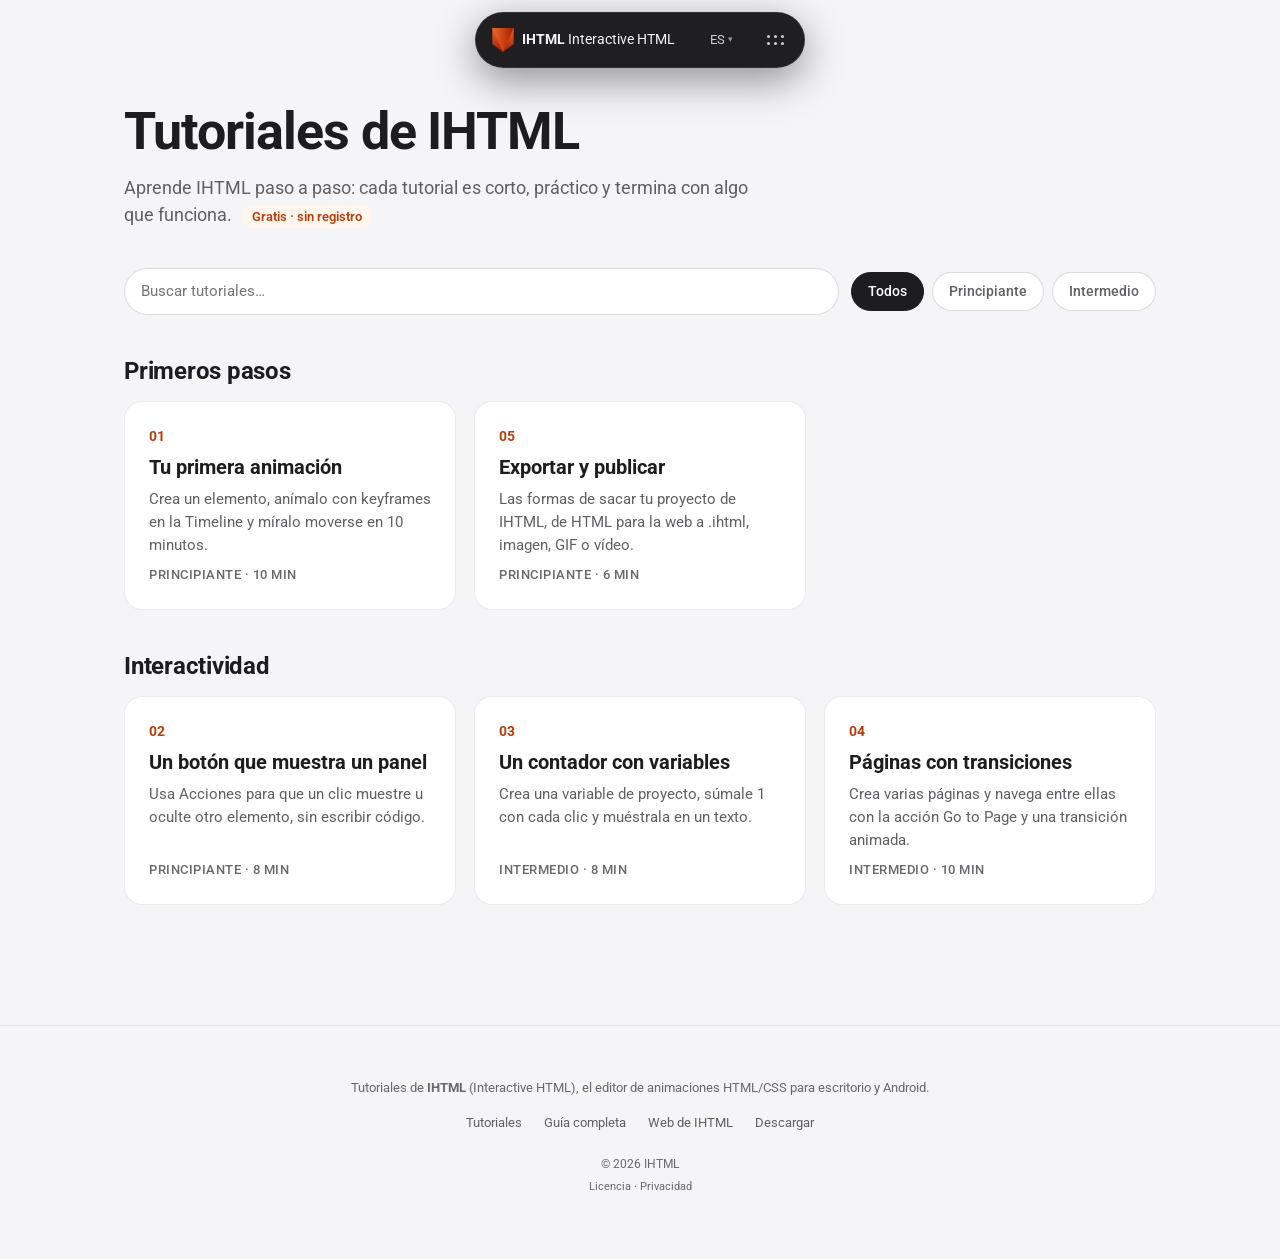
<file: index.html>
<!doctype html>
<html lang="es">
  <head>
    <meta charset="UTF-8" />
    <meta name="viewport" content="width=device-width, initial-scale=1.0" />
    <title>Tutoriales de IHTML — aprende a animar HTML sin código</title>
    <meta name="description" content="Tutoriales paso a paso de IHTML (Interactive HTML): animaciones con keyframes, botones interactivos, variables, páginas y exportación a HTML." />
    <meta name="robots" content="index, follow" />
    <link rel="canonical" href="https://ihtml.es/" />
    <link rel="alternate" hreflang="es" href="https://ihtml.es/" />
    <link rel="alternate" hreflang="en" href="https://ihtml.es/en/" />
    <link rel="alternate" hreflang="x-default" href="https://ihtml.es/" />
    <link rel="icon" type="image/svg+xml" href="assets/favicon.svg" />
    <meta property="og:type" content="website" />
    <meta property="og:site_name" content="Tutoriales de IHTML" />
    <meta property="og:locale" content="es_ES" />
    <meta property="og:title" content="Tutoriales de IHTML — aprende a animar HTML sin código" />
    <meta property="og:description" content="Tutoriales paso a paso de IHTML (Interactive HTML): animaciones con keyframes, botones interactivos, variables, páginas y exportación a HTML." />
    <meta property="og:url" content="https://ihtml.es/" />
    <meta property="og:image" content="https://ihtml.eu/assets/og-image.png" />
    <meta name="twitter:card" content="summary_large_image" />
    <link rel="preconnect" href="https://fonts.googleapis.com" />
    <link rel="preconnect" href="https://fonts.gstatic.com" crossorigin />
    <link href="https://fonts.googleapis.com/css2?family=Roboto:wght@400;500;700&display=swap" rel="stylesheet" />
    <link rel="stylesheet" href="assets/estilos.css" />
    <link rel="stylesheet" href="assets/tutorial.css" />
    <script type="application/ld+json">
{
  "@context": "https://schema.org",
  "@type": "CollectionPage",
  "name": "Tutoriales de IHTML",
  "description": "Tutoriales paso a paso de IHTML (Interactive HTML): animaciones con keyframes, botones interactivos, variables, páginas y exportación a HTML.",
  "inLanguage": "es",
  "url": "https://ihtml.es/",
  "hasPart": [
    {
      "@type": "HowTo",
      "name": "Tu primera animación",
      "url": "https://ihtml.es/primera-animacion.html"
    },
    {
      "@type": "HowTo",
      "name": "Un botón que muestra un panel",
      "url": "https://ihtml.es/boton-interactivo.html"
    },
    {
      "@type": "HowTo",
      "name": "Un contador con variables",
      "url": "https://ihtml.es/contador.html"
    },
    {
      "@type": "HowTo",
      "name": "Páginas con transiciones",
      "url": "https://ihtml.es/paginas-transiciones.html"
    },
    {
      "@type": "HowTo",
      "name": "Exportar y publicar",
      "url": "https://ihtml.es/exportar-publicar.html"
    }
  ]
}
    </script>
  </head>
  <body>
    <a class="skip-link" href="#contenido">Saltar al contenido</a>
    <header class="island">
      <button class="island-dot" aria-label="Menú" aria-expanded="false"></button>
      <a class="brand" href="index.html">
        <svg viewBox="0 0 555 625" aria-hidden="true" focusable="false">
          <defs>
            <linearGradient id="logoGrad" x1="277" y1="0" x2="277" y2="625" gradientUnits="userSpaceOnUse">
              <stop stop-color="#f16529" />
              <stop offset="1" stop-color="#a12100" />
            </linearGradient>
            <linearGradient id="logoGradH" x1="0" y1="312" x2="555" y2="312" gradientUnits="userSpaceOnUse">
              <stop stop-color="#f16529" />
              <stop offset="1" stop-color="#a12100" />
            </linearGradient>
          </defs>
          <path fill="url(#logoGrad)" d="M0 0H554.15V416.48L277.07 624.08 0 416.48Z" />
          <path fill="url(#logoGradH)" d="M554.15 0 277.07 624.08 0 0Z" />
        </svg>
        <span class="logo-text"><b>IHTML</b>&nbsp;Interactive HTML</span>
      </a>
      <div class="island-menu-wrap">
        <nav class="island-menu">
          <a href="index.html" class="is-activo">Tutoriales</a>
          <a href="https://ihtml.eu/es/guia-usuario.html">Guía completa</a>
          <a href="https://ihtml.eu/es/">Web de IHTML</a>
          <a class="is-cta" href="https://ihtml.eu/es/descargas.html">Descargar</a>
        </nav>
      </div>
      <div class="lang-switch">
        <button class="lang-switch-btn" type="button" aria-label="Idioma: Español" aria-haspopup="true" aria-expanded="false">
          ES<span class="lang-switch-caret" aria-hidden="true">▾</span>
        </button>
        <div class="lang-switch-menu">
          <a href="en/index.html" lang="en">English</a>
          <a href="#" class="is-activo" lang="es">Español</a>
        </div>
      </div>
    </header>

    <div class="wrap">
      <main id="contenido" class="tutoriales">
        <h1>Tutoriales de IHTML</h1>
        <p class="intro">Aprende IHTML paso a paso: cada tutorial es corto, práctico y termina con algo que funciona. <span class="tuto-free">Gratis · sin registro</span></p>
        <div class="tuto-tools">
          <input type="search" class="tuto-search" placeholder="Buscar tutoriales…" aria-label="Buscar tutoriales…" />
          <div class="tuto-chips" role="group">
          <button type="button" class="tuto-chip is-activo" data-level="">Todos</button>
          <button type="button" class="tuto-chip" data-level="beginner">Principiante</button>
          <button type="button" class="tuto-chip" data-level="intermediate">Intermedio</button>
          </div>
        </div>
        <section class="tuto-cat">
          <h2>Primeros pasos</h2>
          <div class="tuto-grid">
          <a class="tuto-card" href="primera-animacion.html" data-level="beginner" data-text="tu primera animación crea un elemento, anímalo con keyframes en la timeline y míralo moverse en 10 minutos. primeros pasos">
            <span class="tuto-num">01</span>
            <h3>Tu primera animación</h3>
            <p>Crea un elemento, anímalo con keyframes en la Timeline y míralo moverse en 10 minutos.</p>
            <span class="tuto-meta">Principiante · 10 min</span>
          </a>
          <a class="tuto-card" href="exportar-publicar.html" data-level="beginner" data-text="exportar y publicar las formas de sacar tu proyecto de ihtml, de html para la web a .ihtml, imagen, gif o vídeo. primeros pasos">
            <span class="tuto-num">05</span>
            <h3>Exportar y publicar</h3>
            <p>Las formas de sacar tu proyecto de IHTML, de HTML para la web a .ihtml, imagen, GIF o vídeo.</p>
            <span class="tuto-meta">Principiante · 6 min</span>
          </a>
          </div>
        </section>
        <section class="tuto-cat">
          <h2>Interactividad</h2>
          <div class="tuto-grid">
          <a class="tuto-card" href="boton-interactivo.html" data-level="beginner" data-text="un botón que muestra un panel usa acciones para que un clic muestre u oculte otro elemento, sin escribir código. interactividad">
            <span class="tuto-num">02</span>
            <h3>Un botón que muestra un panel</h3>
            <p>Usa Acciones para que un clic muestre u oculte otro elemento, sin escribir código.</p>
            <span class="tuto-meta">Principiante · 8 min</span>
          </a>
          <a class="tuto-card" href="contador.html" data-level="intermediate" data-text="un contador con variables crea una variable de proyecto, súmale 1 con cada clic y muéstrala en un texto. interactividad">
            <span class="tuto-num">03</span>
            <h3>Un contador con variables</h3>
            <p>Crea una variable de proyecto, súmale 1 con cada clic y muéstrala en un texto.</p>
            <span class="tuto-meta">Intermedio · 8 min</span>
          </a>
          <a class="tuto-card" href="paginas-transiciones.html" data-level="intermediate" data-text="páginas con transiciones crea varias páginas y navega entre ellas con la acción go to page y una transición animada. interactividad">
            <span class="tuto-num">04</span>
            <h3>Páginas con transiciones</h3>
            <p>Crea varias páginas y navega entre ellas con la acción Go to Page y una transición animada.</p>
            <span class="tuto-meta">Intermedio · 10 min</span>
          </a>
          </div>
        </section>
        <p class="tuto-empty" hidden>No hay tutoriales que coincidan con la búsqueda.</p>
      </main>
    </div>

    <footer>
      <p>Tutoriales de <b>IHTML</b> (Interactive HTML), el editor de animaciones HTML/CSS para escritorio y Android.</p>
      <div class="docs">
        <a href="index.html">Tutoriales</a>
        <a href="https://ihtml.eu/es/guia-usuario.html">Guía completa</a>
        <a href="https://ihtml.eu/es/">Web de IHTML</a>
        <a href="https://ihtml.eu/es/descargas.html">Descargar</a>
      </div>
      <p class="footer-credit">© 2026 IHTML</p>
      <p class="legal-links"><a href="https://ihtml.eu/es/licencia.html">Licencia</a> · <a href="https://ihtml.eu/es/privacidad.html">Privacidad</a></p>
    </footer>

    <script>
      const isla = document.querySelector('.island');
      const islaBot = document.querySelector('.island-dot');
      if (isla && islaBot) {
        islaBot.addEventListener('click', () => {
          const abierto = isla.classList.toggle('is-abierto');
          islaBot.setAttribute('aria-expanded', abierto);
        });
        document.addEventListener('click', (e) => {
          if (isla.contains(e.target)) return;
          isla.classList.remove('is-abierto');
          islaBot.setAttribute('aria-expanded', 'false');
        });
      }
      document.querySelectorAll('.lang-switch').forEach((ls) => {
        const btn = ls.querySelector('.lang-switch-btn');
        btn.addEventListener('click', (e) => {
          e.stopPropagation();
          const open = ls.classList.toggle('is-abierto');
          btn.setAttribute('aria-expanded', open);
        });
      });
      document.addEventListener('click', (e) => {
        document.querySelectorAll('.lang-switch.is-abierto').forEach((ls) => {
          if (ls.contains(e.target)) return;
          ls.classList.remove('is-abierto');
          ls.querySelector('.lang-switch-btn').setAttribute('aria-expanded', 'false');
        });
      });

      // Video de YouTube: el reproductor solo se carga al pulsar.
      document.querySelectorAll('.video-lite').forEach((b) => {
        b.addEventListener('click', () => {
          const f = document.createElement('iframe');
          f.src = 'https://www.youtube-nocookie.com/embed/' + b.dataset.yt + '?autoplay=1&rel=0';
          f.title = b.getAttribute('aria-label');
          f.allow = 'autoplay; encrypted-media; picture-in-picture; fullscreen';
          f.allowFullscreen = true;
          b.replaceWith(f);
        });
      });

      // Portada: buscador + filtro por nivel.
      const search = document.querySelector('.tuto-search');
      if (search) {
        let level = '';
        const apply = () => {
          const q = search.value.trim().toLowerCase();
          let total = 0;
          document.querySelectorAll('.tuto-cat').forEach((sec) => {
            let n = 0;
            sec.querySelectorAll('.tuto-card').forEach((c) => {
              const ok = (!level || c.dataset.level === level) && (!q || c.dataset.text.includes(q));
              c.hidden = !ok;
              if (ok) n++;
            });
            sec.hidden = n === 0;
            total += n;
          });
          document.querySelector('.tuto-empty').hidden = total > 0;
        };
        search.addEventListener('input', apply);
        document.querySelectorAll('.tuto-chip').forEach((chip) => {
          chip.addEventListener('click', () => {
            level = chip.dataset.level;
            document.querySelectorAll('.tuto-chip').forEach((c) => {
              c.classList.toggle('is-activo', c === chip);
              c.setAttribute('aria-pressed', c === chip);
            });
            apply();
          });
        });
      }
    </script>
  </body>
</html>
</file>
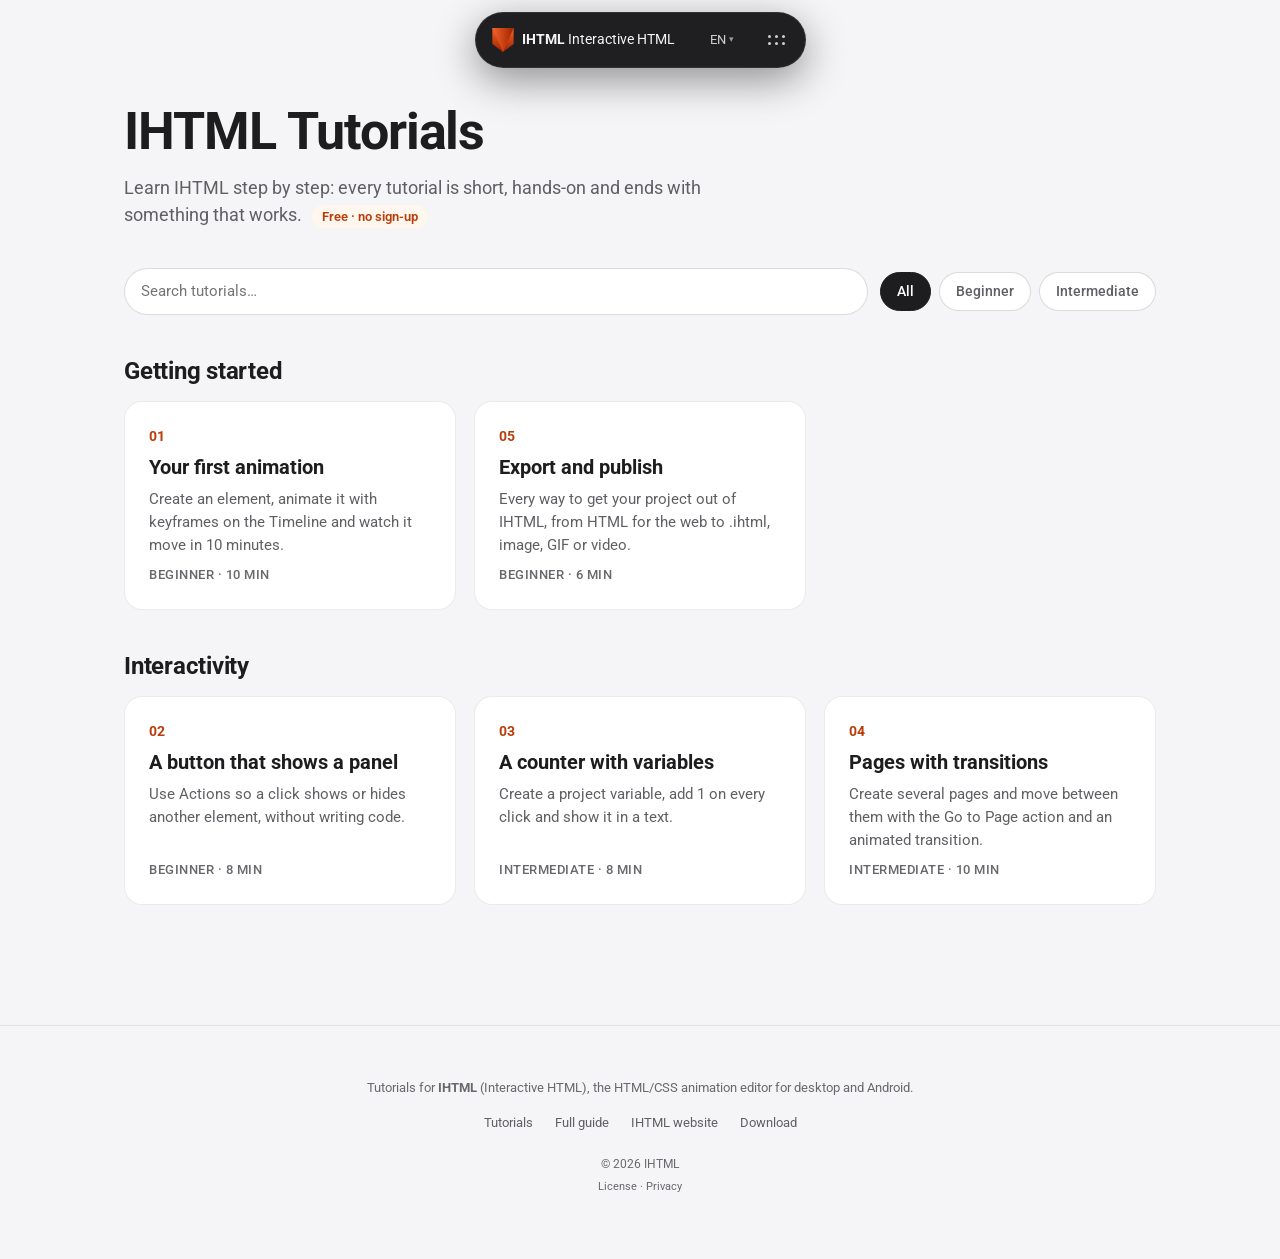
<file: en/index.html>
<!doctype html>
<html lang="en">
  <head>
    <meta charset="UTF-8" />
    <meta name="viewport" content="width=device-width, initial-scale=1.0" />
    <title>IHTML Tutorials — learn to animate HTML without code</title>
    <meta name="description" content="Step-by-step IHTML (Interactive HTML) tutorials: keyframe animation, interactive buttons, variables, pages and exporting to HTML." />
    <meta name="robots" content="index, follow" />
    <link rel="canonical" href="https://ihtml.es/en/" />
    <link rel="alternate" hreflang="es" href="https://ihtml.es/" />
    <link rel="alternate" hreflang="en" href="https://ihtml.es/en/" />
    <link rel="alternate" hreflang="x-default" href="https://ihtml.es/" />
    <link rel="icon" type="image/svg+xml" href="../assets/favicon.svg" />
    <meta property="og:type" content="website" />
    <meta property="og:site_name" content="IHTML Tutorials" />
    <meta property="og:locale" content="en_US" />
    <meta property="og:title" content="IHTML Tutorials — learn to animate HTML without code" />
    <meta property="og:description" content="Step-by-step IHTML (Interactive HTML) tutorials: keyframe animation, interactive buttons, variables, pages and exporting to HTML." />
    <meta property="og:url" content="https://ihtml.es/en/" />
    <meta property="og:image" content="https://ihtml.eu/assets/og-image.png" />
    <meta name="twitter:card" content="summary_large_image" />
    <link rel="preconnect" href="https://fonts.googleapis.com" />
    <link rel="preconnect" href="https://fonts.gstatic.com" crossorigin />
    <link href="https://fonts.googleapis.com/css2?family=Roboto:wght@400;500;700&display=swap" rel="stylesheet" />
    <link rel="stylesheet" href="../assets/estilos.css" />
    <link rel="stylesheet" href="../assets/tutorial.css" />
    <script type="application/ld+json">
{
  "@context": "https://schema.org",
  "@type": "CollectionPage",
  "name": "IHTML Tutorials",
  "description": "Step-by-step IHTML (Interactive HTML) tutorials: keyframe animation, interactive buttons, variables, pages and exporting to HTML.",
  "inLanguage": "en",
  "url": "https://ihtml.es/en/",
  "hasPart": [
    {
      "@type": "HowTo",
      "name": "Your first animation",
      "url": "https://ihtml.es/en/first-animation.html"
    },
    {
      "@type": "HowTo",
      "name": "A button that shows a panel",
      "url": "https://ihtml.es/en/interactive-button.html"
    },
    {
      "@type": "HowTo",
      "name": "A counter with variables",
      "url": "https://ihtml.es/en/counter.html"
    },
    {
      "@type": "HowTo",
      "name": "Pages with transitions",
      "url": "https://ihtml.es/en/pages-transitions.html"
    },
    {
      "@type": "HowTo",
      "name": "Export and publish",
      "url": "https://ihtml.es/en/export-publish.html"
    }
  ]
}
    </script>
  </head>
  <body>
    <a class="skip-link" href="#contenido">Skip to content</a>
    <header class="island">
      <button class="island-dot" aria-label="Menu" aria-expanded="false"></button>
      <a class="brand" href="index.html">
        <svg viewBox="0 0 555 625" aria-hidden="true" focusable="false">
          <defs>
            <linearGradient id="logoGrad" x1="277" y1="0" x2="277" y2="625" gradientUnits="userSpaceOnUse">
              <stop stop-color="#f16529" />
              <stop offset="1" stop-color="#a12100" />
            </linearGradient>
            <linearGradient id="logoGradH" x1="0" y1="312" x2="555" y2="312" gradientUnits="userSpaceOnUse">
              <stop stop-color="#f16529" />
              <stop offset="1" stop-color="#a12100" />
            </linearGradient>
          </defs>
          <path fill="url(#logoGrad)" d="M0 0H554.15V416.48L277.07 624.08 0 416.48Z" />
          <path fill="url(#logoGradH)" d="M554.15 0 277.07 624.08 0 0Z" />
        </svg>
        <span class="logo-text"><b>IHTML</b>&nbsp;Interactive HTML</span>
      </a>
      <div class="island-menu-wrap">
        <nav class="island-menu">
          <a href="index.html" class="is-activo">Tutorials</a>
          <a href="https://ihtml.eu/guide.html">Full guide</a>
          <a href="https://ihtml.eu/">IHTML website</a>
          <a class="is-cta" href="https://ihtml.eu/downloads.html">Download</a>
        </nav>
      </div>
      <div class="lang-switch">
        <button class="lang-switch-btn" type="button" aria-label="Language: English" aria-haspopup="true" aria-expanded="false">
          EN<span class="lang-switch-caret" aria-hidden="true">▾</span>
        </button>
        <div class="lang-switch-menu">
          <a href="../index.html" lang="es">Español</a>
          <a href="#" class="is-activo" lang="en">English</a>
        </div>
      </div>
    </header>

    <div class="wrap">
      <main id="contenido" class="tutoriales">
        <h1>IHTML Tutorials</h1>
        <p class="intro">Learn IHTML step by step: every tutorial is short, hands-on and ends with something that works. <span class="tuto-free">Free · no sign-up</span></p>
        <div class="tuto-tools">
          <input type="search" class="tuto-search" placeholder="Search tutorials…" aria-label="Search tutorials…" />
          <div class="tuto-chips" role="group">
          <button type="button" class="tuto-chip is-activo" data-level="">All</button>
          <button type="button" class="tuto-chip" data-level="beginner">Beginner</button>
          <button type="button" class="tuto-chip" data-level="intermediate">Intermediate</button>
          </div>
        </div>
        <section class="tuto-cat">
          <h2>Getting started</h2>
          <div class="tuto-grid">
          <a class="tuto-card" href="first-animation.html" data-level="beginner" data-text="your first animation create an element, animate it with keyframes on the timeline and watch it move in 10 minutes. getting started">
            <span class="tuto-num">01</span>
            <h3>Your first animation</h3>
            <p>Create an element, animate it with keyframes on the Timeline and watch it move in 10 minutes.</p>
            <span class="tuto-meta">Beginner · 10 min</span>
          </a>
          <a class="tuto-card" href="export-publish.html" data-level="beginner" data-text="export and publish every way to get your project out of ihtml, from html for the web to .ihtml, image, gif or video. getting started">
            <span class="tuto-num">05</span>
            <h3>Export and publish</h3>
            <p>Every way to get your project out of IHTML, from HTML for the web to .ihtml, image, GIF or video.</p>
            <span class="tuto-meta">Beginner · 6 min</span>
          </a>
          </div>
        </section>
        <section class="tuto-cat">
          <h2>Interactivity</h2>
          <div class="tuto-grid">
          <a class="tuto-card" href="interactive-button.html" data-level="beginner" data-text="a button that shows a panel use actions so a click shows or hides another element, without writing code. interactivity">
            <span class="tuto-num">02</span>
            <h3>A button that shows a panel</h3>
            <p>Use Actions so a click shows or hides another element, without writing code.</p>
            <span class="tuto-meta">Beginner · 8 min</span>
          </a>
          <a class="tuto-card" href="counter.html" data-level="intermediate" data-text="a counter with variables create a project variable, add 1 on every click and show it in a text. interactivity">
            <span class="tuto-num">03</span>
            <h3>A counter with variables</h3>
            <p>Create a project variable, add 1 on every click and show it in a text.</p>
            <span class="tuto-meta">Intermediate · 8 min</span>
          </a>
          <a class="tuto-card" href="pages-transitions.html" data-level="intermediate" data-text="pages with transitions create several pages and move between them with the go to page action and an animated transition. interactivity">
            <span class="tuto-num">04</span>
            <h3>Pages with transitions</h3>
            <p>Create several pages and move between them with the Go to Page action and an animated transition.</p>
            <span class="tuto-meta">Intermediate · 10 min</span>
          </a>
          </div>
        </section>
        <p class="tuto-empty" hidden>No tutorials match your search.</p>
      </main>
    </div>

    <footer>
      <p>Tutorials for <b>IHTML</b> (Interactive HTML), the HTML/CSS animation editor for desktop and Android.</p>
      <div class="docs">
        <a href="index.html">Tutorials</a>
        <a href="https://ihtml.eu/guide.html">Full guide</a>
        <a href="https://ihtml.eu/">IHTML website</a>
        <a href="https://ihtml.eu/downloads.html">Download</a>
      </div>
      <p class="footer-credit">© 2026 IHTML</p>
      <p class="legal-links"><a href="https://ihtml.eu/license.html">License</a> · <a href="https://ihtml.eu/privacy.html">Privacy</a></p>
    </footer>

    <script>
      const isla = document.querySelector('.island');
      const islaBot = document.querySelector('.island-dot');
      if (isla && islaBot) {
        islaBot.addEventListener('click', () => {
          const abierto = isla.classList.toggle('is-abierto');
          islaBot.setAttribute('aria-expanded', abierto);
        });
        document.addEventListener('click', (e) => {
          if (isla.contains(e.target)) return;
          isla.classList.remove('is-abierto');
          islaBot.setAttribute('aria-expanded', 'false');
        });
      }
      document.querySelectorAll('.lang-switch').forEach((ls) => {
        const btn = ls.querySelector('.lang-switch-btn');
        btn.addEventListener('click', (e) => {
          e.stopPropagation();
          const open = ls.classList.toggle('is-abierto');
          btn.setAttribute('aria-expanded', open);
        });
      });
      document.addEventListener('click', (e) => {
        document.querySelectorAll('.lang-switch.is-abierto').forEach((ls) => {
          if (ls.contains(e.target)) return;
          ls.classList.remove('is-abierto');
          ls.querySelector('.lang-switch-btn').setAttribute('aria-expanded', 'false');
        });
      });

      // Video de YouTube: el reproductor solo se carga al pulsar.
      document.querySelectorAll('.video-lite').forEach((b) => {
        b.addEventListener('click', () => {
          const f = document.createElement('iframe');
          f.src = 'https://www.youtube-nocookie.com/embed/' + b.dataset.yt + '?autoplay=1&rel=0';
          f.title = b.getAttribute('aria-label');
          f.allow = 'autoplay; encrypted-media; picture-in-picture; fullscreen';
          f.allowFullscreen = true;
          b.replaceWith(f);
        });
      });

      // Portada: buscador + filtro por nivel.
      const search = document.querySelector('.tuto-search');
      if (search) {
        let level = '';
        const apply = () => {
          const q = search.value.trim().toLowerCase();
          let total = 0;
          document.querySelectorAll('.tuto-cat').forEach((sec) => {
            let n = 0;
            sec.querySelectorAll('.tuto-card').forEach((c) => {
              const ok = (!level || c.dataset.level === level) && (!q || c.dataset.text.includes(q));
              c.hidden = !ok;
              if (ok) n++;
            });
            sec.hidden = n === 0;
            total += n;
          });
          document.querySelector('.tuto-empty').hidden = total > 0;
        };
        search.addEventListener('input', apply);
        document.querySelectorAll('.tuto-chip').forEach((chip) => {
          chip.addEventListener('click', () => {
            level = chip.dataset.level;
            document.querySelectorAll('.tuto-chip').forEach((c) => {
              c.classList.toggle('is-activo', c === chip);
              c.setAttribute('aria-pressed', c === chip);
            });
            apply();
          });
        });
      }
    </script>
  </body>
</html>
</file>
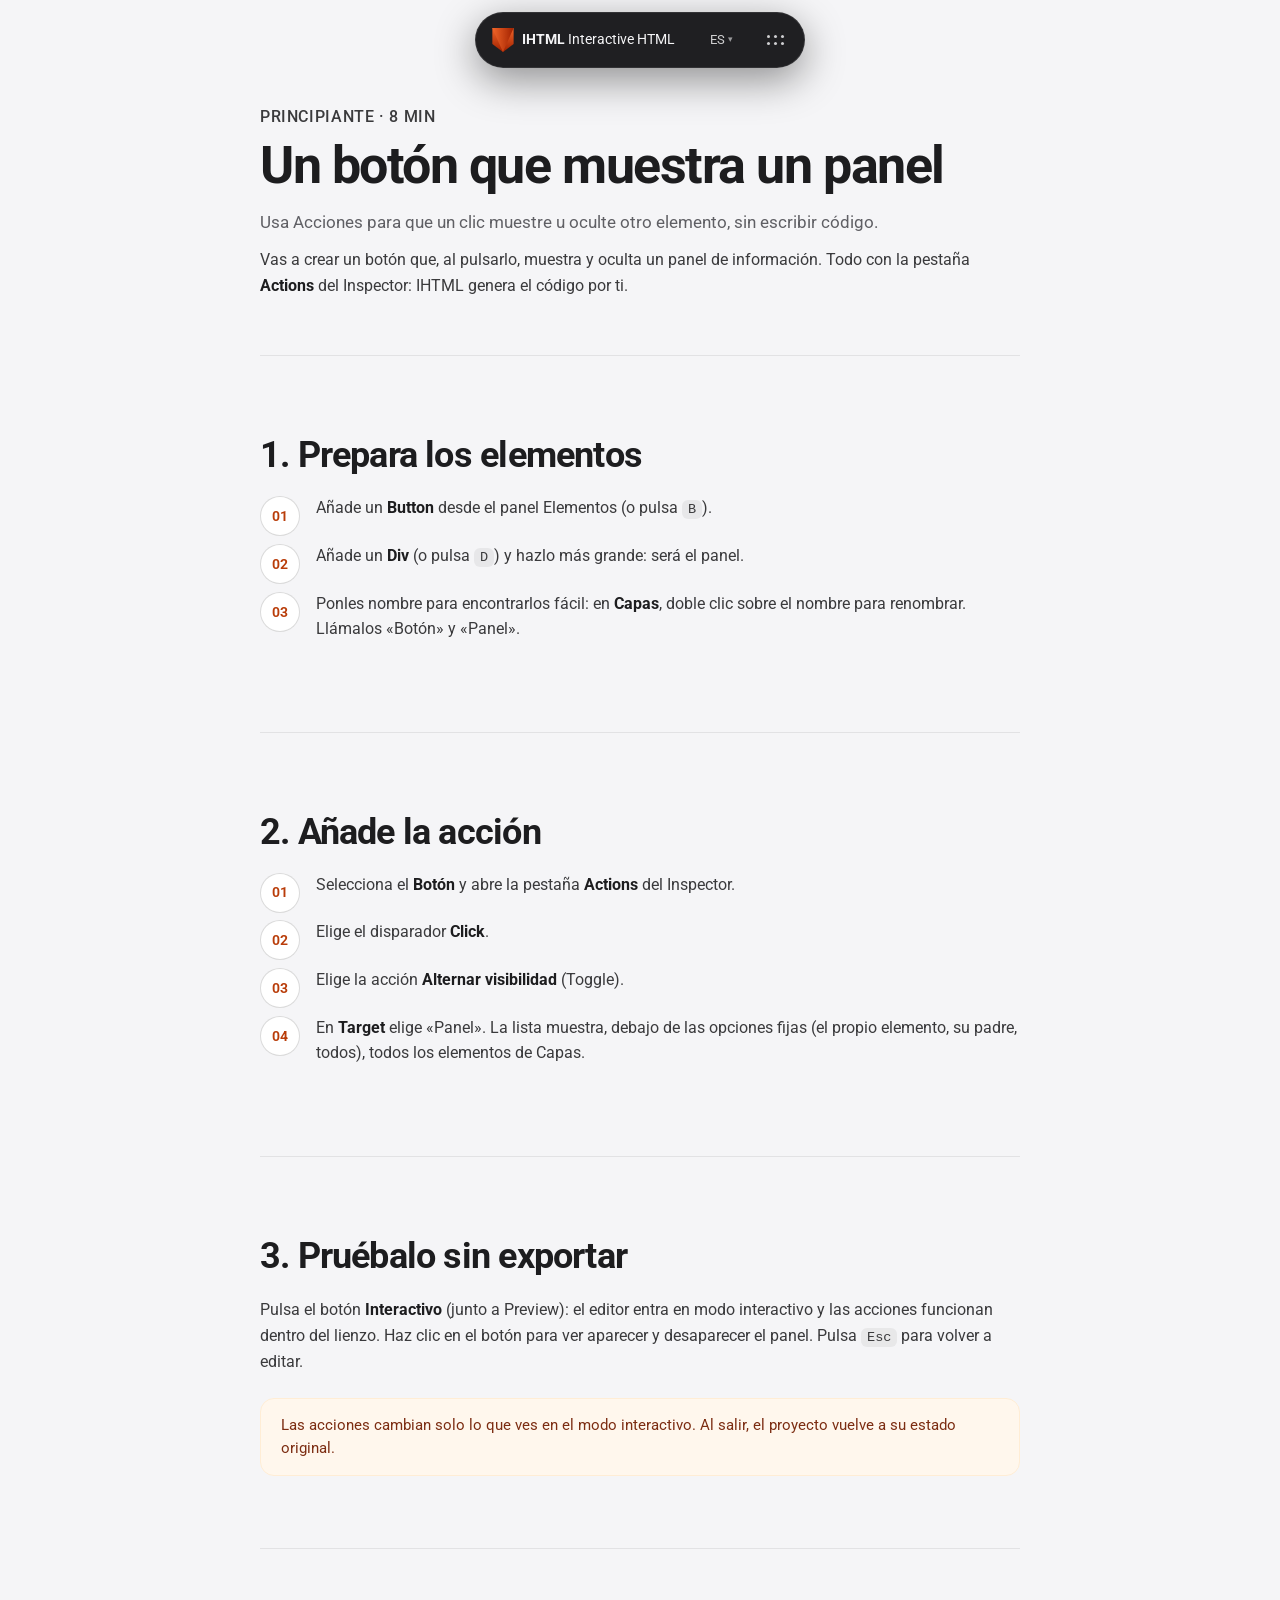
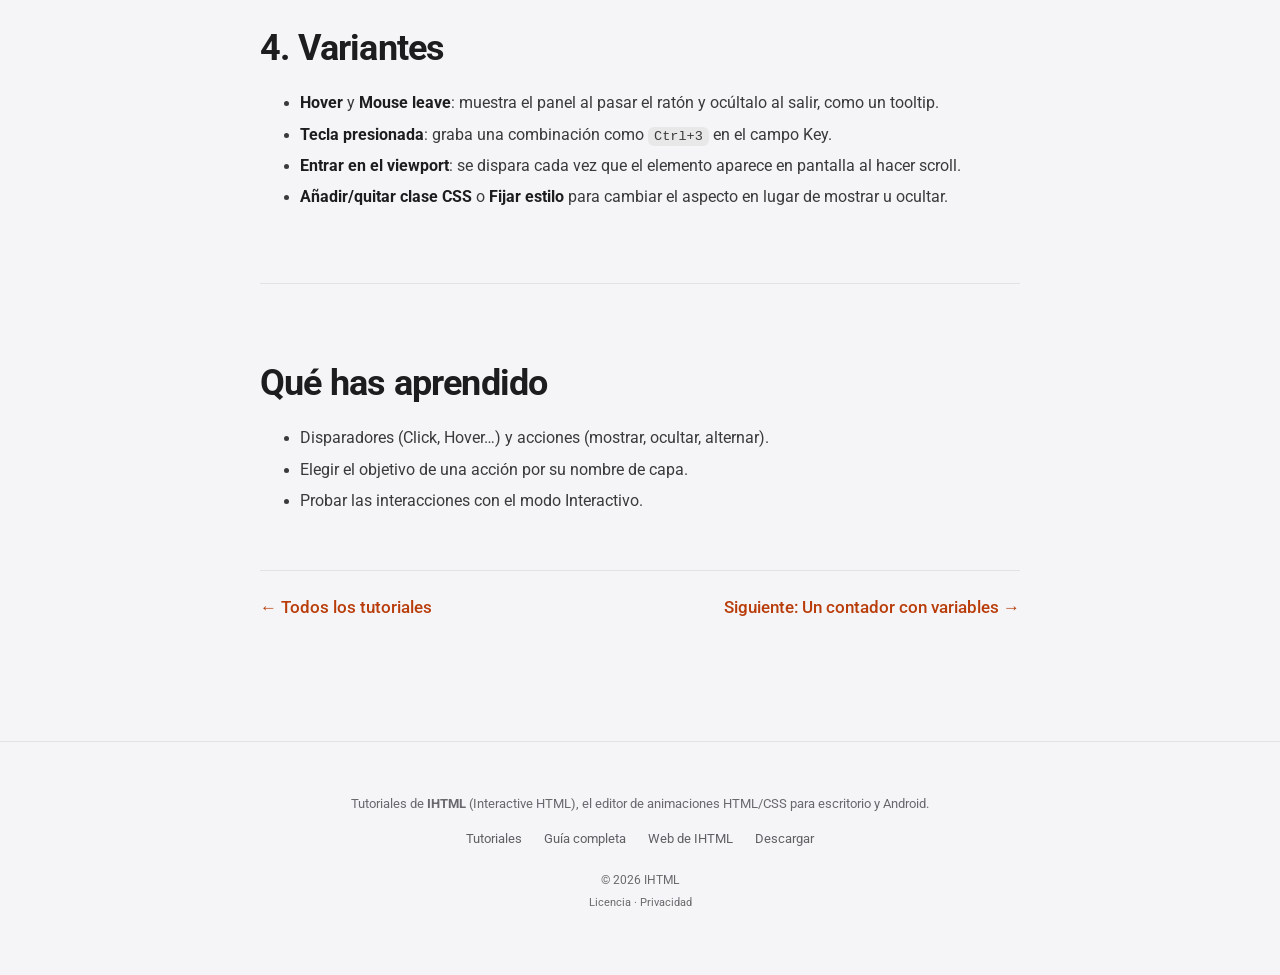
<file: boton-interactivo.html>
<!doctype html>
<html lang="es">
  <head>
    <meta charset="UTF-8" />
    <meta name="viewport" content="width=device-width, initial-scale=1.0" />
    <title>Un botón que muestra un panel — Tutoriales de IHTML</title>
    <meta name="description" content="Usa Acciones para que un clic muestre u oculte otro elemento, sin escribir código." />
    <meta name="robots" content="index, follow" />
    <link rel="canonical" href="https://ihtml.es/boton-interactivo.html" />
    <link rel="alternate" hreflang="es" href="https://ihtml.es/boton-interactivo.html" />
    <link rel="alternate" hreflang="en" href="https://ihtml.es/en/interactive-button.html" />
    <link rel="alternate" hreflang="x-default" href="https://ihtml.es/boton-interactivo.html" />
    <link rel="icon" type="image/svg+xml" href="assets/favicon.svg" />
    <meta property="og:type" content="article" />
    <meta property="og:site_name" content="Tutoriales de IHTML" />
    <meta property="og:locale" content="es_ES" />
    <meta property="og:title" content="Un botón que muestra un panel — Tutoriales de IHTML" />
    <meta property="og:description" content="Usa Acciones para que un clic muestre u oculte otro elemento, sin escribir código." />
    <meta property="og:url" content="https://ihtml.es/boton-interactivo.html" />
    <meta property="og:image" content="https://ihtml.eu/assets/og-image.png" />
    <meta name="twitter:card" content="summary_large_image" />
    <link rel="preconnect" href="https://fonts.googleapis.com" />
    <link rel="preconnect" href="https://fonts.gstatic.com" crossorigin />
    <link href="https://fonts.googleapis.com/css2?family=Roboto:wght@400;500;700&display=swap" rel="stylesheet" />
    <link rel="stylesheet" href="assets/estilos.css" />
    <link rel="stylesheet" href="assets/tutorial.css" />
    <script type="application/ld+json">
{
  "@context": "https://schema.org",
  "@type": "HowTo",
  "name": "Un botón que muestra un panel",
  "description": "Usa Acciones para que un clic muestre u oculte otro elemento, sin escribir código.",
  "inLanguage": "es",
  "totalTime": "PT8M",
  "url": "https://ihtml.es/boton-interactivo.html",
  "image": "https://ihtml.eu/assets/og-image.png"
}
    </script>
  </head>
  <body>
    <a class="skip-link" href="#contenido">Saltar al contenido</a>
    <header class="island">
      <button class="island-dot" aria-label="Menú" aria-expanded="false"></button>
      <a class="brand" href="index.html">
        <svg viewBox="0 0 555 625" aria-hidden="true" focusable="false">
          <defs>
            <linearGradient id="logoGrad" x1="277" y1="0" x2="277" y2="625" gradientUnits="userSpaceOnUse">
              <stop stop-color="#f16529" />
              <stop offset="1" stop-color="#a12100" />
            </linearGradient>
            <linearGradient id="logoGradH" x1="0" y1="312" x2="555" y2="312" gradientUnits="userSpaceOnUse">
              <stop stop-color="#f16529" />
              <stop offset="1" stop-color="#a12100" />
            </linearGradient>
          </defs>
          <path fill="url(#logoGrad)" d="M0 0H554.15V416.48L277.07 624.08 0 416.48Z" />
          <path fill="url(#logoGradH)" d="M554.15 0 277.07 624.08 0 0Z" />
        </svg>
        <span class="logo-text"><b>IHTML</b>&nbsp;Interactive HTML</span>
      </a>
      <div class="island-menu-wrap">
        <nav class="island-menu">
          <a href="index.html" class="is-activo">Tutoriales</a>
          <a href="https://ihtml.eu/es/guia-usuario.html">Guía completa</a>
          <a href="https://ihtml.eu/es/">Web de IHTML</a>
          <a class="is-cta" href="https://ihtml.eu/es/descargas.html">Descargar</a>
        </nav>
      </div>
      <div class="lang-switch">
        <button class="lang-switch-btn" type="button" aria-label="Idioma: Español" aria-haspopup="true" aria-expanded="false">
          ES<span class="lang-switch-caret" aria-hidden="true">▾</span>
        </button>
        <div class="lang-switch-menu">
          <a href="en/interactive-button.html" lang="en">English</a>
          <a href="#" class="is-activo" lang="es">Español</a>
        </div>
      </div>
    </header>

    <div class="wrap">
      <main id="contenido" class="guia tutorial">
        <p class="tuto-meta">Principiante · 8 min</p>
        <h1>Un botón que muestra un panel</h1>
        <p class="intro">Usa Acciones para que un clic muestre u oculte otro elemento, sin escribir código.</p>

<p>Vas a crear un botón que, al pulsarlo, muestra y oculta un panel de información. Todo con la pestaña <b>Actions</b> del Inspector: IHTML genera el código por ti.</p>
<h2 id="1-prepara-los-elementos">1. Prepara los elementos</h2>
<ol class="pasos"><li>Añade un <b>Button</b> desde el panel Elementos (o pulsa <code>B</code>).</li><li>Añade un <b>Div</b> (o pulsa <code>D</code>) y hazlo más grande: será el panel.</li><li>Ponles nombre para encontrarlos fácil: en <b>Capas</b>, doble clic sobre el nombre para renombrar. Llámalos «Botón» y «Panel».</li></ol>
<h2 id="2-anade-la-accion">2. Añade la acción</h2>
<ol class="pasos"><li>Selecciona el <b>Botón</b> y abre la pestaña <b>Actions</b> del Inspector.</li><li>Elige el disparador <b>Click</b>.</li><li>Elige la acción <b>Alternar visibilidad</b> (Toggle).</li><li>En <b>Target</b> elige «Panel». La lista muestra, debajo de las opciones fijas (el propio elemento, su padre, todos), todos los elementos de Capas.</li></ol>
<h2 id="3-pruebalo-sin-exportar">3. Pruébalo sin exportar</h2>
<p>Pulsa el botón <b>Interactivo</b> (junto a Preview): el editor entra en modo interactivo y las acciones funcionan dentro del lienzo. Haz clic en el botón para ver aparecer y desaparecer el panel. Pulsa <code>Esc</code> para volver a editar.</p>
<p class="nota">Las acciones cambian solo lo que ves en el modo interactivo. Al salir, el proyecto vuelve a su estado original.</p>
<h2 id="4-variantes">4. Variantes</h2>
<ul><li><b>Hover</b> y <b>Mouse leave</b>: muestra el panel al pasar el ratón y ocúltalo al salir, como un tooltip.</li><li><b>Tecla presionada</b>: graba una combinación como <code>Ctrl+3</code> en el campo Key.</li><li><b>Entrar en el viewport</b>: se dispara cada vez que el elemento aparece en pantalla al hacer scroll.</li><li><b>Añadir/quitar clase CSS</b> o <b>Fijar estilo</b> para cambiar el aspecto en lugar de mostrar u ocultar.</li></ul>
<h2 id="que-has-aprendido">Qué has aprendido</h2>
<ul><li>Disparadores (Click, Hover…) y acciones (mostrar, ocultar, alternar).</li><li>Elegir el objetivo de una acción por su nombre de capa.</li><li>Probar las interacciones con el modo Interactivo.</li></ul>
        <nav class="tuto-nav">
          <a href="index.html">← Todos los tutoriales</a>
          <a href="contador.html">Siguiente: Un contador con variables →</a>
        </nav>
      </main>
    </div>

    <footer>
      <p>Tutoriales de <b>IHTML</b> (Interactive HTML), el editor de animaciones HTML/CSS para escritorio y Android.</p>
      <div class="docs">
        <a href="index.html">Tutoriales</a>
        <a href="https://ihtml.eu/es/guia-usuario.html">Guía completa</a>
        <a href="https://ihtml.eu/es/">Web de IHTML</a>
        <a href="https://ihtml.eu/es/descargas.html">Descargar</a>
      </div>
      <p class="footer-credit">© 2026 IHTML</p>
      <p class="legal-links"><a href="https://ihtml.eu/es/licencia.html">Licencia</a> · <a href="https://ihtml.eu/es/privacidad.html">Privacidad</a></p>
    </footer>

    <script>
      const isla = document.querySelector('.island');
      const islaBot = document.querySelector('.island-dot');
      if (isla && islaBot) {
        islaBot.addEventListener('click', () => {
          const abierto = isla.classList.toggle('is-abierto');
          islaBot.setAttribute('aria-expanded', abierto);
        });
        document.addEventListener('click', (e) => {
          if (isla.contains(e.target)) return;
          isla.classList.remove('is-abierto');
          islaBot.setAttribute('aria-expanded', 'false');
        });
      }
      document.querySelectorAll('.lang-switch').forEach((ls) => {
        const btn = ls.querySelector('.lang-switch-btn');
        btn.addEventListener('click', (e) => {
          e.stopPropagation();
          const open = ls.classList.toggle('is-abierto');
          btn.setAttribute('aria-expanded', open);
        });
      });
      document.addEventListener('click', (e) => {
        document.querySelectorAll('.lang-switch.is-abierto').forEach((ls) => {
          if (ls.contains(e.target)) return;
          ls.classList.remove('is-abierto');
          ls.querySelector('.lang-switch-btn').setAttribute('aria-expanded', 'false');
        });
      });

      // Video de YouTube: el reproductor solo se carga al pulsar.
      document.querySelectorAll('.video-lite').forEach((b) => {
        b.addEventListener('click', () => {
          const f = document.createElement('iframe');
          f.src = 'https://www.youtube-nocookie.com/embed/' + b.dataset.yt + '?autoplay=1&rel=0';
          f.title = b.getAttribute('aria-label');
          f.allow = 'autoplay; encrypted-media; picture-in-picture; fullscreen';
          f.allowFullscreen = true;
          b.replaceWith(f);
        });
      });

      // Portada: buscador + filtro por nivel.
      const search = document.querySelector('.tuto-search');
      if (search) {
        let level = '';
        const apply = () => {
          const q = search.value.trim().toLowerCase();
          let total = 0;
          document.querySelectorAll('.tuto-cat').forEach((sec) => {
            let n = 0;
            sec.querySelectorAll('.tuto-card').forEach((c) => {
              const ok = (!level || c.dataset.level === level) && (!q || c.dataset.text.includes(q));
              c.hidden = !ok;
              if (ok) n++;
            });
            sec.hidden = n === 0;
            total += n;
          });
          document.querySelector('.tuto-empty').hidden = total > 0;
        };
        search.addEventListener('input', apply);
        document.querySelectorAll('.tuto-chip').forEach((chip) => {
          chip.addEventListener('click', () => {
            level = chip.dataset.level;
            document.querySelectorAll('.tuto-chip').forEach((c) => {
              c.classList.toggle('is-activo', c === chip);
              c.setAttribute('aria-pressed', c === chip);
            });
            apply();
          });
        });
      }
    </script>
  </body>
</html>
</file>
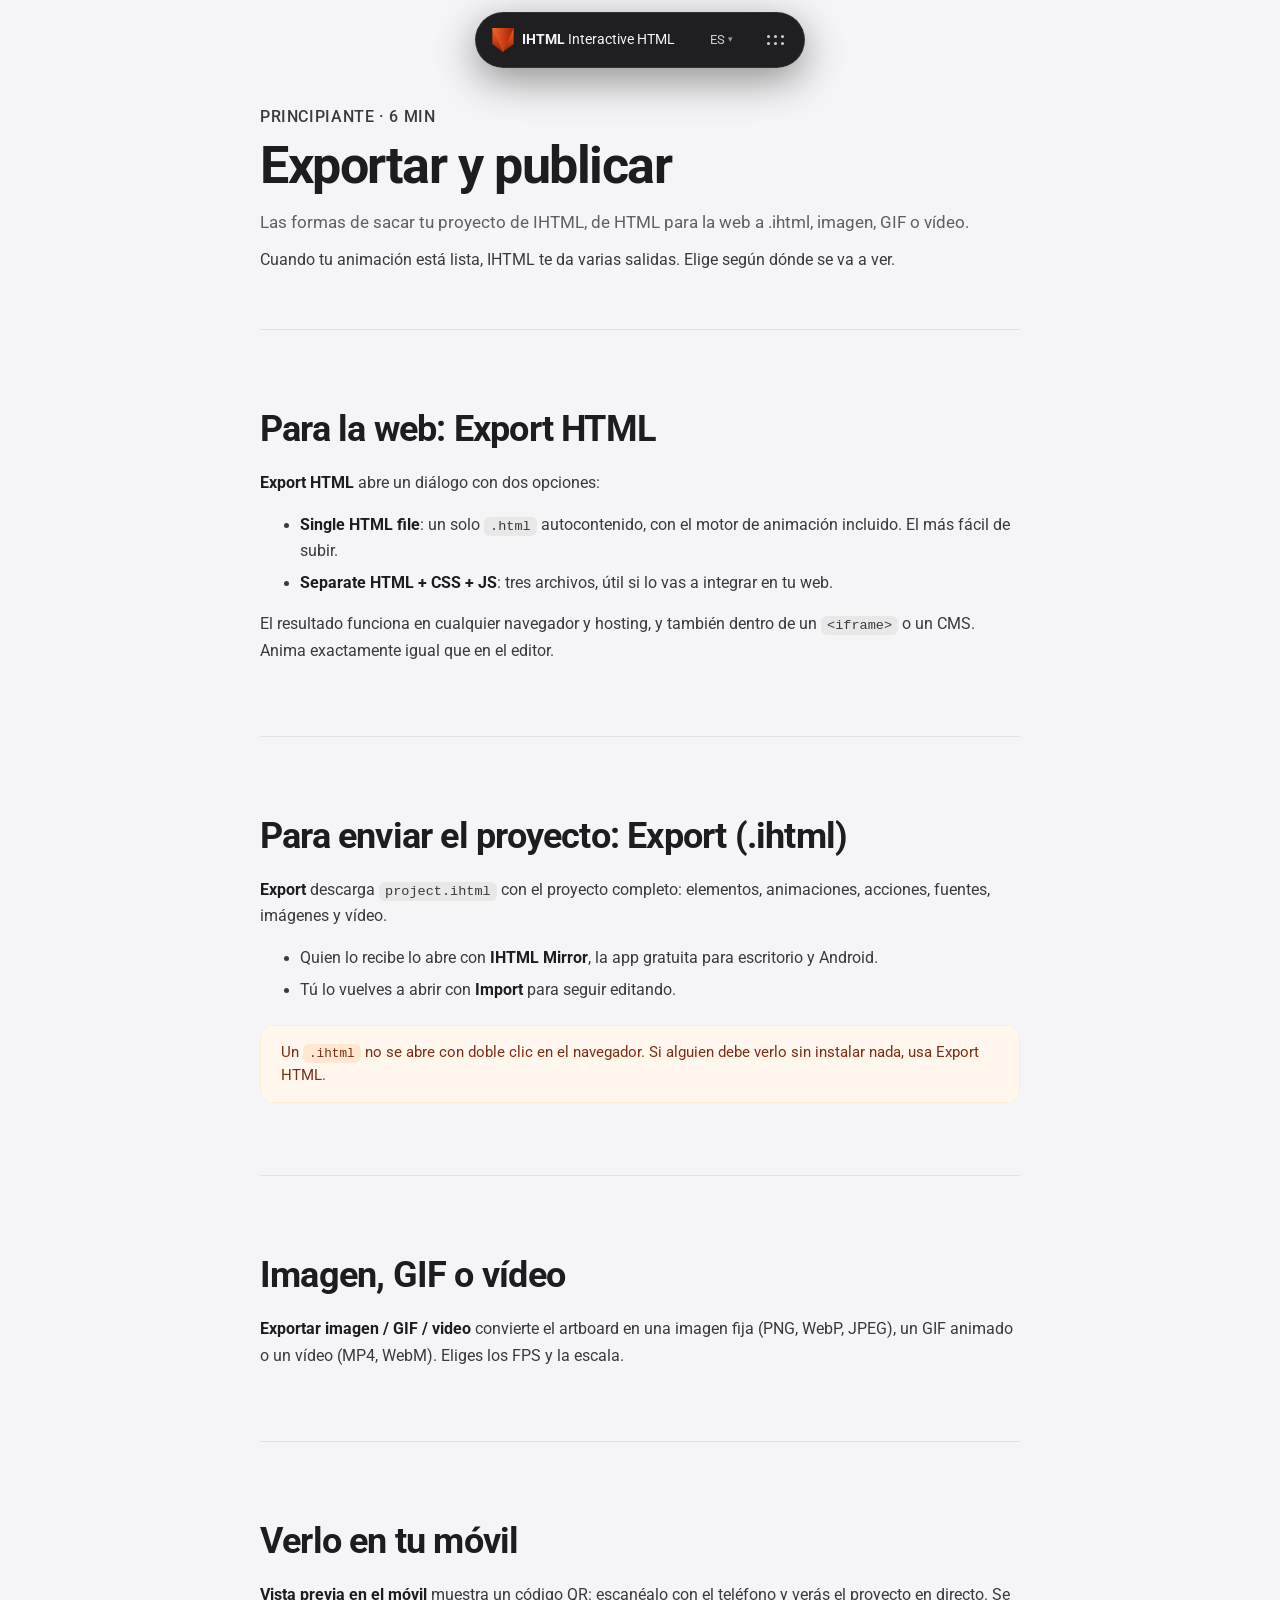
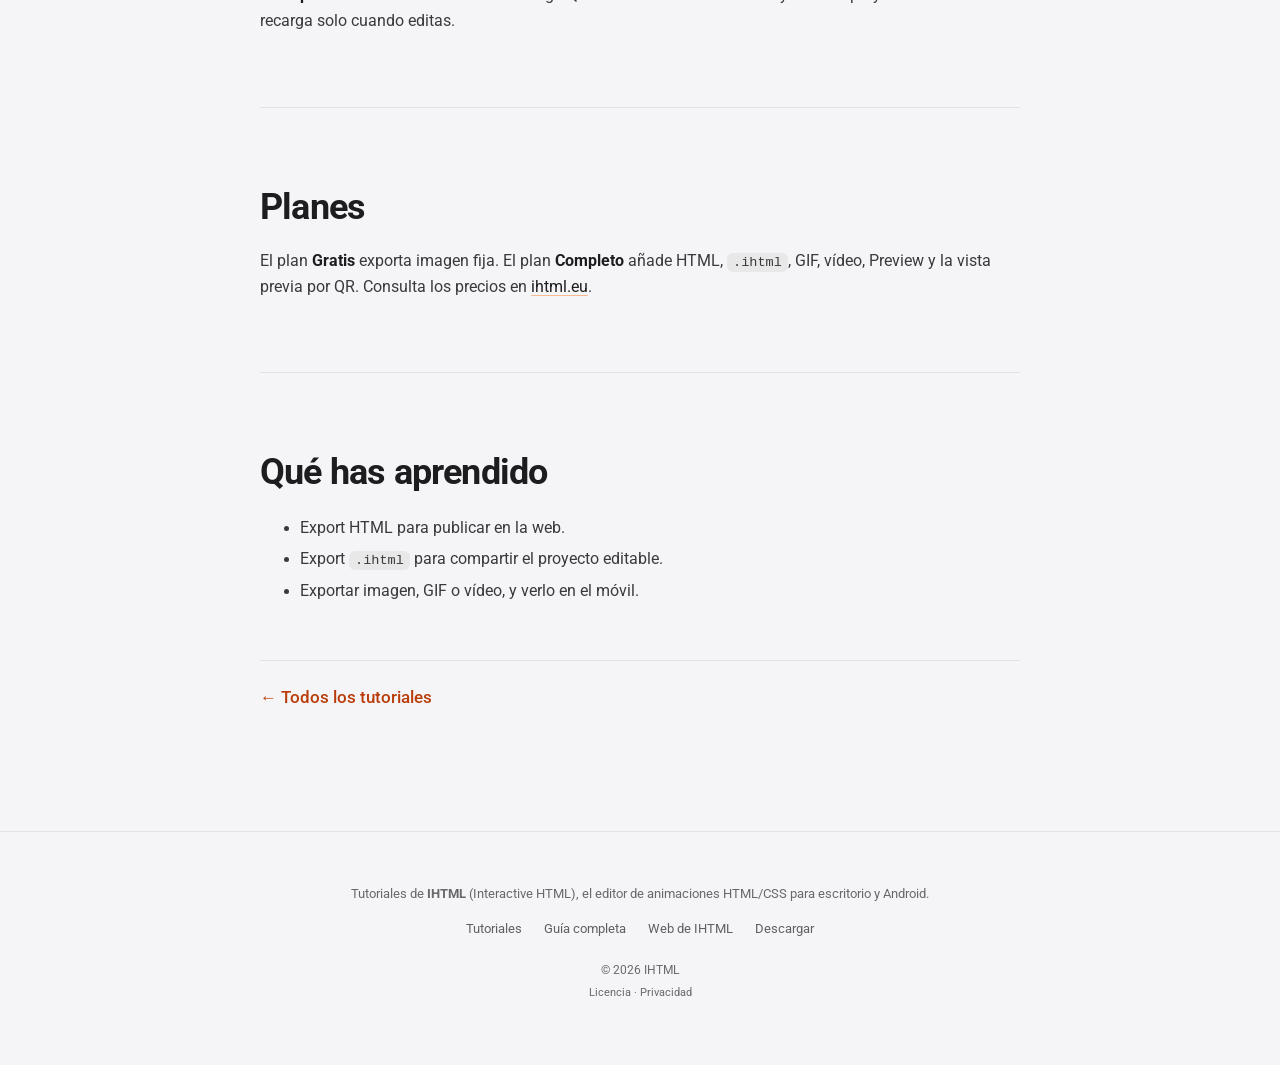
<file: exportar-publicar.html>
<!doctype html>
<html lang="es">
  <head>
    <meta charset="UTF-8" />
    <meta name="viewport" content="width=device-width, initial-scale=1.0" />
    <title>Exportar y publicar — Tutoriales de IHTML</title>
    <meta name="description" content="Las formas de sacar tu proyecto de IHTML, de HTML para la web a .ihtml, imagen, GIF o vídeo." />
    <meta name="robots" content="index, follow" />
    <link rel="canonical" href="https://ihtml.es/exportar-publicar.html" />
    <link rel="alternate" hreflang="es" href="https://ihtml.es/exportar-publicar.html" />
    <link rel="alternate" hreflang="en" href="https://ihtml.es/en/export-publish.html" />
    <link rel="alternate" hreflang="x-default" href="https://ihtml.es/exportar-publicar.html" />
    <link rel="icon" type="image/svg+xml" href="assets/favicon.svg" />
    <meta property="og:type" content="article" />
    <meta property="og:site_name" content="Tutoriales de IHTML" />
    <meta property="og:locale" content="es_ES" />
    <meta property="og:title" content="Exportar y publicar — Tutoriales de IHTML" />
    <meta property="og:description" content="Las formas de sacar tu proyecto de IHTML, de HTML para la web a .ihtml, imagen, GIF o vídeo." />
    <meta property="og:url" content="https://ihtml.es/exportar-publicar.html" />
    <meta property="og:image" content="https://ihtml.eu/assets/og-image.png" />
    <meta name="twitter:card" content="summary_large_image" />
    <link rel="preconnect" href="https://fonts.googleapis.com" />
    <link rel="preconnect" href="https://fonts.gstatic.com" crossorigin />
    <link href="https://fonts.googleapis.com/css2?family=Roboto:wght@400;500;700&display=swap" rel="stylesheet" />
    <link rel="stylesheet" href="assets/estilos.css" />
    <link rel="stylesheet" href="assets/tutorial.css" />
    <script type="application/ld+json">
{
  "@context": "https://schema.org",
  "@type": "HowTo",
  "name": "Exportar y publicar",
  "description": "Las formas de sacar tu proyecto de IHTML, de HTML para la web a .ihtml, imagen, GIF o vídeo.",
  "inLanguage": "es",
  "totalTime": "PT6M",
  "url": "https://ihtml.es/exportar-publicar.html",
  "image": "https://ihtml.eu/assets/og-image.png"
}
    </script>
  </head>
  <body>
    <a class="skip-link" href="#contenido">Saltar al contenido</a>
    <header class="island">
      <button class="island-dot" aria-label="Menú" aria-expanded="false"></button>
      <a class="brand" href="index.html">
        <svg viewBox="0 0 555 625" aria-hidden="true" focusable="false">
          <defs>
            <linearGradient id="logoGrad" x1="277" y1="0" x2="277" y2="625" gradientUnits="userSpaceOnUse">
              <stop stop-color="#f16529" />
              <stop offset="1" stop-color="#a12100" />
            </linearGradient>
            <linearGradient id="logoGradH" x1="0" y1="312" x2="555" y2="312" gradientUnits="userSpaceOnUse">
              <stop stop-color="#f16529" />
              <stop offset="1" stop-color="#a12100" />
            </linearGradient>
          </defs>
          <path fill="url(#logoGrad)" d="M0 0H554.15V416.48L277.07 624.08 0 416.48Z" />
          <path fill="url(#logoGradH)" d="M554.15 0 277.07 624.08 0 0Z" />
        </svg>
        <span class="logo-text"><b>IHTML</b>&nbsp;Interactive HTML</span>
      </a>
      <div class="island-menu-wrap">
        <nav class="island-menu">
          <a href="index.html" class="is-activo">Tutoriales</a>
          <a href="https://ihtml.eu/es/guia-usuario.html">Guía completa</a>
          <a href="https://ihtml.eu/es/">Web de IHTML</a>
          <a class="is-cta" href="https://ihtml.eu/es/descargas.html">Descargar</a>
        </nav>
      </div>
      <div class="lang-switch">
        <button class="lang-switch-btn" type="button" aria-label="Idioma: Español" aria-haspopup="true" aria-expanded="false">
          ES<span class="lang-switch-caret" aria-hidden="true">▾</span>
        </button>
        <div class="lang-switch-menu">
          <a href="en/export-publish.html" lang="en">English</a>
          <a href="#" class="is-activo" lang="es">Español</a>
        </div>
      </div>
    </header>

    <div class="wrap">
      <main id="contenido" class="guia tutorial">
        <p class="tuto-meta">Principiante · 6 min</p>
        <h1>Exportar y publicar</h1>
        <p class="intro">Las formas de sacar tu proyecto de IHTML, de HTML para la web a .ihtml, imagen, GIF o vídeo.</p>

<p>Cuando tu animación está lista, IHTML te da varias salidas. Elige según dónde se va a ver.</p>
<h2 id="para-la-web-export-html">Para la web: Export HTML</h2>
<p><b>Export HTML</b> abre un diálogo con dos opciones:</p>
<ul><li><b>Single HTML file</b>: un solo <code>.html</code> autocontenido, con el motor de animación incluido. El más fácil de subir.</li><li><b>Separate HTML + CSS + JS</b>: tres archivos, útil si lo vas a integrar en tu web.</li></ul>
<p>El resultado funciona en cualquier navegador y hosting, y también dentro de un <code>&lt;iframe&gt;</code> o un CMS. Anima exactamente igual que en el editor.</p>
<h2 id="para-enviar-el-proyecto-export-ihtml">Para enviar el proyecto: Export (.ihtml)</h2>
<p><b>Export</b> descarga <code>project.ihtml</code> con el proyecto completo: elementos, animaciones, acciones, fuentes, imágenes y vídeo.</p>
<ul><li>Quien lo recibe lo abre con <b>IHTML Mirror</b>, la app gratuita para escritorio y Android.</li><li>Tú lo vuelves a abrir con <b>Import</b> para seguir editando.</li></ul>
<p class="nota">Un <code>.ihtml</code> no se abre con doble clic en el navegador. Si alguien debe verlo sin instalar nada, usa Export HTML.</p>
<h2 id="imagen-gif-o-video">Imagen, GIF o vídeo</h2>
<p><b>Exportar imagen / GIF / video</b> convierte el artboard en una imagen fija (PNG, WebP, JPEG), un GIF animado o un vídeo (MP4, WebM). Eliges los FPS y la escala.</p>
<h2 id="verlo-en-tu-movil">Verlo en tu móvil</h2>
<p><b>Vista previa en el móvil</b> muestra un código QR: escanéalo con el teléfono y verás el proyecto en directo. Se recarga solo cuando editas.</p>
<h2 id="planes">Planes</h2>
<p>El plan <b>Gratis</b> exporta imagen fija. El plan <b>Completo</b> añade HTML, <code>.ihtml</code>, GIF, vídeo, Preview y la vista previa por QR. Consulta los precios en <a href="https://ihtml.eu/es/#precio" target="_blank" rel="noopener">ihtml.eu</a>.</p>
<h2 id="que-has-aprendido">Qué has aprendido</h2>
<ul><li>Export HTML para publicar en la web.</li><li>Export <code>.ihtml</code> para compartir el proyecto editable.</li><li>Exportar imagen, GIF o vídeo, y verlo en el móvil.</li></ul>
        <nav class="tuto-nav">
          <a href="index.html">← Todos los tutoriales</a>
          
        </nav>
      </main>
    </div>

    <footer>
      <p>Tutoriales de <b>IHTML</b> (Interactive HTML), el editor de animaciones HTML/CSS para escritorio y Android.</p>
      <div class="docs">
        <a href="index.html">Tutoriales</a>
        <a href="https://ihtml.eu/es/guia-usuario.html">Guía completa</a>
        <a href="https://ihtml.eu/es/">Web de IHTML</a>
        <a href="https://ihtml.eu/es/descargas.html">Descargar</a>
      </div>
      <p class="footer-credit">© 2026 IHTML</p>
      <p class="legal-links"><a href="https://ihtml.eu/es/licencia.html">Licencia</a> · <a href="https://ihtml.eu/es/privacidad.html">Privacidad</a></p>
    </footer>

    <script>
      const isla = document.querySelector('.island');
      const islaBot = document.querySelector('.island-dot');
      if (isla && islaBot) {
        islaBot.addEventListener('click', () => {
          const abierto = isla.classList.toggle('is-abierto');
          islaBot.setAttribute('aria-expanded', abierto);
        });
        document.addEventListener('click', (e) => {
          if (isla.contains(e.target)) return;
          isla.classList.remove('is-abierto');
          islaBot.setAttribute('aria-expanded', 'false');
        });
      }
      document.querySelectorAll('.lang-switch').forEach((ls) => {
        const btn = ls.querySelector('.lang-switch-btn');
        btn.addEventListener('click', (e) => {
          e.stopPropagation();
          const open = ls.classList.toggle('is-abierto');
          btn.setAttribute('aria-expanded', open);
        });
      });
      document.addEventListener('click', (e) => {
        document.querySelectorAll('.lang-switch.is-abierto').forEach((ls) => {
          if (ls.contains(e.target)) return;
          ls.classList.remove('is-abierto');
          ls.querySelector('.lang-switch-btn').setAttribute('aria-expanded', 'false');
        });
      });

      // Video de YouTube: el reproductor solo se carga al pulsar.
      document.querySelectorAll('.video-lite').forEach((b) => {
        b.addEventListener('click', () => {
          const f = document.createElement('iframe');
          f.src = 'https://www.youtube-nocookie.com/embed/' + b.dataset.yt + '?autoplay=1&rel=0';
          f.title = b.getAttribute('aria-label');
          f.allow = 'autoplay; encrypted-media; picture-in-picture; fullscreen';
          f.allowFullscreen = true;
          b.replaceWith(f);
        });
      });

      // Portada: buscador + filtro por nivel.
      const search = document.querySelector('.tuto-search');
      if (search) {
        let level = '';
        const apply = () => {
          const q = search.value.trim().toLowerCase();
          let total = 0;
          document.querySelectorAll('.tuto-cat').forEach((sec) => {
            let n = 0;
            sec.querySelectorAll('.tuto-card').forEach((c) => {
              const ok = (!level || c.dataset.level === level) && (!q || c.dataset.text.includes(q));
              c.hidden = !ok;
              if (ok) n++;
            });
            sec.hidden = n === 0;
            total += n;
          });
          document.querySelector('.tuto-empty').hidden = total > 0;
        };
        search.addEventListener('input', apply);
        document.querySelectorAll('.tuto-chip').forEach((chip) => {
          chip.addEventListener('click', () => {
            level = chip.dataset.level;
            document.querySelectorAll('.tuto-chip').forEach((c) => {
              c.classList.toggle('is-activo', c === chip);
              c.setAttribute('aria-pressed', c === chip);
            });
            apply();
          });
        });
      }
    </script>
  </body>
</html>
</file>
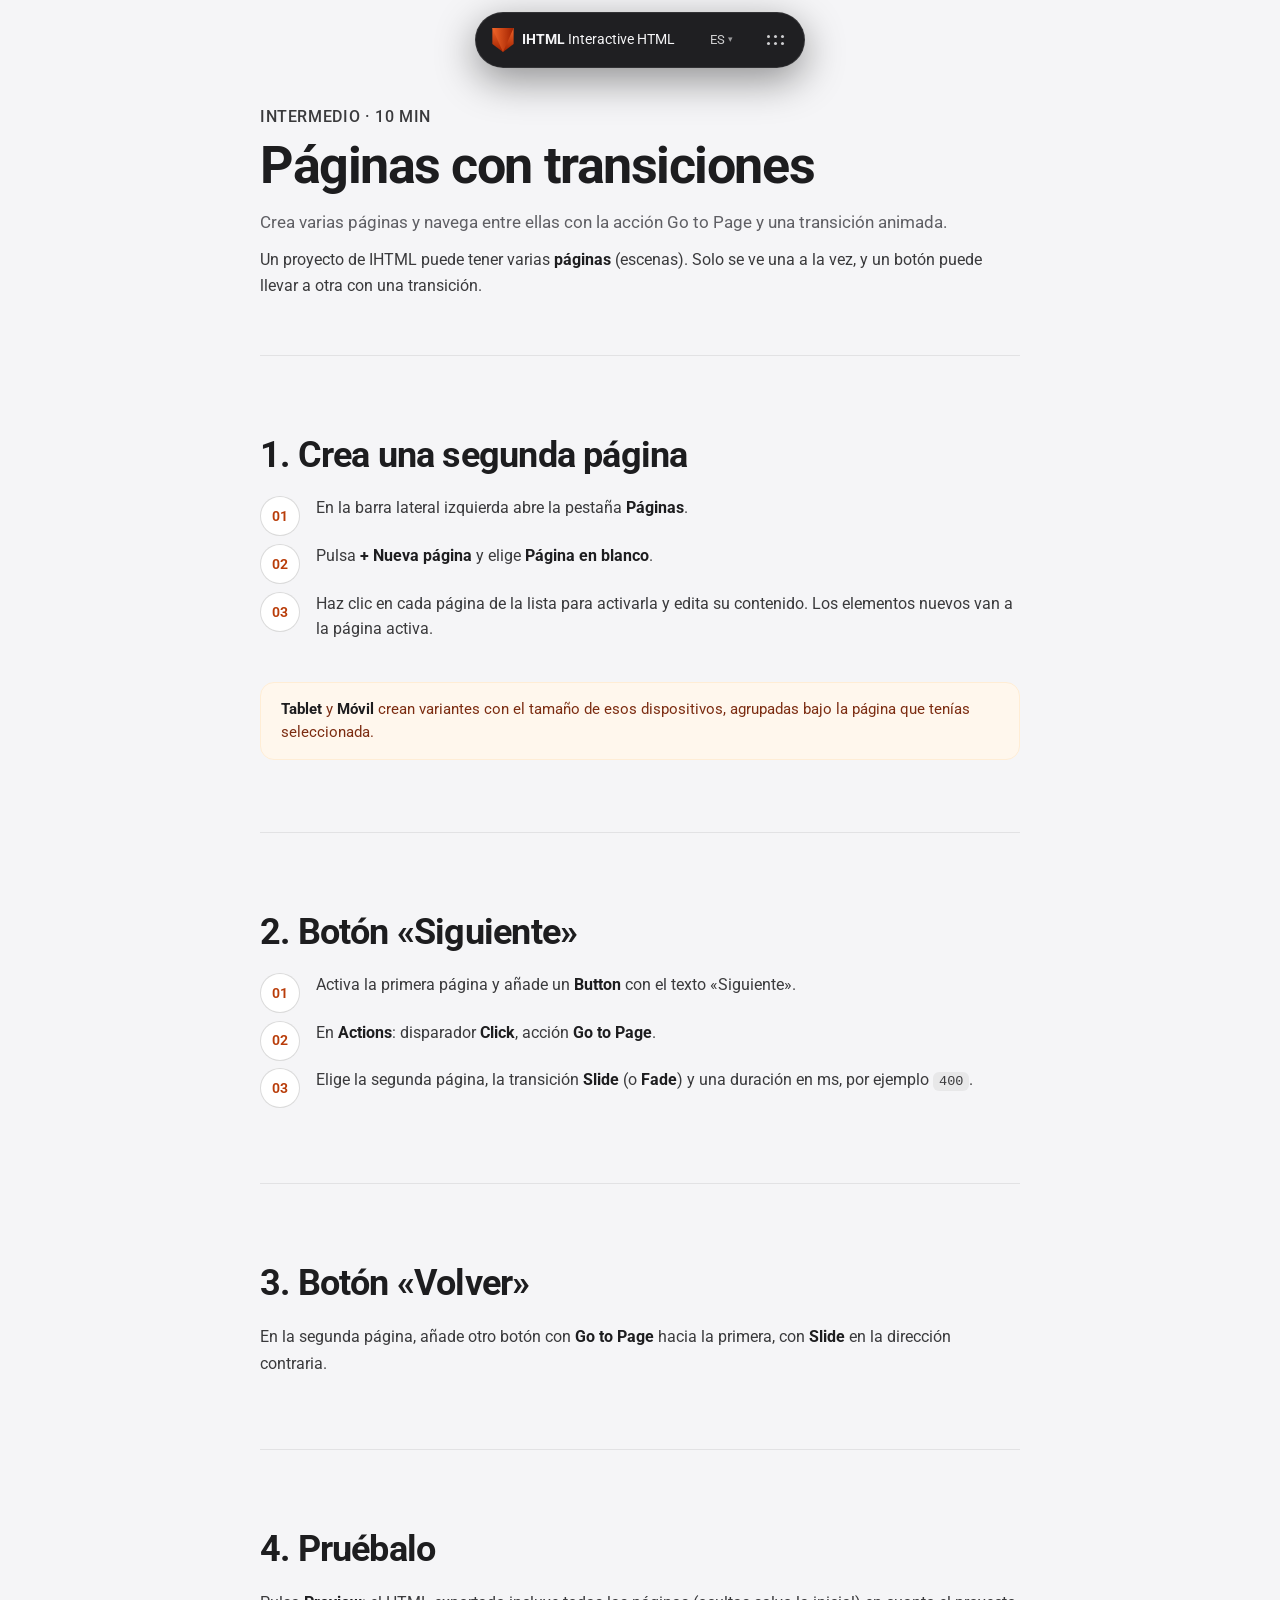
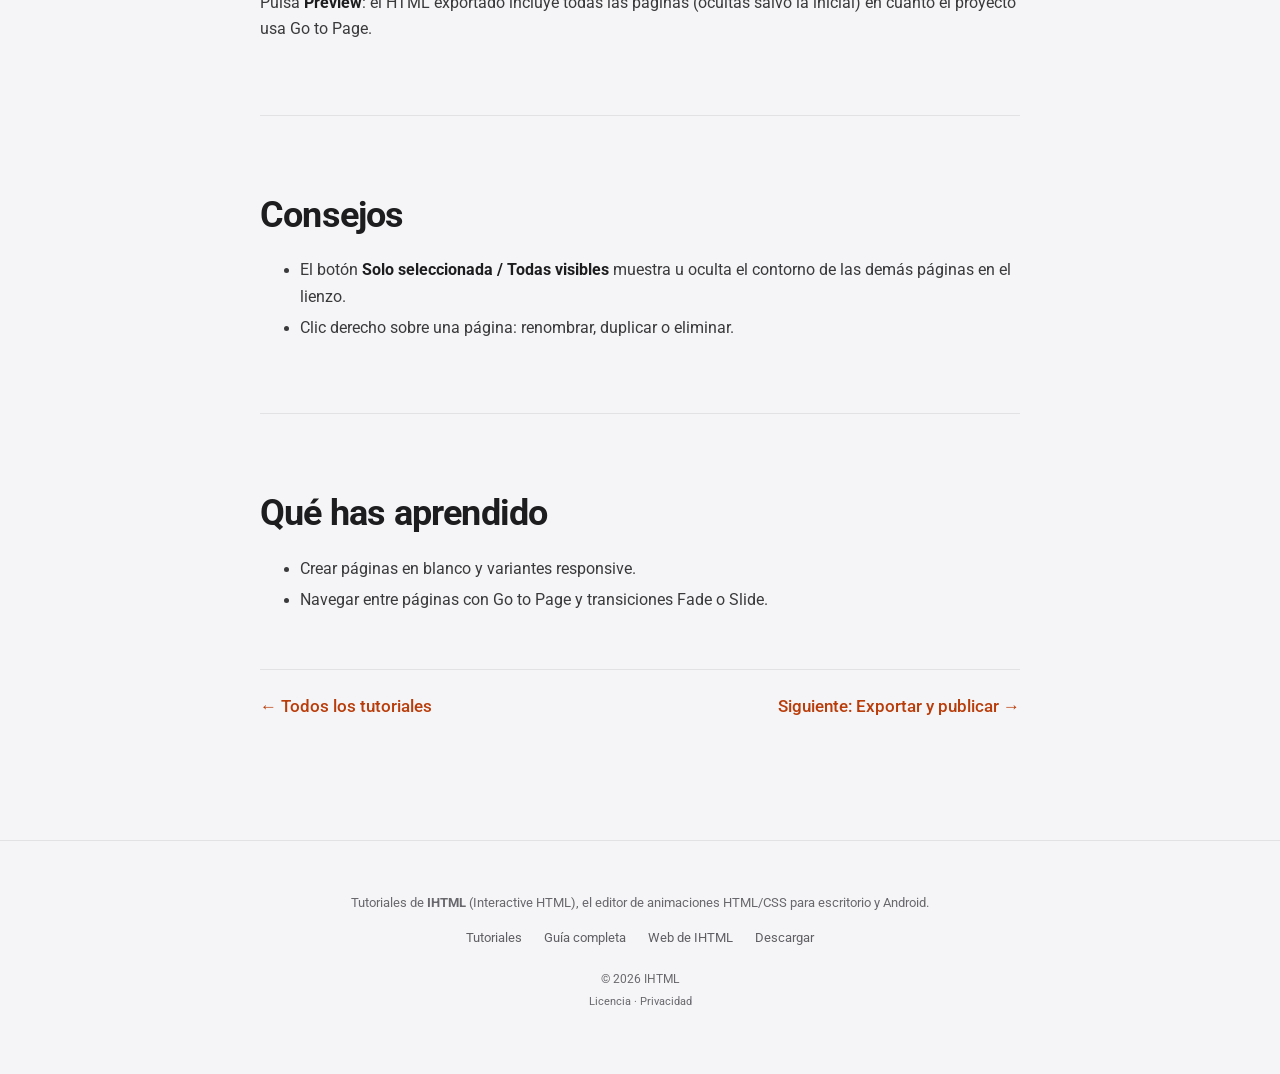
<file: paginas-transiciones.html>
<!doctype html>
<html lang="es">
  <head>
    <meta charset="UTF-8" />
    <meta name="viewport" content="width=device-width, initial-scale=1.0" />
    <title>Páginas con transiciones — Tutoriales de IHTML</title>
    <meta name="description" content="Crea varias páginas y navega entre ellas con la acción Go to Page y una transición animada." />
    <meta name="robots" content="index, follow" />
    <link rel="canonical" href="https://ihtml.es/paginas-transiciones.html" />
    <link rel="alternate" hreflang="es" href="https://ihtml.es/paginas-transiciones.html" />
    <link rel="alternate" hreflang="en" href="https://ihtml.es/en/pages-transitions.html" />
    <link rel="alternate" hreflang="x-default" href="https://ihtml.es/paginas-transiciones.html" />
    <link rel="icon" type="image/svg+xml" href="assets/favicon.svg" />
    <meta property="og:type" content="article" />
    <meta property="og:site_name" content="Tutoriales de IHTML" />
    <meta property="og:locale" content="es_ES" />
    <meta property="og:title" content="Páginas con transiciones — Tutoriales de IHTML" />
    <meta property="og:description" content="Crea varias páginas y navega entre ellas con la acción Go to Page y una transición animada." />
    <meta property="og:url" content="https://ihtml.es/paginas-transiciones.html" />
    <meta property="og:image" content="https://ihtml.eu/assets/og-image.png" />
    <meta name="twitter:card" content="summary_large_image" />
    <link rel="preconnect" href="https://fonts.googleapis.com" />
    <link rel="preconnect" href="https://fonts.gstatic.com" crossorigin />
    <link href="https://fonts.googleapis.com/css2?family=Roboto:wght@400;500;700&display=swap" rel="stylesheet" />
    <link rel="stylesheet" href="assets/estilos.css" />
    <link rel="stylesheet" href="assets/tutorial.css" />
    <script type="application/ld+json">
{
  "@context": "https://schema.org",
  "@type": "HowTo",
  "name": "Páginas con transiciones",
  "description": "Crea varias páginas y navega entre ellas con la acción Go to Page y una transición animada.",
  "inLanguage": "es",
  "totalTime": "PT10M",
  "url": "https://ihtml.es/paginas-transiciones.html",
  "image": "https://ihtml.eu/assets/og-image.png"
}
    </script>
  </head>
  <body>
    <a class="skip-link" href="#contenido">Saltar al contenido</a>
    <header class="island">
      <button class="island-dot" aria-label="Menú" aria-expanded="false"></button>
      <a class="brand" href="index.html">
        <svg viewBox="0 0 555 625" aria-hidden="true" focusable="false">
          <defs>
            <linearGradient id="logoGrad" x1="277" y1="0" x2="277" y2="625" gradientUnits="userSpaceOnUse">
              <stop stop-color="#f16529" />
              <stop offset="1" stop-color="#a12100" />
            </linearGradient>
            <linearGradient id="logoGradH" x1="0" y1="312" x2="555" y2="312" gradientUnits="userSpaceOnUse">
              <stop stop-color="#f16529" />
              <stop offset="1" stop-color="#a12100" />
            </linearGradient>
          </defs>
          <path fill="url(#logoGrad)" d="M0 0H554.15V416.48L277.07 624.08 0 416.48Z" />
          <path fill="url(#logoGradH)" d="M554.15 0 277.07 624.08 0 0Z" />
        </svg>
        <span class="logo-text"><b>IHTML</b>&nbsp;Interactive HTML</span>
      </a>
      <div class="island-menu-wrap">
        <nav class="island-menu">
          <a href="index.html" class="is-activo">Tutoriales</a>
          <a href="https://ihtml.eu/es/guia-usuario.html">Guía completa</a>
          <a href="https://ihtml.eu/es/">Web de IHTML</a>
          <a class="is-cta" href="https://ihtml.eu/es/descargas.html">Descargar</a>
        </nav>
      </div>
      <div class="lang-switch">
        <button class="lang-switch-btn" type="button" aria-label="Idioma: Español" aria-haspopup="true" aria-expanded="false">
          ES<span class="lang-switch-caret" aria-hidden="true">▾</span>
        </button>
        <div class="lang-switch-menu">
          <a href="en/pages-transitions.html" lang="en">English</a>
          <a href="#" class="is-activo" lang="es">Español</a>
        </div>
      </div>
    </header>

    <div class="wrap">
      <main id="contenido" class="guia tutorial">
        <p class="tuto-meta">Intermedio · 10 min</p>
        <h1>Páginas con transiciones</h1>
        <p class="intro">Crea varias páginas y navega entre ellas con la acción Go to Page y una transición animada.</p>

<p>Un proyecto de IHTML puede tener varias <b>páginas</b> (escenas). Solo se ve una a la vez, y un botón puede llevar a otra con una transición.</p>
<h2 id="1-crea-una-segunda-pagina">1. Crea una segunda página</h2>
<ol class="pasos"><li>En la barra lateral izquierda abre la pestaña <b>Páginas</b>.</li><li>Pulsa <b>+ Nueva página</b> y elige <b>Página en blanco</b>.</li><li>Haz clic en cada página de la lista para activarla y edita su contenido. Los elementos nuevos van a la página activa.</li></ol>
<p class="nota"><b>Tablet</b> y <b>Móvil</b> crean variantes con el tamaño de esos dispositivos, agrupadas bajo la página que tenías seleccionada.</p>
<h2 id="2-boton-siguiente">2. Botón «Siguiente»</h2>
<ol class="pasos"><li>Activa la primera página y añade un <b>Button</b> con el texto «Siguiente».</li><li>En <b>Actions</b>: disparador <b>Click</b>, acción <b>Go to Page</b>.</li><li>Elige la segunda página, la transición <b>Slide</b> (o <b>Fade</b>) y una duración en ms, por ejemplo <code>400</code>.</li></ol>
<h2 id="3-boton-volver">3. Botón «Volver»</h2>
<p>En la segunda página, añade otro botón con <b>Go to Page</b> hacia la primera, con <b>Slide</b> en la dirección contraria.</p>
<h2 id="4-pruebalo">4. Pruébalo</h2>
<p>Pulsa <b>Preview</b>: el HTML exportado incluye todas las páginas (ocultas salvo la inicial) en cuanto el proyecto usa Go to Page.</p>
<h2 id="consejos">Consejos</h2>
<ul><li>El botón <b>Solo seleccionada / Todas visibles</b> muestra u oculta el contorno de las demás páginas en el lienzo.</li><li>Clic derecho sobre una página: renombrar, duplicar o eliminar.</li></ul>
<h2 id="que-has-aprendido">Qué has aprendido</h2>
<ul><li>Crear páginas en blanco y variantes responsive.</li><li>Navegar entre páginas con Go to Page y transiciones Fade o Slide.</li></ul>
        <nav class="tuto-nav">
          <a href="index.html">← Todos los tutoriales</a>
          <a href="exportar-publicar.html">Siguiente: Exportar y publicar →</a>
        </nav>
      </main>
    </div>

    <footer>
      <p>Tutoriales de <b>IHTML</b> (Interactive HTML), el editor de animaciones HTML/CSS para escritorio y Android.</p>
      <div class="docs">
        <a href="index.html">Tutoriales</a>
        <a href="https://ihtml.eu/es/guia-usuario.html">Guía completa</a>
        <a href="https://ihtml.eu/es/">Web de IHTML</a>
        <a href="https://ihtml.eu/es/descargas.html">Descargar</a>
      </div>
      <p class="footer-credit">© 2026 IHTML</p>
      <p class="legal-links"><a href="https://ihtml.eu/es/licencia.html">Licencia</a> · <a href="https://ihtml.eu/es/privacidad.html">Privacidad</a></p>
    </footer>

    <script>
      const isla = document.querySelector('.island');
      const islaBot = document.querySelector('.island-dot');
      if (isla && islaBot) {
        islaBot.addEventListener('click', () => {
          const abierto = isla.classList.toggle('is-abierto');
          islaBot.setAttribute('aria-expanded', abierto);
        });
        document.addEventListener('click', (e) => {
          if (isla.contains(e.target)) return;
          isla.classList.remove('is-abierto');
          islaBot.setAttribute('aria-expanded', 'false');
        });
      }
      document.querySelectorAll('.lang-switch').forEach((ls) => {
        const btn = ls.querySelector('.lang-switch-btn');
        btn.addEventListener('click', (e) => {
          e.stopPropagation();
          const open = ls.classList.toggle('is-abierto');
          btn.setAttribute('aria-expanded', open);
        });
      });
      document.addEventListener('click', (e) => {
        document.querySelectorAll('.lang-switch.is-abierto').forEach((ls) => {
          if (ls.contains(e.target)) return;
          ls.classList.remove('is-abierto');
          ls.querySelector('.lang-switch-btn').setAttribute('aria-expanded', 'false');
        });
      });

      // Video de YouTube: el reproductor solo se carga al pulsar.
      document.querySelectorAll('.video-lite').forEach((b) => {
        b.addEventListener('click', () => {
          const f = document.createElement('iframe');
          f.src = 'https://www.youtube-nocookie.com/embed/' + b.dataset.yt + '?autoplay=1&rel=0';
          f.title = b.getAttribute('aria-label');
          f.allow = 'autoplay; encrypted-media; picture-in-picture; fullscreen';
          f.allowFullscreen = true;
          b.replaceWith(f);
        });
      });

      // Portada: buscador + filtro por nivel.
      const search = document.querySelector('.tuto-search');
      if (search) {
        let level = '';
        const apply = () => {
          const q = search.value.trim().toLowerCase();
          let total = 0;
          document.querySelectorAll('.tuto-cat').forEach((sec) => {
            let n = 0;
            sec.querySelectorAll('.tuto-card').forEach((c) => {
              const ok = (!level || c.dataset.level === level) && (!q || c.dataset.text.includes(q));
              c.hidden = !ok;
              if (ok) n++;
            });
            sec.hidden = n === 0;
            total += n;
          });
          document.querySelector('.tuto-empty').hidden = total > 0;
        };
        search.addEventListener('input', apply);
        document.querySelectorAll('.tuto-chip').forEach((chip) => {
          chip.addEventListener('click', () => {
            level = chip.dataset.level;
            document.querySelectorAll('.tuto-chip').forEach((c) => {
              c.classList.toggle('is-activo', c === chip);
              c.setAttribute('aria-pressed', c === chip);
            });
            apply();
          });
        });
      }
    </script>
  </body>
</html>
</file>
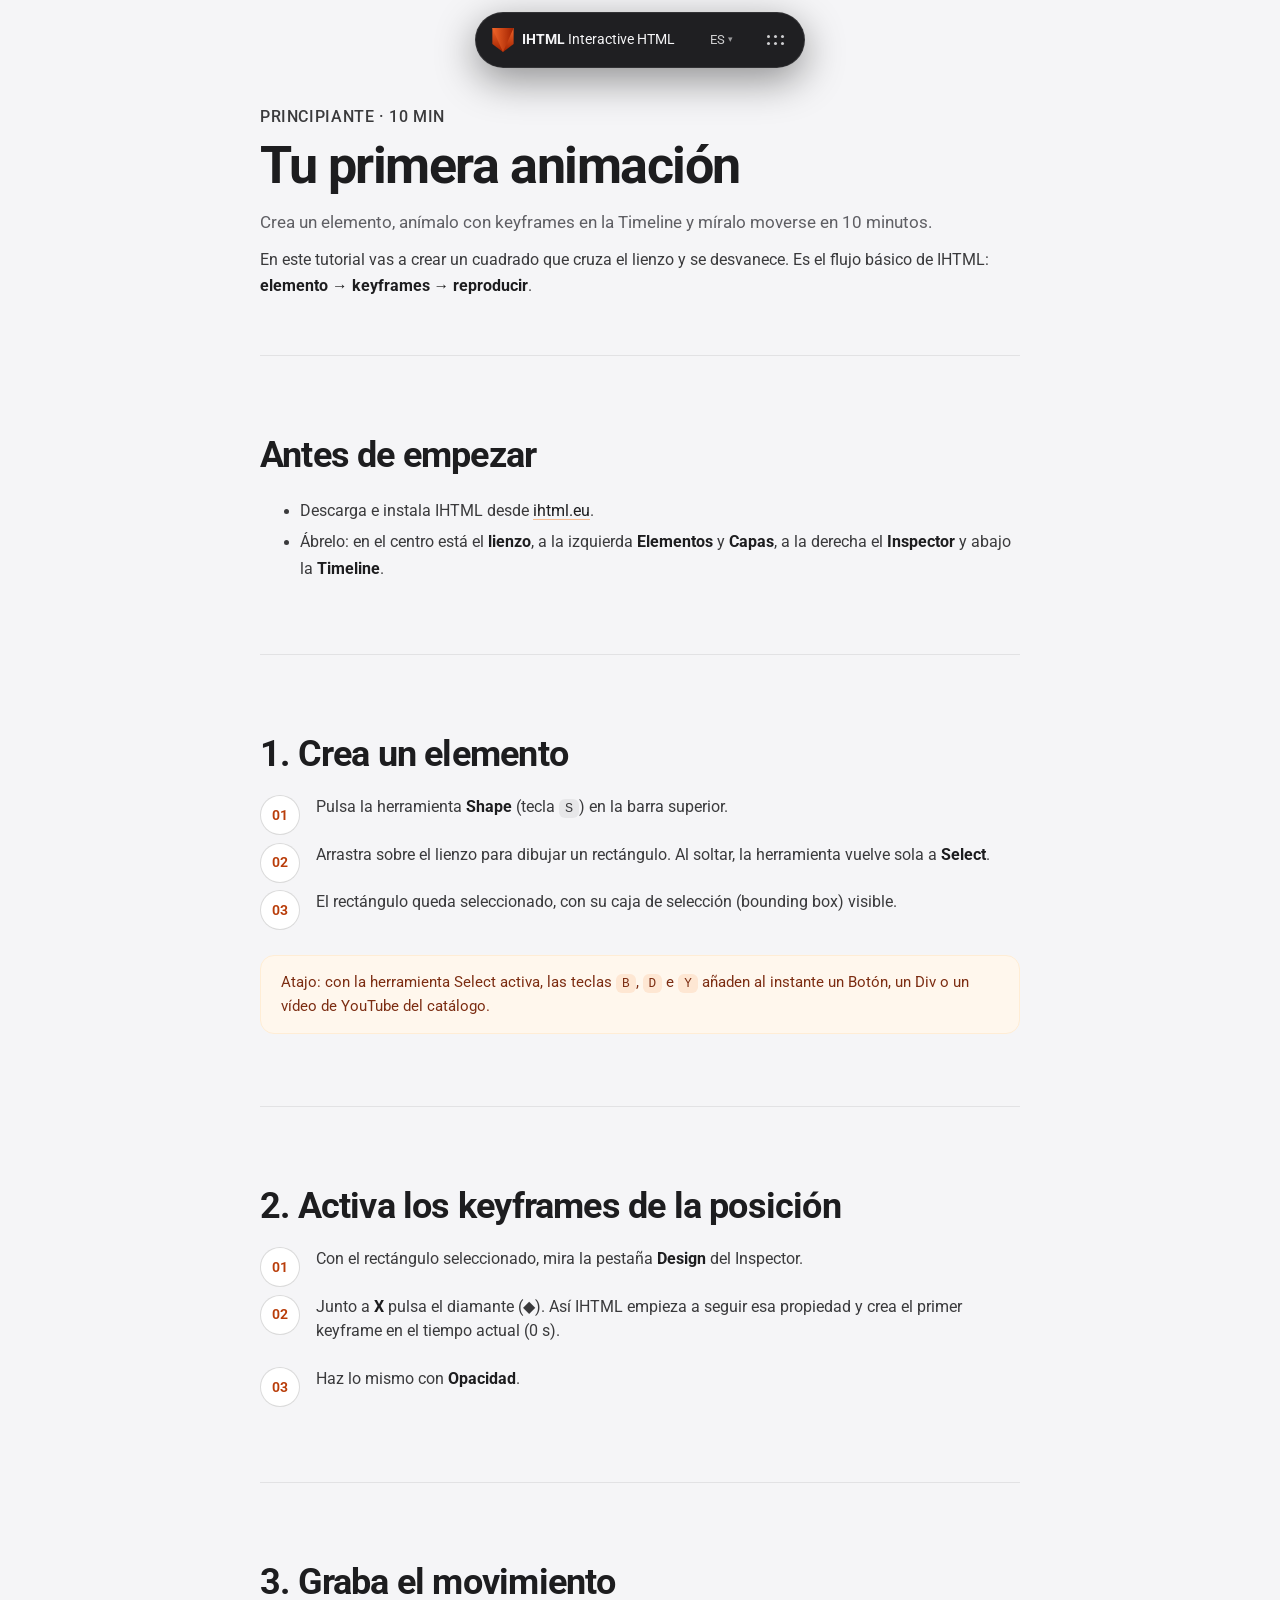
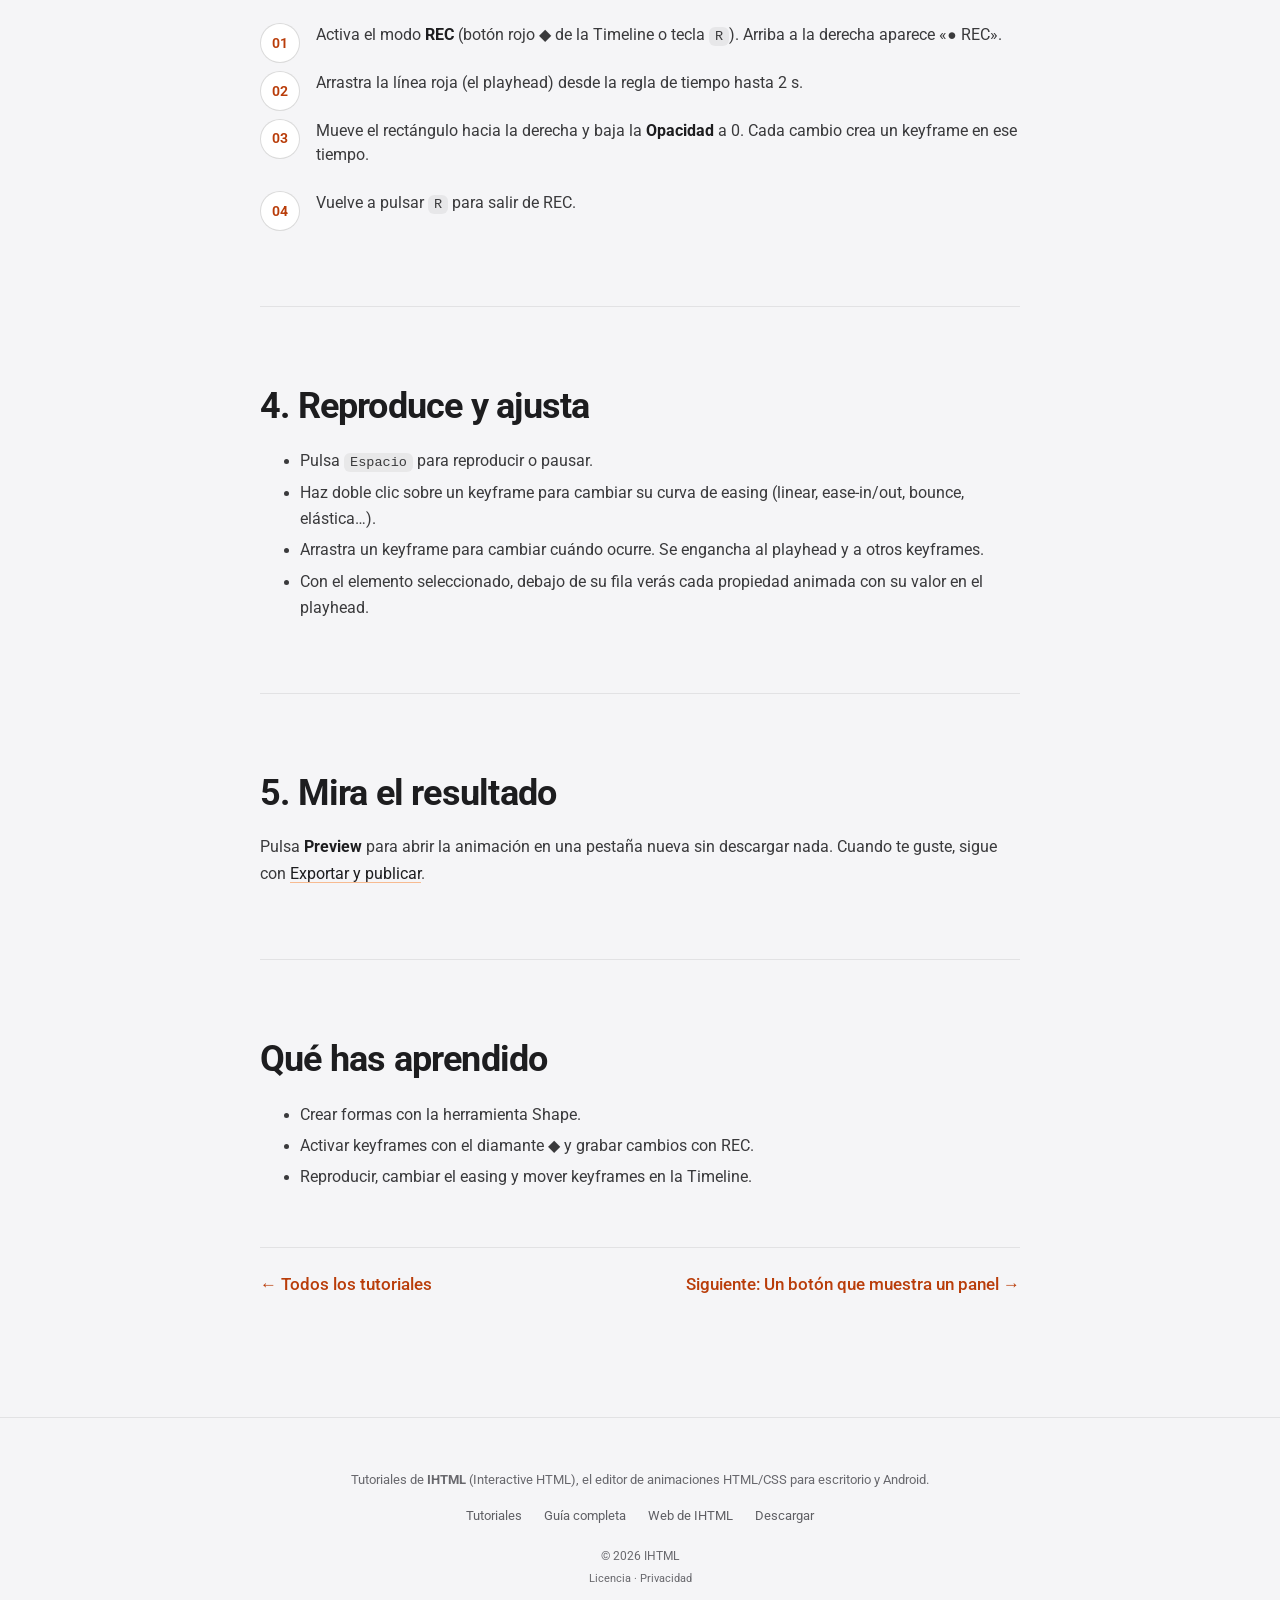
<file: primera-animacion.html>
<!doctype html>
<html lang="es">
  <head>
    <meta charset="UTF-8" />
    <meta name="viewport" content="width=device-width, initial-scale=1.0" />
    <title>Tu primera animación — Tutoriales de IHTML</title>
    <meta name="description" content="Crea un elemento, anímalo con keyframes en la Timeline y míralo moverse en 10 minutos." />
    <meta name="robots" content="index, follow" />
    <link rel="canonical" href="https://ihtml.es/primera-animacion.html" />
    <link rel="alternate" hreflang="es" href="https://ihtml.es/primera-animacion.html" />
    <link rel="alternate" hreflang="en" href="https://ihtml.es/en/first-animation.html" />
    <link rel="alternate" hreflang="x-default" href="https://ihtml.es/primera-animacion.html" />
    <link rel="icon" type="image/svg+xml" href="assets/favicon.svg" />
    <meta property="og:type" content="article" />
    <meta property="og:site_name" content="Tutoriales de IHTML" />
    <meta property="og:locale" content="es_ES" />
    <meta property="og:title" content="Tu primera animación — Tutoriales de IHTML" />
    <meta property="og:description" content="Crea un elemento, anímalo con keyframes en la Timeline y míralo moverse en 10 minutos." />
    <meta property="og:url" content="https://ihtml.es/primera-animacion.html" />
    <meta property="og:image" content="https://ihtml.eu/assets/og-image.png" />
    <meta name="twitter:card" content="summary_large_image" />
    <link rel="preconnect" href="https://fonts.googleapis.com" />
    <link rel="preconnect" href="https://fonts.gstatic.com" crossorigin />
    <link href="https://fonts.googleapis.com/css2?family=Roboto:wght@400;500;700&display=swap" rel="stylesheet" />
    <link rel="stylesheet" href="assets/estilos.css" />
    <link rel="stylesheet" href="assets/tutorial.css" />
    <script type="application/ld+json">
{
  "@context": "https://schema.org",
  "@type": "HowTo",
  "name": "Tu primera animación",
  "description": "Crea un elemento, anímalo con keyframes en la Timeline y míralo moverse en 10 minutos.",
  "inLanguage": "es",
  "totalTime": "PT10M",
  "url": "https://ihtml.es/primera-animacion.html",
  "image": "https://ihtml.eu/assets/og-image.png"
}
    </script>
  </head>
  <body>
    <a class="skip-link" href="#contenido">Saltar al contenido</a>
    <header class="island">
      <button class="island-dot" aria-label="Menú" aria-expanded="false"></button>
      <a class="brand" href="index.html">
        <svg viewBox="0 0 555 625" aria-hidden="true" focusable="false">
          <defs>
            <linearGradient id="logoGrad" x1="277" y1="0" x2="277" y2="625" gradientUnits="userSpaceOnUse">
              <stop stop-color="#f16529" />
              <stop offset="1" stop-color="#a12100" />
            </linearGradient>
            <linearGradient id="logoGradH" x1="0" y1="312" x2="555" y2="312" gradientUnits="userSpaceOnUse">
              <stop stop-color="#f16529" />
              <stop offset="1" stop-color="#a12100" />
            </linearGradient>
          </defs>
          <path fill="url(#logoGrad)" d="M0 0H554.15V416.48L277.07 624.08 0 416.48Z" />
          <path fill="url(#logoGradH)" d="M554.15 0 277.07 624.08 0 0Z" />
        </svg>
        <span class="logo-text"><b>IHTML</b>&nbsp;Interactive HTML</span>
      </a>
      <div class="island-menu-wrap">
        <nav class="island-menu">
          <a href="index.html" class="is-activo">Tutoriales</a>
          <a href="https://ihtml.eu/es/guia-usuario.html">Guía completa</a>
          <a href="https://ihtml.eu/es/">Web de IHTML</a>
          <a class="is-cta" href="https://ihtml.eu/es/descargas.html">Descargar</a>
        </nav>
      </div>
      <div class="lang-switch">
        <button class="lang-switch-btn" type="button" aria-label="Idioma: Español" aria-haspopup="true" aria-expanded="false">
          ES<span class="lang-switch-caret" aria-hidden="true">▾</span>
        </button>
        <div class="lang-switch-menu">
          <a href="en/first-animation.html" lang="en">English</a>
          <a href="#" class="is-activo" lang="es">Español</a>
        </div>
      </div>
    </header>

    <div class="wrap">
      <main id="contenido" class="guia tutorial">
        <p class="tuto-meta">Principiante · 10 min</p>
        <h1>Tu primera animación</h1>
        <p class="intro">Crea un elemento, anímalo con keyframes en la Timeline y míralo moverse en 10 minutos.</p>

<p>En este tutorial vas a crear un cuadrado que cruza el lienzo y se desvanece. Es el flujo básico de IHTML: <b>elemento → keyframes → reproducir</b>.</p>
<h2 id="antes-de-empezar">Antes de empezar</h2>
<ul><li>Descarga e instala IHTML desde <a href="https://ihtml.eu/es/descargas.html" target="_blank" rel="noopener">ihtml.eu</a>.</li><li>Ábrelo: en el centro está el <b>lienzo</b>, a la izquierda <b>Elementos</b> y <b>Capas</b>, a la derecha el <b>Inspector</b> y abajo la <b>Timeline</b>.</li></ul>
<h2 id="1-crea-un-elemento">1. Crea un elemento</h2>
<ol class="pasos"><li>Pulsa la herramienta <b>Shape</b> (tecla <code>S</code>) en la barra superior.</li><li>Arrastra sobre el lienzo para dibujar un rectángulo. Al soltar, la herramienta vuelve sola a <b>Select</b>.</li><li>El rectángulo queda seleccionado, con su caja de selección (bounding box) visible.</li></ol>
<p class="nota">Atajo: con la herramienta Select activa, las teclas <code>B</code>, <code>D</code> e <code>Y</code> añaden al instante un Botón, un Div o un vídeo de YouTube del catálogo.</p>
<h2 id="2-activa-los-keyframes-de-la-posicion">2. Activa los keyframes de la posición</h2>
<ol class="pasos"><li>Con el rectángulo seleccionado, mira la pestaña <b>Design</b> del Inspector.</li><li>Junto a <b>X</b> pulsa el diamante (◆). Así IHTML empieza a seguir esa propiedad y crea el primer keyframe en el tiempo actual (0 s).</li><li>Haz lo mismo con <b>Opacidad</b>.</li></ol>
<h2 id="3-graba-el-movimiento">3. Graba el movimiento</h2>
<ol class="pasos"><li>Activa el modo <b>REC</b> (botón rojo ◆ de la Timeline o tecla <code>R</code>). Arriba a la derecha aparece «● REC».</li><li>Arrastra la línea roja (el playhead) desde la regla de tiempo hasta 2 s.</li><li>Mueve el rectángulo hacia la derecha y baja la <b>Opacidad</b> a 0. Cada cambio crea un keyframe en ese tiempo.</li><li>Vuelve a pulsar <code>R</code> para salir de REC.</li></ol>
<h2 id="4-reproduce-y-ajusta">4. Reproduce y ajusta</h2>
<ul><li>Pulsa <code>Espacio</code> para reproducir o pausar.</li><li>Haz doble clic sobre un keyframe para cambiar su curva de easing (linear, ease-in/out, bounce, elástica…).</li><li>Arrastra un keyframe para cambiar cuándo ocurre. Se engancha al playhead y a otros keyframes.</li><li>Con el elemento seleccionado, debajo de su fila verás cada propiedad animada con su valor en el playhead.</li></ul>
<h2 id="5-mira-el-resultado">5. Mira el resultado</h2>
<p>Pulsa <b>Preview</b> para abrir la animación en una pestaña nueva sin descargar nada. Cuando te guste, sigue con <a href="exportar-publicar.html">Exportar y publicar</a>.</p>
<h2 id="que-has-aprendido">Qué has aprendido</h2>
<ul><li>Crear formas con la herramienta Shape.</li><li>Activar keyframes con el diamante ◆ y grabar cambios con REC.</li><li>Reproducir, cambiar el easing y mover keyframes en la Timeline.</li></ul>
        <nav class="tuto-nav">
          <a href="index.html">← Todos los tutoriales</a>
          <a href="boton-interactivo.html">Siguiente: Un botón que muestra un panel →</a>
        </nav>
      </main>
    </div>

    <footer>
      <p>Tutoriales de <b>IHTML</b> (Interactive HTML), el editor de animaciones HTML/CSS para escritorio y Android.</p>
      <div class="docs">
        <a href="index.html">Tutoriales</a>
        <a href="https://ihtml.eu/es/guia-usuario.html">Guía completa</a>
        <a href="https://ihtml.eu/es/">Web de IHTML</a>
        <a href="https://ihtml.eu/es/descargas.html">Descargar</a>
      </div>
      <p class="footer-credit">© 2026 IHTML</p>
      <p class="legal-links"><a href="https://ihtml.eu/es/licencia.html">Licencia</a> · <a href="https://ihtml.eu/es/privacidad.html">Privacidad</a></p>
    </footer>

    <script>
      const isla = document.querySelector('.island');
      const islaBot = document.querySelector('.island-dot');
      if (isla && islaBot) {
        islaBot.addEventListener('click', () => {
          const abierto = isla.classList.toggle('is-abierto');
          islaBot.setAttribute('aria-expanded', abierto);
        });
        document.addEventListener('click', (e) => {
          if (isla.contains(e.target)) return;
          isla.classList.remove('is-abierto');
          islaBot.setAttribute('aria-expanded', 'false');
        });
      }
      document.querySelectorAll('.lang-switch').forEach((ls) => {
        const btn = ls.querySelector('.lang-switch-btn');
        btn.addEventListener('click', (e) => {
          e.stopPropagation();
          const open = ls.classList.toggle('is-abierto');
          btn.setAttribute('aria-expanded', open);
        });
      });
      document.addEventListener('click', (e) => {
        document.querySelectorAll('.lang-switch.is-abierto').forEach((ls) => {
          if (ls.contains(e.target)) return;
          ls.classList.remove('is-abierto');
          ls.querySelector('.lang-switch-btn').setAttribute('aria-expanded', 'false');
        });
      });

      // Video de YouTube: el reproductor solo se carga al pulsar.
      document.querySelectorAll('.video-lite').forEach((b) => {
        b.addEventListener('click', () => {
          const f = document.createElement('iframe');
          f.src = 'https://www.youtube-nocookie.com/embed/' + b.dataset.yt + '?autoplay=1&rel=0';
          f.title = b.getAttribute('aria-label');
          f.allow = 'autoplay; encrypted-media; picture-in-picture; fullscreen';
          f.allowFullscreen = true;
          b.replaceWith(f);
        });
      });

      // Portada: buscador + filtro por nivel.
      const search = document.querySelector('.tuto-search');
      if (search) {
        let level = '';
        const apply = () => {
          const q = search.value.trim().toLowerCase();
          let total = 0;
          document.querySelectorAll('.tuto-cat').forEach((sec) => {
            let n = 0;
            sec.querySelectorAll('.tuto-card').forEach((c) => {
              const ok = (!level || c.dataset.level === level) && (!q || c.dataset.text.includes(q));
              c.hidden = !ok;
              if (ok) n++;
            });
            sec.hidden = n === 0;
            total += n;
          });
          document.querySelector('.tuto-empty').hidden = total > 0;
        };
        search.addEventListener('input', apply);
        document.querySelectorAll('.tuto-chip').forEach((chip) => {
          chip.addEventListener('click', () => {
            level = chip.dataset.level;
            document.querySelectorAll('.tuto-chip').forEach((c) => {
              c.classList.toggle('is-activo', c === chip);
              c.setAttribute('aria-pressed', c === chip);
            });
            apply();
          });
        });
      }
    </script>
  </body>
</html>
</file>
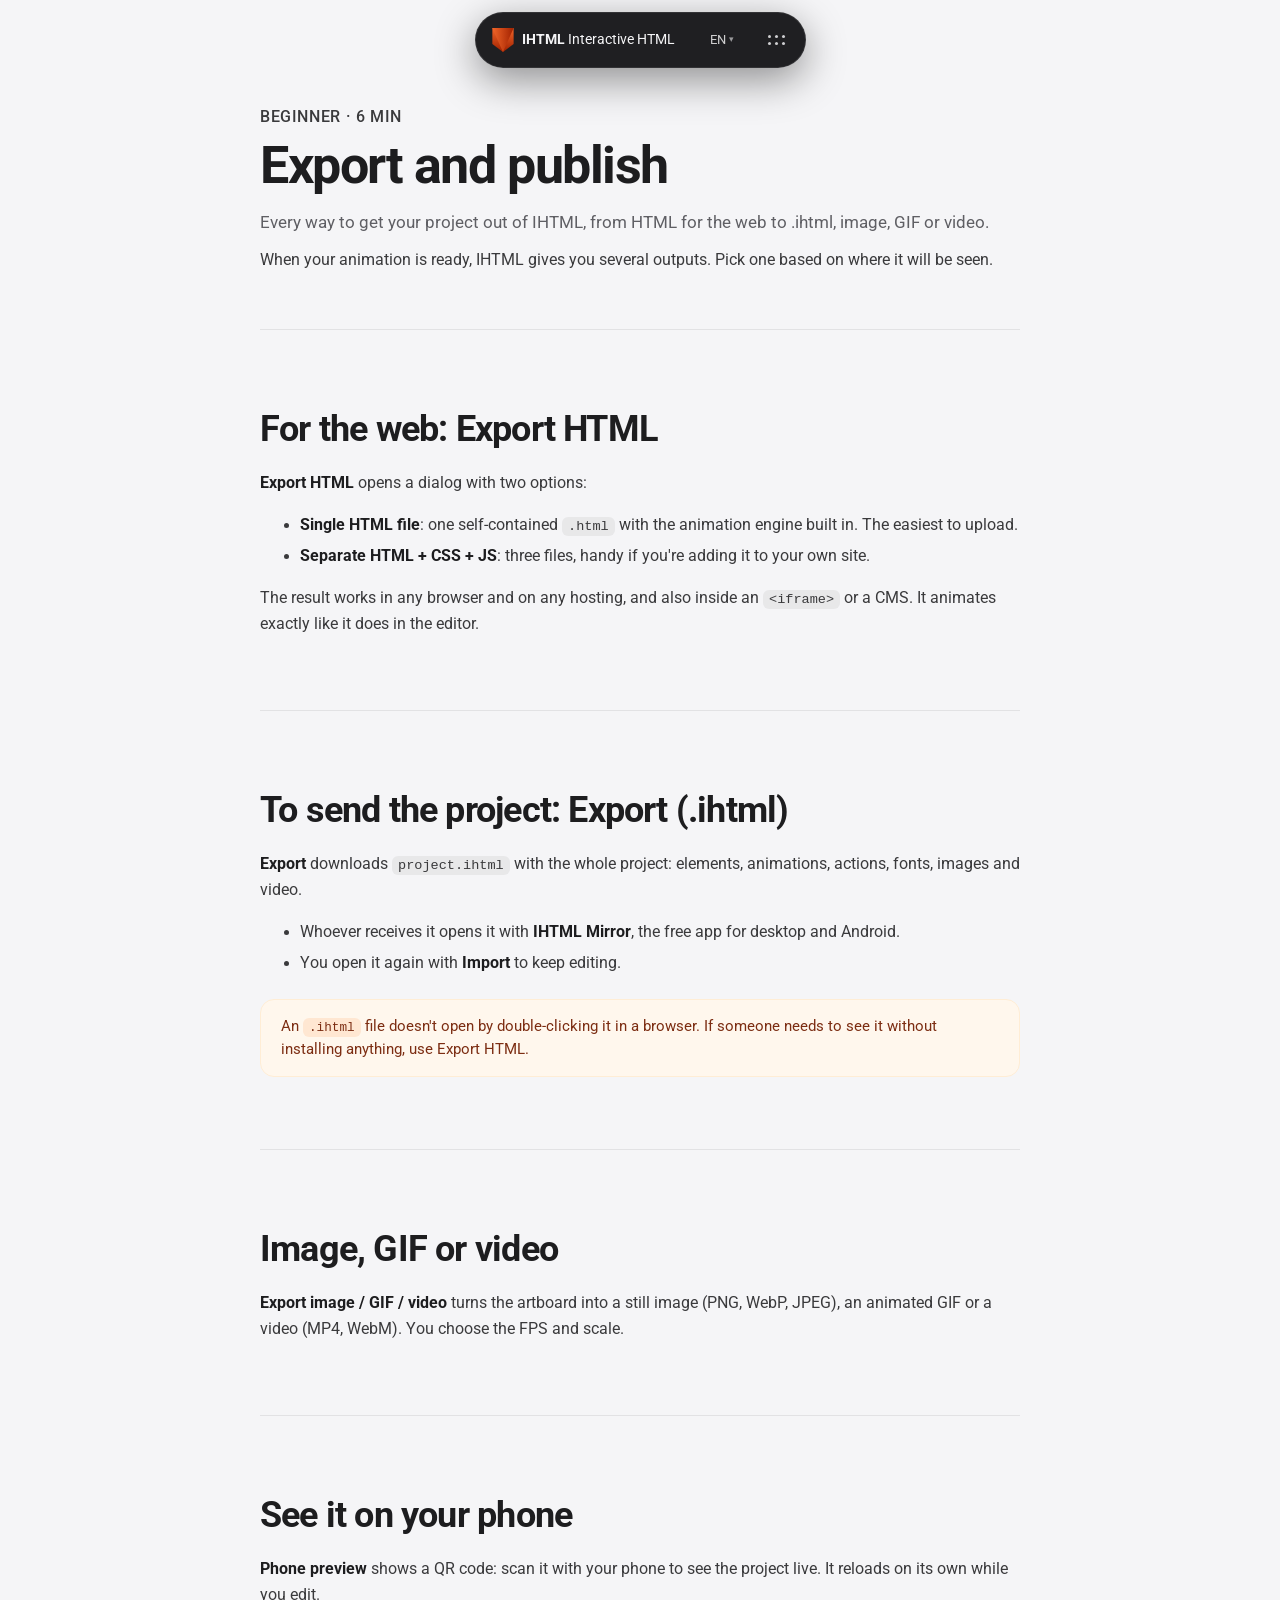
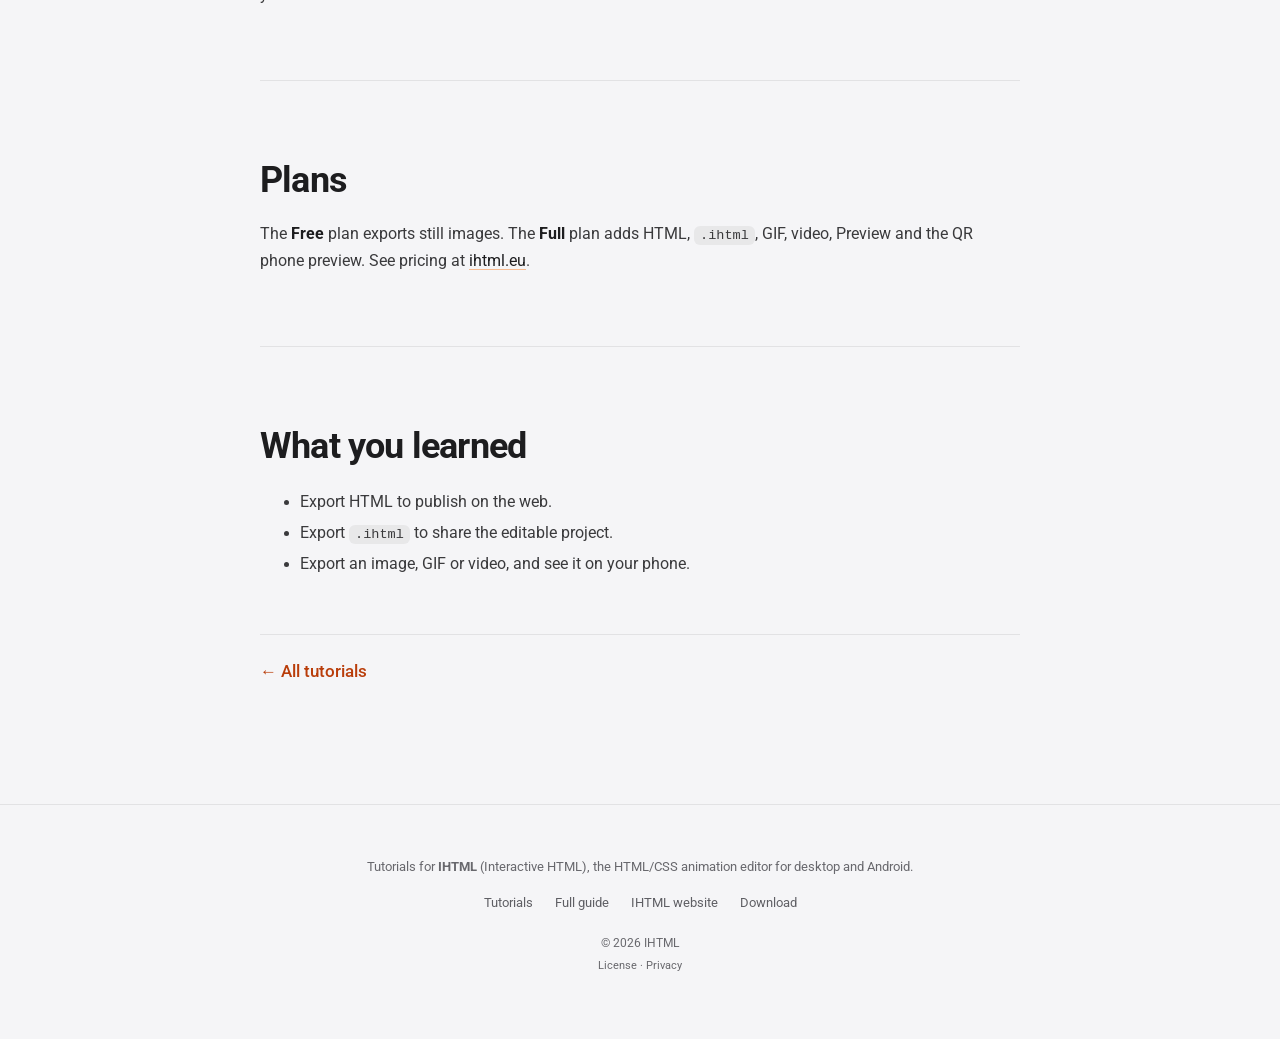
<file: en/export-publish.html>
<!doctype html>
<html lang="en">
  <head>
    <meta charset="UTF-8" />
    <meta name="viewport" content="width=device-width, initial-scale=1.0" />
    <title>Export and publish — IHTML Tutorials</title>
    <meta name="description" content="Every way to get your project out of IHTML, from HTML for the web to .ihtml, image, GIF or video." />
    <meta name="robots" content="index, follow" />
    <link rel="canonical" href="https://ihtml.es/en/export-publish.html" />
    <link rel="alternate" hreflang="en" href="https://ihtml.es/en/export-publish.html" />
    <link rel="alternate" hreflang="es" href="https://ihtml.es/exportar-publicar.html" />
    <link rel="alternate" hreflang="x-default" href="https://ihtml.es/exportar-publicar.html" />
    <link rel="icon" type="image/svg+xml" href="../assets/favicon.svg" />
    <meta property="og:type" content="article" />
    <meta property="og:site_name" content="IHTML Tutorials" />
    <meta property="og:locale" content="en_US" />
    <meta property="og:title" content="Export and publish — IHTML Tutorials" />
    <meta property="og:description" content="Every way to get your project out of IHTML, from HTML for the web to .ihtml, image, GIF or video." />
    <meta property="og:url" content="https://ihtml.es/en/export-publish.html" />
    <meta property="og:image" content="https://ihtml.eu/assets/og-image.png" />
    <meta name="twitter:card" content="summary_large_image" />
    <link rel="preconnect" href="https://fonts.googleapis.com" />
    <link rel="preconnect" href="https://fonts.gstatic.com" crossorigin />
    <link href="https://fonts.googleapis.com/css2?family=Roboto:wght@400;500;700&display=swap" rel="stylesheet" />
    <link rel="stylesheet" href="../assets/estilos.css" />
    <link rel="stylesheet" href="../assets/tutorial.css" />
    <script type="application/ld+json">
{
  "@context": "https://schema.org",
  "@type": "HowTo",
  "name": "Export and publish",
  "description": "Every way to get your project out of IHTML, from HTML for the web to .ihtml, image, GIF or video.",
  "inLanguage": "en",
  "totalTime": "PT6M",
  "url": "https://ihtml.es/en/export-publish.html",
  "image": "https://ihtml.eu/assets/og-image.png"
}
    </script>
  </head>
  <body>
    <a class="skip-link" href="#contenido">Skip to content</a>
    <header class="island">
      <button class="island-dot" aria-label="Menu" aria-expanded="false"></button>
      <a class="brand" href="index.html">
        <svg viewBox="0 0 555 625" aria-hidden="true" focusable="false">
          <defs>
            <linearGradient id="logoGrad" x1="277" y1="0" x2="277" y2="625" gradientUnits="userSpaceOnUse">
              <stop stop-color="#f16529" />
              <stop offset="1" stop-color="#a12100" />
            </linearGradient>
            <linearGradient id="logoGradH" x1="0" y1="312" x2="555" y2="312" gradientUnits="userSpaceOnUse">
              <stop stop-color="#f16529" />
              <stop offset="1" stop-color="#a12100" />
            </linearGradient>
          </defs>
          <path fill="url(#logoGrad)" d="M0 0H554.15V416.48L277.07 624.08 0 416.48Z" />
          <path fill="url(#logoGradH)" d="M554.15 0 277.07 624.08 0 0Z" />
        </svg>
        <span class="logo-text"><b>IHTML</b>&nbsp;Interactive HTML</span>
      </a>
      <div class="island-menu-wrap">
        <nav class="island-menu">
          <a href="index.html" class="is-activo">Tutorials</a>
          <a href="https://ihtml.eu/guide.html">Full guide</a>
          <a href="https://ihtml.eu/">IHTML website</a>
          <a class="is-cta" href="https://ihtml.eu/downloads.html">Download</a>
        </nav>
      </div>
      <div class="lang-switch">
        <button class="lang-switch-btn" type="button" aria-label="Language: English" aria-haspopup="true" aria-expanded="false">
          EN<span class="lang-switch-caret" aria-hidden="true">▾</span>
        </button>
        <div class="lang-switch-menu">
          <a href="../exportar-publicar.html" lang="es">Español</a>
          <a href="#" class="is-activo" lang="en">English</a>
        </div>
      </div>
    </header>

    <div class="wrap">
      <main id="contenido" class="guia tutorial">
        <p class="tuto-meta">Beginner · 6 min</p>
        <h1>Export and publish</h1>
        <p class="intro">Every way to get your project out of IHTML, from HTML for the web to .ihtml, image, GIF or video.</p>

<p>When your animation is ready, IHTML gives you several outputs. Pick one based on where it will be seen.</p>
<h2 id="for-the-web-export-html">For the web: Export HTML</h2>
<p><b>Export HTML</b> opens a dialog with two options:</p>
<ul><li><b>Single HTML file</b>: one self-contained <code>.html</code> with the animation engine built in. The easiest to upload.</li><li><b>Separate HTML + CSS + JS</b>: three files, handy if you're adding it to your own site.</li></ul>
<p>The result works in any browser and on any hosting, and also inside an <code>&lt;iframe&gt;</code> or a CMS. It animates exactly like it does in the editor.</p>
<h2 id="to-send-the-project-export-ihtml">To send the project: Export (.ihtml)</h2>
<p><b>Export</b> downloads <code>project.ihtml</code> with the whole project: elements, animations, actions, fonts, images and video.</p>
<ul><li>Whoever receives it opens it with <b>IHTML Mirror</b>, the free app for desktop and Android.</li><li>You open it again with <b>Import</b> to keep editing.</li></ul>
<p class="nota">An <code>.ihtml</code> file doesn't open by double-clicking it in a browser. If someone needs to see it without installing anything, use Export HTML.</p>
<h2 id="image-gif-or-video">Image, GIF or video</h2>
<p><b>Export image / GIF / video</b> turns the artboard into a still image (PNG, WebP, JPEG), an animated GIF or a video (MP4, WebM). You choose the FPS and scale.</p>
<h2 id="see-it-on-your-phone">See it on your phone</h2>
<p><b>Phone preview</b> shows a QR code: scan it with your phone to see the project live. It reloads on its own while you edit.</p>
<h2 id="plans">Plans</h2>
<p>The <b>Free</b> plan exports still images. The <b>Full</b> plan adds HTML, <code>.ihtml</code>, GIF, video, Preview and the QR phone preview. See pricing at <a href="https://ihtml.eu/#pricing" target="_blank" rel="noopener">ihtml.eu</a>.</p>
<h2 id="what-you-learned">What you learned</h2>
<ul><li>Export HTML to publish on the web.</li><li>Export <code>.ihtml</code> to share the editable project.</li><li>Export an image, GIF or video, and see it on your phone.</li></ul>
        <nav class="tuto-nav">
          <a href="index.html">← All tutorials</a>
          
        </nav>
      </main>
    </div>

    <footer>
      <p>Tutorials for <b>IHTML</b> (Interactive HTML), the HTML/CSS animation editor for desktop and Android.</p>
      <div class="docs">
        <a href="index.html">Tutorials</a>
        <a href="https://ihtml.eu/guide.html">Full guide</a>
        <a href="https://ihtml.eu/">IHTML website</a>
        <a href="https://ihtml.eu/downloads.html">Download</a>
      </div>
      <p class="footer-credit">© 2026 IHTML</p>
      <p class="legal-links"><a href="https://ihtml.eu/license.html">License</a> · <a href="https://ihtml.eu/privacy.html">Privacy</a></p>
    </footer>

    <script>
      const isla = document.querySelector('.island');
      const islaBot = document.querySelector('.island-dot');
      if (isla && islaBot) {
        islaBot.addEventListener('click', () => {
          const abierto = isla.classList.toggle('is-abierto');
          islaBot.setAttribute('aria-expanded', abierto);
        });
        document.addEventListener('click', (e) => {
          if (isla.contains(e.target)) return;
          isla.classList.remove('is-abierto');
          islaBot.setAttribute('aria-expanded', 'false');
        });
      }
      document.querySelectorAll('.lang-switch').forEach((ls) => {
        const btn = ls.querySelector('.lang-switch-btn');
        btn.addEventListener('click', (e) => {
          e.stopPropagation();
          const open = ls.classList.toggle('is-abierto');
          btn.setAttribute('aria-expanded', open);
        });
      });
      document.addEventListener('click', (e) => {
        document.querySelectorAll('.lang-switch.is-abierto').forEach((ls) => {
          if (ls.contains(e.target)) return;
          ls.classList.remove('is-abierto');
          ls.querySelector('.lang-switch-btn').setAttribute('aria-expanded', 'false');
        });
      });

      // Video de YouTube: el reproductor solo se carga al pulsar.
      document.querySelectorAll('.video-lite').forEach((b) => {
        b.addEventListener('click', () => {
          const f = document.createElement('iframe');
          f.src = 'https://www.youtube-nocookie.com/embed/' + b.dataset.yt + '?autoplay=1&rel=0';
          f.title = b.getAttribute('aria-label');
          f.allow = 'autoplay; encrypted-media; picture-in-picture; fullscreen';
          f.allowFullscreen = true;
          b.replaceWith(f);
        });
      });

      // Portada: buscador + filtro por nivel.
      const search = document.querySelector('.tuto-search');
      if (search) {
        let level = '';
        const apply = () => {
          const q = search.value.trim().toLowerCase();
          let total = 0;
          document.querySelectorAll('.tuto-cat').forEach((sec) => {
            let n = 0;
            sec.querySelectorAll('.tuto-card').forEach((c) => {
              const ok = (!level || c.dataset.level === level) && (!q || c.dataset.text.includes(q));
              c.hidden = !ok;
              if (ok) n++;
            });
            sec.hidden = n === 0;
            total += n;
          });
          document.querySelector('.tuto-empty').hidden = total > 0;
        };
        search.addEventListener('input', apply);
        document.querySelectorAll('.tuto-chip').forEach((chip) => {
          chip.addEventListener('click', () => {
            level = chip.dataset.level;
            document.querySelectorAll('.tuto-chip').forEach((c) => {
              c.classList.toggle('is-activo', c === chip);
              c.setAttribute('aria-pressed', c === chip);
            });
            apply();
          });
        });
      }
    </script>
  </body>
</html>
</file>
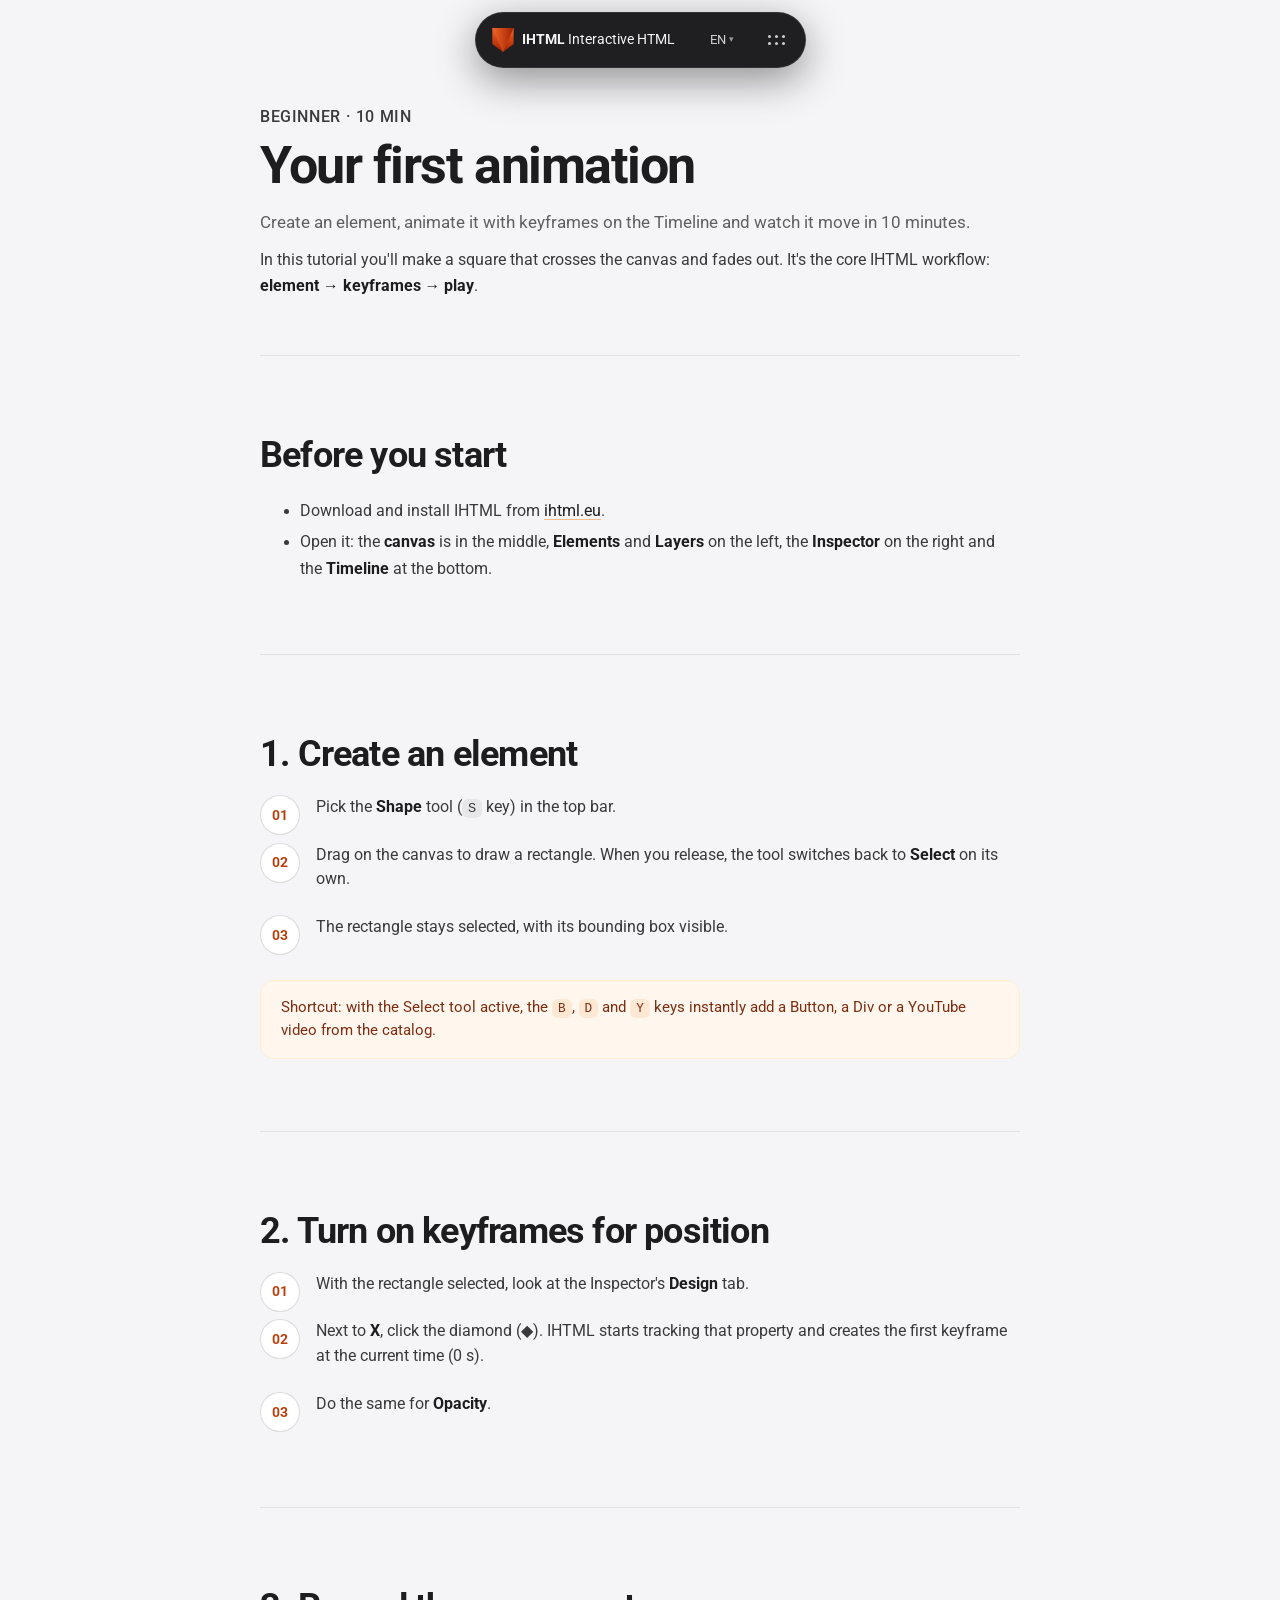
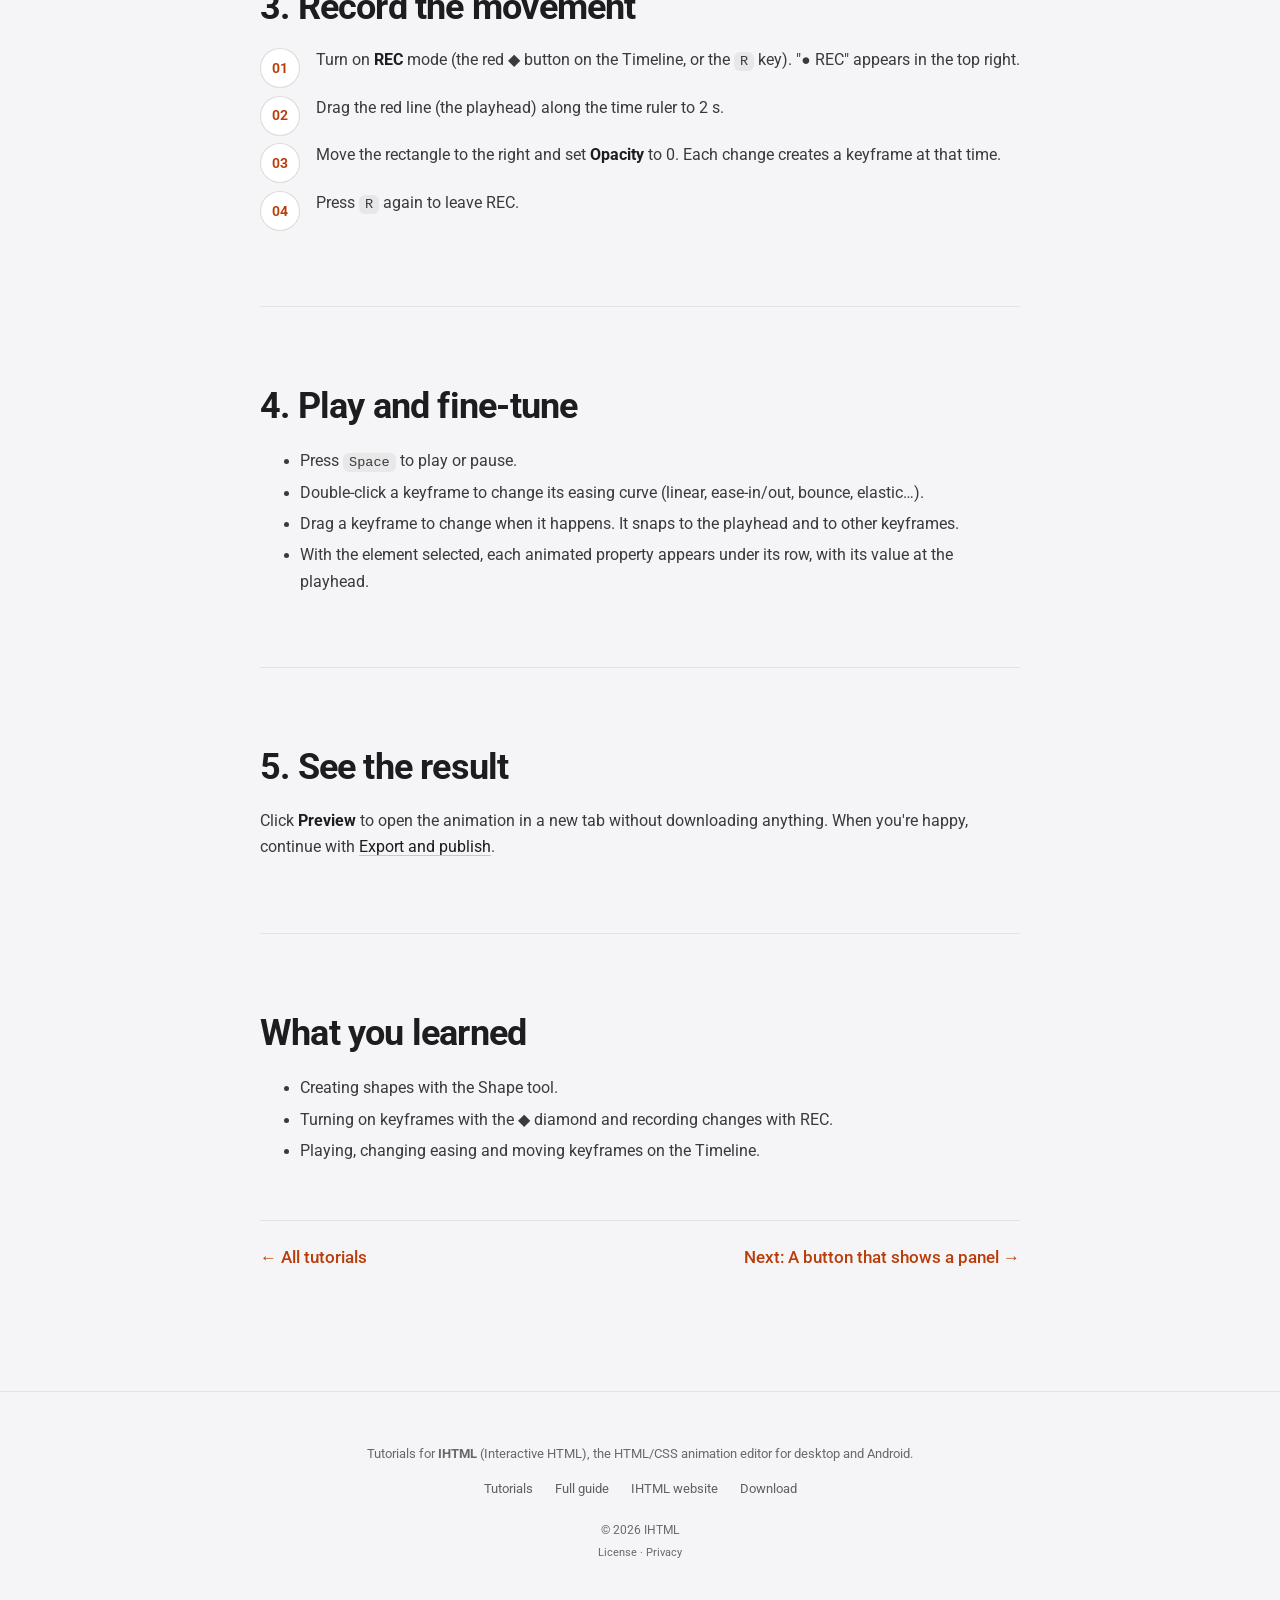
<file: en/first-animation.html>
<!doctype html>
<html lang="en">
  <head>
    <meta charset="UTF-8" />
    <meta name="viewport" content="width=device-width, initial-scale=1.0" />
    <title>Your first animation — IHTML Tutorials</title>
    <meta name="description" content="Create an element, animate it with keyframes on the Timeline and watch it move in 10 minutes." />
    <meta name="robots" content="index, follow" />
    <link rel="canonical" href="https://ihtml.es/en/first-animation.html" />
    <link rel="alternate" hreflang="en" href="https://ihtml.es/en/first-animation.html" />
    <link rel="alternate" hreflang="es" href="https://ihtml.es/primera-animacion.html" />
    <link rel="alternate" hreflang="x-default" href="https://ihtml.es/primera-animacion.html" />
    <link rel="icon" type="image/svg+xml" href="../assets/favicon.svg" />
    <meta property="og:type" content="article" />
    <meta property="og:site_name" content="IHTML Tutorials" />
    <meta property="og:locale" content="en_US" />
    <meta property="og:title" content="Your first animation — IHTML Tutorials" />
    <meta property="og:description" content="Create an element, animate it with keyframes on the Timeline and watch it move in 10 minutes." />
    <meta property="og:url" content="https://ihtml.es/en/first-animation.html" />
    <meta property="og:image" content="https://ihtml.eu/assets/og-image.png" />
    <meta name="twitter:card" content="summary_large_image" />
    <link rel="preconnect" href="https://fonts.googleapis.com" />
    <link rel="preconnect" href="https://fonts.gstatic.com" crossorigin />
    <link href="https://fonts.googleapis.com/css2?family=Roboto:wght@400;500;700&display=swap" rel="stylesheet" />
    <link rel="stylesheet" href="../assets/estilos.css" />
    <link rel="stylesheet" href="../assets/tutorial.css" />
    <script type="application/ld+json">
{
  "@context": "https://schema.org",
  "@type": "HowTo",
  "name": "Your first animation",
  "description": "Create an element, animate it with keyframes on the Timeline and watch it move in 10 minutes.",
  "inLanguage": "en",
  "totalTime": "PT10M",
  "url": "https://ihtml.es/en/first-animation.html",
  "image": "https://ihtml.eu/assets/og-image.png"
}
    </script>
  </head>
  <body>
    <a class="skip-link" href="#contenido">Skip to content</a>
    <header class="island">
      <button class="island-dot" aria-label="Menu" aria-expanded="false"></button>
      <a class="brand" href="index.html">
        <svg viewBox="0 0 555 625" aria-hidden="true" focusable="false">
          <defs>
            <linearGradient id="logoGrad" x1="277" y1="0" x2="277" y2="625" gradientUnits="userSpaceOnUse">
              <stop stop-color="#f16529" />
              <stop offset="1" stop-color="#a12100" />
            </linearGradient>
            <linearGradient id="logoGradH" x1="0" y1="312" x2="555" y2="312" gradientUnits="userSpaceOnUse">
              <stop stop-color="#f16529" />
              <stop offset="1" stop-color="#a12100" />
            </linearGradient>
          </defs>
          <path fill="url(#logoGrad)" d="M0 0H554.15V416.48L277.07 624.08 0 416.48Z" />
          <path fill="url(#logoGradH)" d="M554.15 0 277.07 624.08 0 0Z" />
        </svg>
        <span class="logo-text"><b>IHTML</b>&nbsp;Interactive HTML</span>
      </a>
      <div class="island-menu-wrap">
        <nav class="island-menu">
          <a href="index.html" class="is-activo">Tutorials</a>
          <a href="https://ihtml.eu/guide.html">Full guide</a>
          <a href="https://ihtml.eu/">IHTML website</a>
          <a class="is-cta" href="https://ihtml.eu/downloads.html">Download</a>
        </nav>
      </div>
      <div class="lang-switch">
        <button class="lang-switch-btn" type="button" aria-label="Language: English" aria-haspopup="true" aria-expanded="false">
          EN<span class="lang-switch-caret" aria-hidden="true">▾</span>
        </button>
        <div class="lang-switch-menu">
          <a href="../primera-animacion.html" lang="es">Español</a>
          <a href="#" class="is-activo" lang="en">English</a>
        </div>
      </div>
    </header>

    <div class="wrap">
      <main id="contenido" class="guia tutorial">
        <p class="tuto-meta">Beginner · 10 min</p>
        <h1>Your first animation</h1>
        <p class="intro">Create an element, animate it with keyframes on the Timeline and watch it move in 10 minutes.</p>

<p>In this tutorial you'll make a square that crosses the canvas and fades out. It's the core IHTML workflow: <b>element → keyframes → play</b>.</p>
<h2 id="before-you-start">Before you start</h2>
<ul><li>Download and install IHTML from <a href="https://ihtml.eu/downloads.html" target="_blank" rel="noopener">ihtml.eu</a>.</li><li>Open it: the <b>canvas</b> is in the middle, <b>Elements</b> and <b>Layers</b> on the left, the <b>Inspector</b> on the right and the <b>Timeline</b> at the bottom.</li></ul>
<h2 id="1-create-an-element">1. Create an element</h2>
<ol class="pasos"><li>Pick the <b>Shape</b> tool (<code>S</code> key) in the top bar.</li><li>Drag on the canvas to draw a rectangle. When you release, the tool switches back to <b>Select</b> on its own.</li><li>The rectangle stays selected, with its bounding box visible.</li></ol>
<p class="nota">Shortcut: with the Select tool active, the <code>B</code>, <code>D</code> and <code>Y</code> keys instantly add a Button, a Div or a YouTube video from the catalog.</p>
<h2 id="2-turn-on-keyframes-for-position">2. Turn on keyframes for position</h2>
<ol class="pasos"><li>With the rectangle selected, look at the Inspector's <b>Design</b> tab.</li><li>Next to <b>X</b>, click the diamond (◆). IHTML starts tracking that property and creates the first keyframe at the current time (0 s).</li><li>Do the same for <b>Opacity</b>.</li></ol>
<h2 id="3-record-the-movement">3. Record the movement</h2>
<ol class="pasos"><li>Turn on <b>REC</b> mode (the red ◆ button on the Timeline, or the <code>R</code> key). &quot;● REC&quot; appears in the top right.</li><li>Drag the red line (the playhead) along the time ruler to 2 s.</li><li>Move the rectangle to the right and set <b>Opacity</b> to 0. Each change creates a keyframe at that time.</li><li>Press <code>R</code> again to leave REC.</li></ol>
<h2 id="4-play-and-fine-tune">4. Play and fine-tune</h2>
<ul><li>Press <code>Space</code> to play or pause.</li><li>Double-click a keyframe to change its easing curve (linear, ease-in/out, bounce, elastic…).</li><li>Drag a keyframe to change when it happens. It snaps to the playhead and to other keyframes.</li><li>With the element selected, each animated property appears under its row, with its value at the playhead.</li></ul>
<h2 id="5-see-the-result">5. See the result</h2>
<p>Click <b>Preview</b> to open the animation in a new tab without downloading anything. When you're happy, continue with <a href="export-publish.html">Export and publish</a>.</p>
<h2 id="what-you-learned">What you learned</h2>
<ul><li>Creating shapes with the Shape tool.</li><li>Turning on keyframes with the ◆ diamond and recording changes with REC.</li><li>Playing, changing easing and moving keyframes on the Timeline.</li></ul>
        <nav class="tuto-nav">
          <a href="index.html">← All tutorials</a>
          <a href="interactive-button.html">Next: A button that shows a panel →</a>
        </nav>
      </main>
    </div>

    <footer>
      <p>Tutorials for <b>IHTML</b> (Interactive HTML), the HTML/CSS animation editor for desktop and Android.</p>
      <div class="docs">
        <a href="index.html">Tutorials</a>
        <a href="https://ihtml.eu/guide.html">Full guide</a>
        <a href="https://ihtml.eu/">IHTML website</a>
        <a href="https://ihtml.eu/downloads.html">Download</a>
      </div>
      <p class="footer-credit">© 2026 IHTML</p>
      <p class="legal-links"><a href="https://ihtml.eu/license.html">License</a> · <a href="https://ihtml.eu/privacy.html">Privacy</a></p>
    </footer>

    <script>
      const isla = document.querySelector('.island');
      const islaBot = document.querySelector('.island-dot');
      if (isla && islaBot) {
        islaBot.addEventListener('click', () => {
          const abierto = isla.classList.toggle('is-abierto');
          islaBot.setAttribute('aria-expanded', abierto);
        });
        document.addEventListener('click', (e) => {
          if (isla.contains(e.target)) return;
          isla.classList.remove('is-abierto');
          islaBot.setAttribute('aria-expanded', 'false');
        });
      }
      document.querySelectorAll('.lang-switch').forEach((ls) => {
        const btn = ls.querySelector('.lang-switch-btn');
        btn.addEventListener('click', (e) => {
          e.stopPropagation();
          const open = ls.classList.toggle('is-abierto');
          btn.setAttribute('aria-expanded', open);
        });
      });
      document.addEventListener('click', (e) => {
        document.querySelectorAll('.lang-switch.is-abierto').forEach((ls) => {
          if (ls.contains(e.target)) return;
          ls.classList.remove('is-abierto');
          ls.querySelector('.lang-switch-btn').setAttribute('aria-expanded', 'false');
        });
      });

      // Video de YouTube: el reproductor solo se carga al pulsar.
      document.querySelectorAll('.video-lite').forEach((b) => {
        b.addEventListener('click', () => {
          const f = document.createElement('iframe');
          f.src = 'https://www.youtube-nocookie.com/embed/' + b.dataset.yt + '?autoplay=1&rel=0';
          f.title = b.getAttribute('aria-label');
          f.allow = 'autoplay; encrypted-media; picture-in-picture; fullscreen';
          f.allowFullscreen = true;
          b.replaceWith(f);
        });
      });

      // Portada: buscador + filtro por nivel.
      const search = document.querySelector('.tuto-search');
      if (search) {
        let level = '';
        const apply = () => {
          const q = search.value.trim().toLowerCase();
          let total = 0;
          document.querySelectorAll('.tuto-cat').forEach((sec) => {
            let n = 0;
            sec.querySelectorAll('.tuto-card').forEach((c) => {
              const ok = (!level || c.dataset.level === level) && (!q || c.dataset.text.includes(q));
              c.hidden = !ok;
              if (ok) n++;
            });
            sec.hidden = n === 0;
            total += n;
          });
          document.querySelector('.tuto-empty').hidden = total > 0;
        };
        search.addEventListener('input', apply);
        document.querySelectorAll('.tuto-chip').forEach((chip) => {
          chip.addEventListener('click', () => {
            level = chip.dataset.level;
            document.querySelectorAll('.tuto-chip').forEach((c) => {
              c.classList.toggle('is-activo', c === chip);
              c.setAttribute('aria-pressed', c === chip);
            });
            apply();
          });
        });
      }
    </script>
  </body>
</html>
</file>
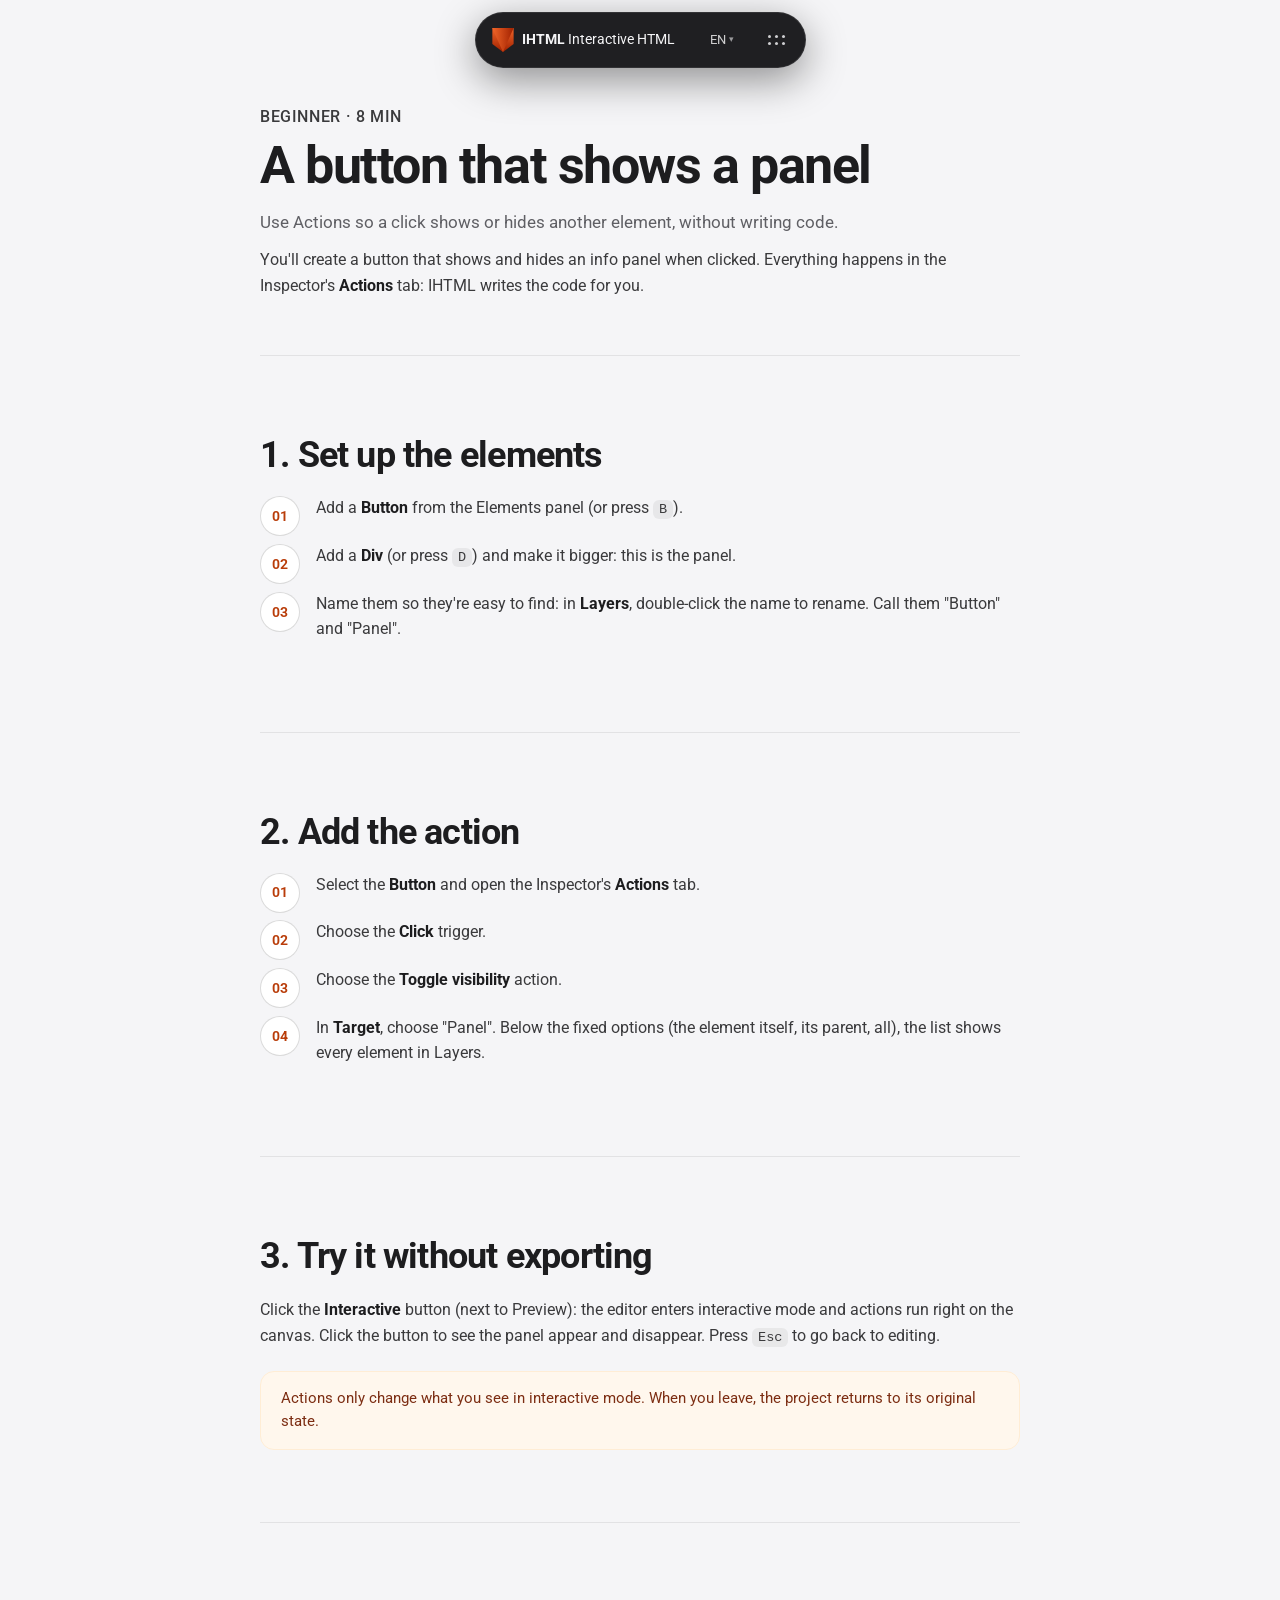
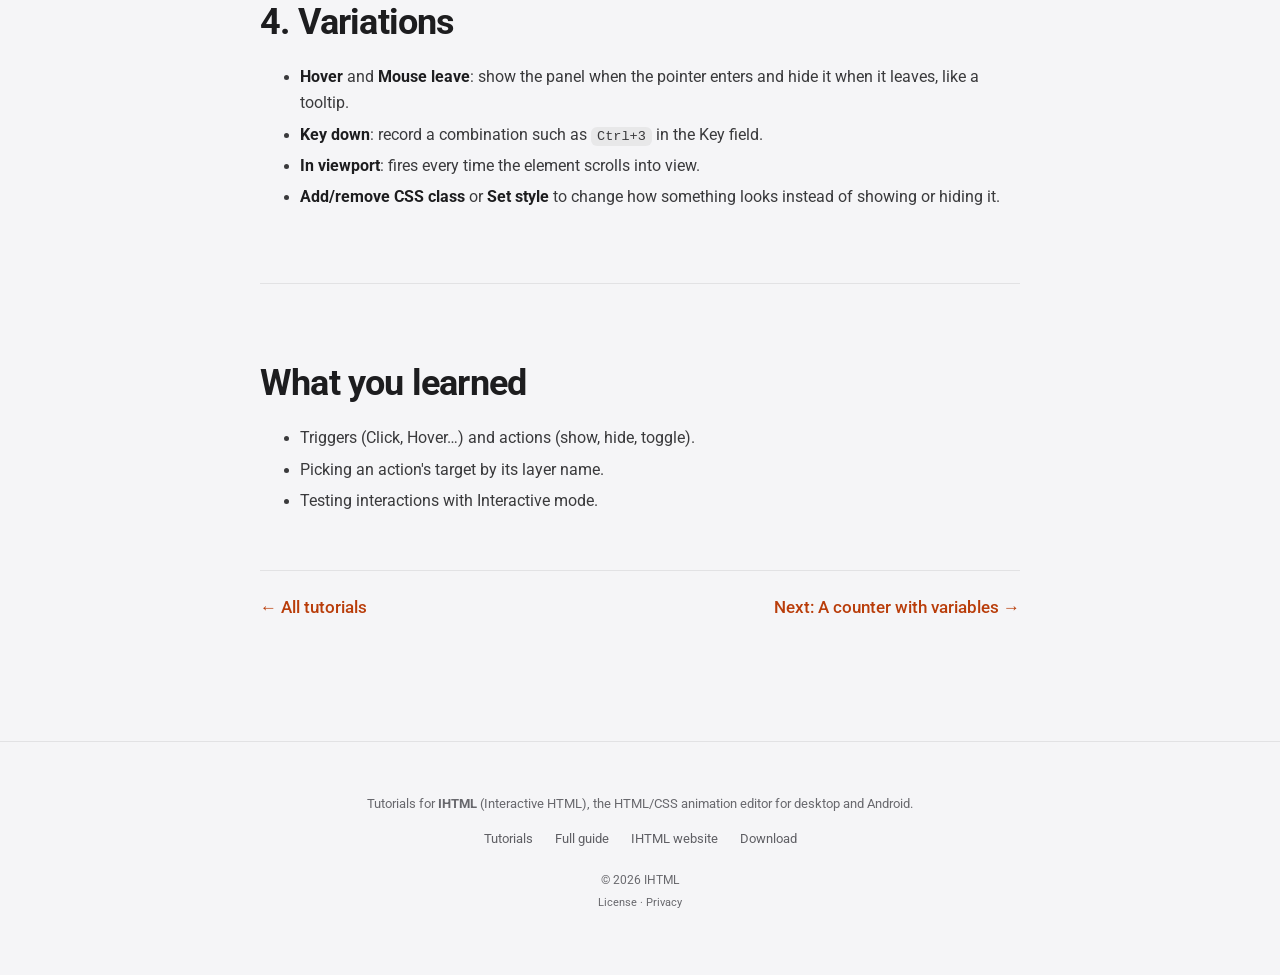
<file: en/interactive-button.html>
<!doctype html>
<html lang="en">
  <head>
    <meta charset="UTF-8" />
    <meta name="viewport" content="width=device-width, initial-scale=1.0" />
    <title>A button that shows a panel — IHTML Tutorials</title>
    <meta name="description" content="Use Actions so a click shows or hides another element, without writing code." />
    <meta name="robots" content="index, follow" />
    <link rel="canonical" href="https://ihtml.es/en/interactive-button.html" />
    <link rel="alternate" hreflang="en" href="https://ihtml.es/en/interactive-button.html" />
    <link rel="alternate" hreflang="es" href="https://ihtml.es/boton-interactivo.html" />
    <link rel="alternate" hreflang="x-default" href="https://ihtml.es/boton-interactivo.html" />
    <link rel="icon" type="image/svg+xml" href="../assets/favicon.svg" />
    <meta property="og:type" content="article" />
    <meta property="og:site_name" content="IHTML Tutorials" />
    <meta property="og:locale" content="en_US" />
    <meta property="og:title" content="A button that shows a panel — IHTML Tutorials" />
    <meta property="og:description" content="Use Actions so a click shows or hides another element, without writing code." />
    <meta property="og:url" content="https://ihtml.es/en/interactive-button.html" />
    <meta property="og:image" content="https://ihtml.eu/assets/og-image.png" />
    <meta name="twitter:card" content="summary_large_image" />
    <link rel="preconnect" href="https://fonts.googleapis.com" />
    <link rel="preconnect" href="https://fonts.gstatic.com" crossorigin />
    <link href="https://fonts.googleapis.com/css2?family=Roboto:wght@400;500;700&display=swap" rel="stylesheet" />
    <link rel="stylesheet" href="../assets/estilos.css" />
    <link rel="stylesheet" href="../assets/tutorial.css" />
    <script type="application/ld+json">
{
  "@context": "https://schema.org",
  "@type": "HowTo",
  "name": "A button that shows a panel",
  "description": "Use Actions so a click shows or hides another element, without writing code.",
  "inLanguage": "en",
  "totalTime": "PT8M",
  "url": "https://ihtml.es/en/interactive-button.html",
  "image": "https://ihtml.eu/assets/og-image.png"
}
    </script>
  </head>
  <body>
    <a class="skip-link" href="#contenido">Skip to content</a>
    <header class="island">
      <button class="island-dot" aria-label="Menu" aria-expanded="false"></button>
      <a class="brand" href="index.html">
        <svg viewBox="0 0 555 625" aria-hidden="true" focusable="false">
          <defs>
            <linearGradient id="logoGrad" x1="277" y1="0" x2="277" y2="625" gradientUnits="userSpaceOnUse">
              <stop stop-color="#f16529" />
              <stop offset="1" stop-color="#a12100" />
            </linearGradient>
            <linearGradient id="logoGradH" x1="0" y1="312" x2="555" y2="312" gradientUnits="userSpaceOnUse">
              <stop stop-color="#f16529" />
              <stop offset="1" stop-color="#a12100" />
            </linearGradient>
          </defs>
          <path fill="url(#logoGrad)" d="M0 0H554.15V416.48L277.07 624.08 0 416.48Z" />
          <path fill="url(#logoGradH)" d="M554.15 0 277.07 624.08 0 0Z" />
        </svg>
        <span class="logo-text"><b>IHTML</b>&nbsp;Interactive HTML</span>
      </a>
      <div class="island-menu-wrap">
        <nav class="island-menu">
          <a href="index.html" class="is-activo">Tutorials</a>
          <a href="https://ihtml.eu/guide.html">Full guide</a>
          <a href="https://ihtml.eu/">IHTML website</a>
          <a class="is-cta" href="https://ihtml.eu/downloads.html">Download</a>
        </nav>
      </div>
      <div class="lang-switch">
        <button class="lang-switch-btn" type="button" aria-label="Language: English" aria-haspopup="true" aria-expanded="false">
          EN<span class="lang-switch-caret" aria-hidden="true">▾</span>
        </button>
        <div class="lang-switch-menu">
          <a href="../boton-interactivo.html" lang="es">Español</a>
          <a href="#" class="is-activo" lang="en">English</a>
        </div>
      </div>
    </header>

    <div class="wrap">
      <main id="contenido" class="guia tutorial">
        <p class="tuto-meta">Beginner · 8 min</p>
        <h1>A button that shows a panel</h1>
        <p class="intro">Use Actions so a click shows or hides another element, without writing code.</p>

<p>You'll create a button that shows and hides an info panel when clicked. Everything happens in the Inspector's <b>Actions</b> tab: IHTML writes the code for you.</p>
<h2 id="1-set-up-the-elements">1. Set up the elements</h2>
<ol class="pasos"><li>Add a <b>Button</b> from the Elements panel (or press <code>B</code>).</li><li>Add a <b>Div</b> (or press <code>D</code>) and make it bigger: this is the panel.</li><li>Name them so they're easy to find: in <b>Layers</b>, double-click the name to rename. Call them &quot;Button&quot; and &quot;Panel&quot;.</li></ol>
<h2 id="2-add-the-action">2. Add the action</h2>
<ol class="pasos"><li>Select the <b>Button</b> and open the Inspector's <b>Actions</b> tab.</li><li>Choose the <b>Click</b> trigger.</li><li>Choose the <b>Toggle visibility</b> action.</li><li>In <b>Target</b>, choose &quot;Panel&quot;. Below the fixed options (the element itself, its parent, all), the list shows every element in Layers.</li></ol>
<h2 id="3-try-it-without-exporting">3. Try it without exporting</h2>
<p>Click the <b>Interactive</b> button (next to Preview): the editor enters interactive mode and actions run right on the canvas. Click the button to see the panel appear and disappear. Press <code>Esc</code> to go back to editing.</p>
<p class="nota">Actions only change what you see in interactive mode. When you leave, the project returns to its original state.</p>
<h2 id="4-variations">4. Variations</h2>
<ul><li><b>Hover</b> and <b>Mouse leave</b>: show the panel when the pointer enters and hide it when it leaves, like a tooltip.</li><li><b>Key down</b>: record a combination such as <code>Ctrl+3</code> in the Key field.</li><li><b>In viewport</b>: fires every time the element scrolls into view.</li><li><b>Add/remove CSS class</b> or <b>Set style</b> to change how something looks instead of showing or hiding it.</li></ul>
<h2 id="what-you-learned">What you learned</h2>
<ul><li>Triggers (Click, Hover…) and actions (show, hide, toggle).</li><li>Picking an action's target by its layer name.</li><li>Testing interactions with Interactive mode.</li></ul>
        <nav class="tuto-nav">
          <a href="index.html">← All tutorials</a>
          <a href="counter.html">Next: A counter with variables →</a>
        </nav>
      </main>
    </div>

    <footer>
      <p>Tutorials for <b>IHTML</b> (Interactive HTML), the HTML/CSS animation editor for desktop and Android.</p>
      <div class="docs">
        <a href="index.html">Tutorials</a>
        <a href="https://ihtml.eu/guide.html">Full guide</a>
        <a href="https://ihtml.eu/">IHTML website</a>
        <a href="https://ihtml.eu/downloads.html">Download</a>
      </div>
      <p class="footer-credit">© 2026 IHTML</p>
      <p class="legal-links"><a href="https://ihtml.eu/license.html">License</a> · <a href="https://ihtml.eu/privacy.html">Privacy</a></p>
    </footer>

    <script>
      const isla = document.querySelector('.island');
      const islaBot = document.querySelector('.island-dot');
      if (isla && islaBot) {
        islaBot.addEventListener('click', () => {
          const abierto = isla.classList.toggle('is-abierto');
          islaBot.setAttribute('aria-expanded', abierto);
        });
        document.addEventListener('click', (e) => {
          if (isla.contains(e.target)) return;
          isla.classList.remove('is-abierto');
          islaBot.setAttribute('aria-expanded', 'false');
        });
      }
      document.querySelectorAll('.lang-switch').forEach((ls) => {
        const btn = ls.querySelector('.lang-switch-btn');
        btn.addEventListener('click', (e) => {
          e.stopPropagation();
          const open = ls.classList.toggle('is-abierto');
          btn.setAttribute('aria-expanded', open);
        });
      });
      document.addEventListener('click', (e) => {
        document.querySelectorAll('.lang-switch.is-abierto').forEach((ls) => {
          if (ls.contains(e.target)) return;
          ls.classList.remove('is-abierto');
          ls.querySelector('.lang-switch-btn').setAttribute('aria-expanded', 'false');
        });
      });

      // Video de YouTube: el reproductor solo se carga al pulsar.
      document.querySelectorAll('.video-lite').forEach((b) => {
        b.addEventListener('click', () => {
          const f = document.createElement('iframe');
          f.src = 'https://www.youtube-nocookie.com/embed/' + b.dataset.yt + '?autoplay=1&rel=0';
          f.title = b.getAttribute('aria-label');
          f.allow = 'autoplay; encrypted-media; picture-in-picture; fullscreen';
          f.allowFullscreen = true;
          b.replaceWith(f);
        });
      });

      // Portada: buscador + filtro por nivel.
      const search = document.querySelector('.tuto-search');
      if (search) {
        let level = '';
        const apply = () => {
          const q = search.value.trim().toLowerCase();
          let total = 0;
          document.querySelectorAll('.tuto-cat').forEach((sec) => {
            let n = 0;
            sec.querySelectorAll('.tuto-card').forEach((c) => {
              const ok = (!level || c.dataset.level === level) && (!q || c.dataset.text.includes(q));
              c.hidden = !ok;
              if (ok) n++;
            });
            sec.hidden = n === 0;
            total += n;
          });
          document.querySelector('.tuto-empty').hidden = total > 0;
        };
        search.addEventListener('input', apply);
        document.querySelectorAll('.tuto-chip').forEach((chip) => {
          chip.addEventListener('click', () => {
            level = chip.dataset.level;
            document.querySelectorAll('.tuto-chip').forEach((c) => {
              c.classList.toggle('is-activo', c === chip);
              c.setAttribute('aria-pressed', c === chip);
            });
            apply();
          });
        });
      }
    </script>
  </body>
</html>
</file>
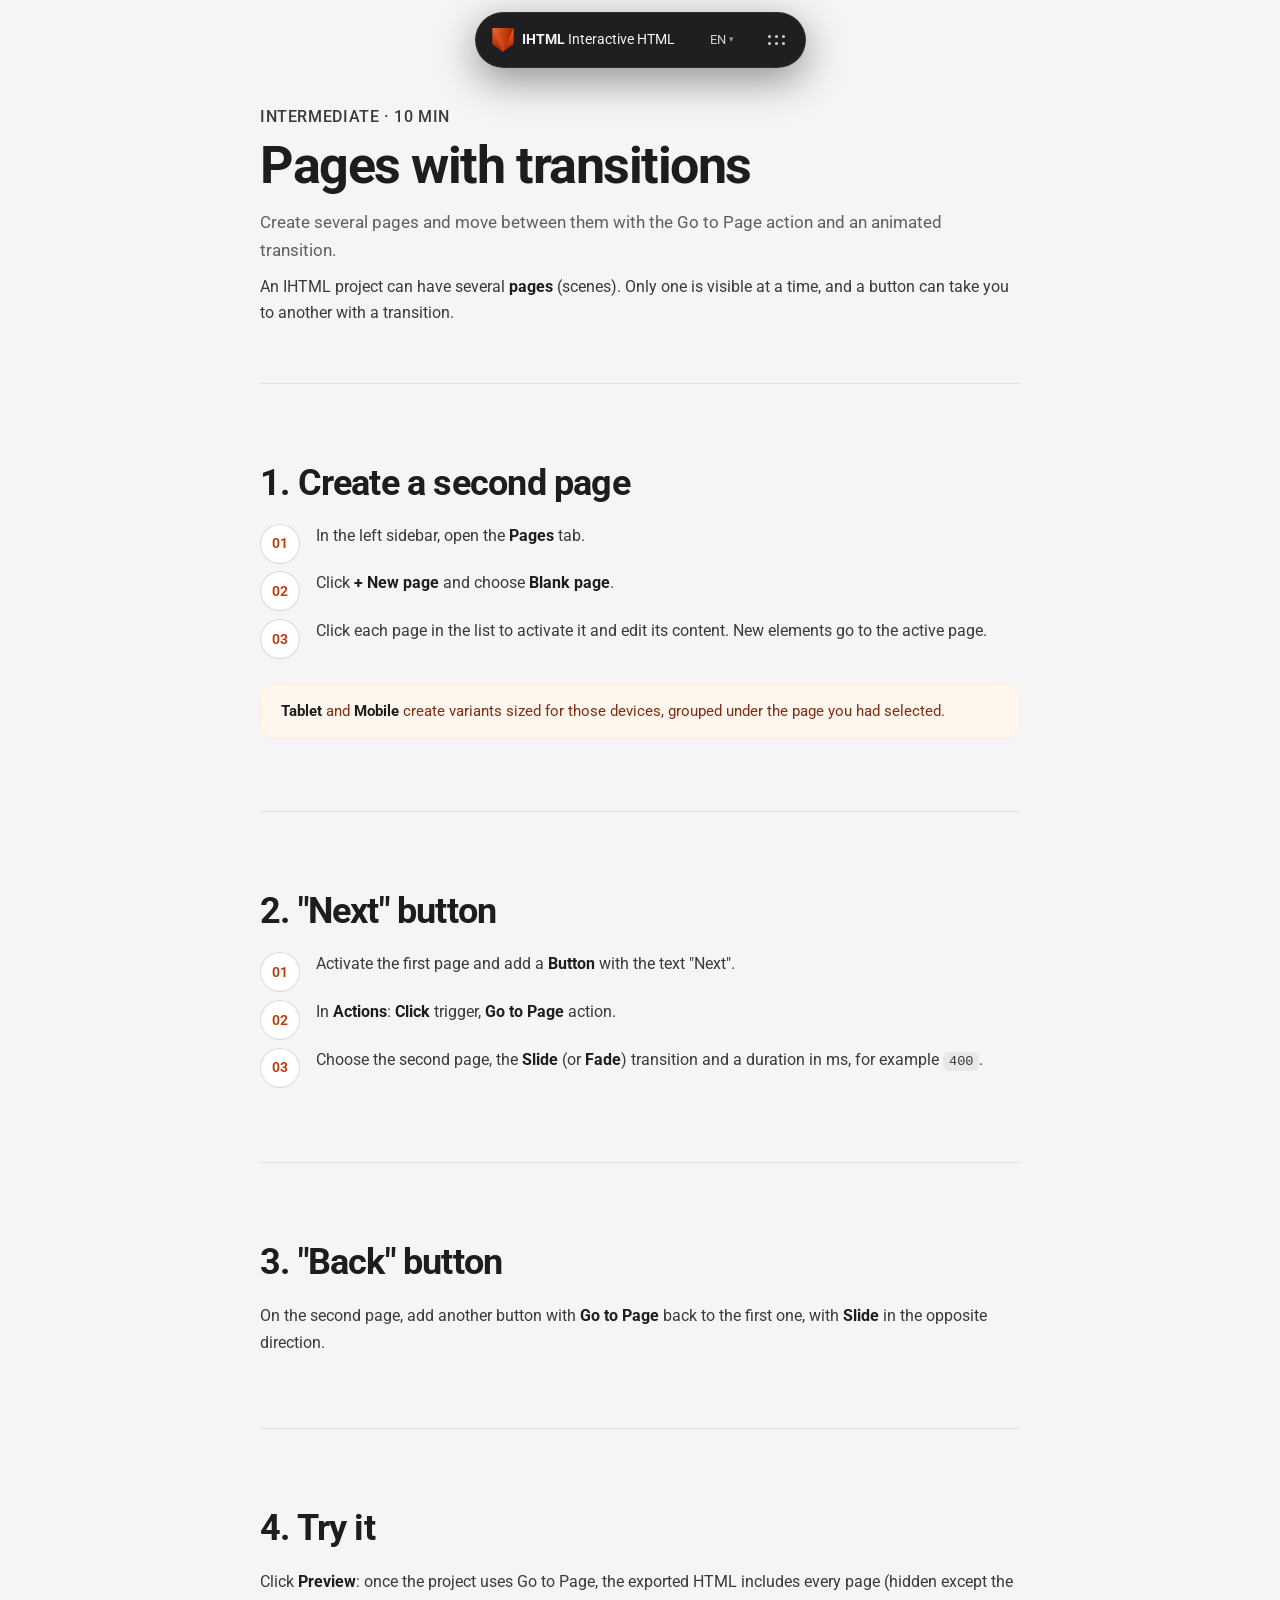
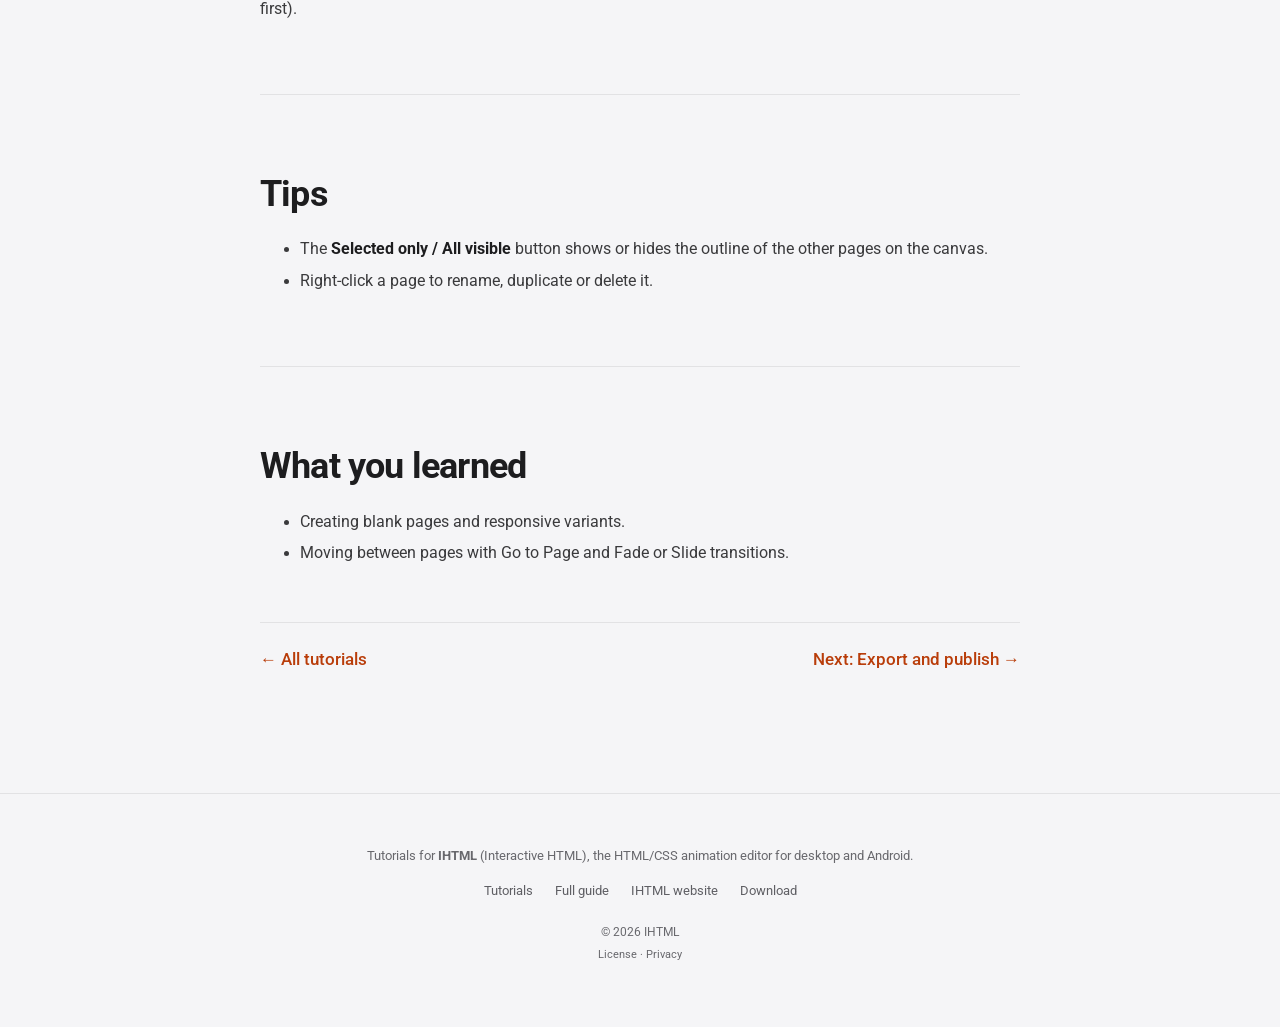
<file: en/pages-transitions.html>
<!doctype html>
<html lang="en">
  <head>
    <meta charset="UTF-8" />
    <meta name="viewport" content="width=device-width, initial-scale=1.0" />
    <title>Pages with transitions — IHTML Tutorials</title>
    <meta name="description" content="Create several pages and move between them with the Go to Page action and an animated transition." />
    <meta name="robots" content="index, follow" />
    <link rel="canonical" href="https://ihtml.es/en/pages-transitions.html" />
    <link rel="alternate" hreflang="en" href="https://ihtml.es/en/pages-transitions.html" />
    <link rel="alternate" hreflang="es" href="https://ihtml.es/paginas-transiciones.html" />
    <link rel="alternate" hreflang="x-default" href="https://ihtml.es/paginas-transiciones.html" />
    <link rel="icon" type="image/svg+xml" href="../assets/favicon.svg" />
    <meta property="og:type" content="article" />
    <meta property="og:site_name" content="IHTML Tutorials" />
    <meta property="og:locale" content="en_US" />
    <meta property="og:title" content="Pages with transitions — IHTML Tutorials" />
    <meta property="og:description" content="Create several pages and move between them with the Go to Page action and an animated transition." />
    <meta property="og:url" content="https://ihtml.es/en/pages-transitions.html" />
    <meta property="og:image" content="https://ihtml.eu/assets/og-image.png" />
    <meta name="twitter:card" content="summary_large_image" />
    <link rel="preconnect" href="https://fonts.googleapis.com" />
    <link rel="preconnect" href="https://fonts.gstatic.com" crossorigin />
    <link href="https://fonts.googleapis.com/css2?family=Roboto:wght@400;500;700&display=swap" rel="stylesheet" />
    <link rel="stylesheet" href="../assets/estilos.css" />
    <link rel="stylesheet" href="../assets/tutorial.css" />
    <script type="application/ld+json">
{
  "@context": "https://schema.org",
  "@type": "HowTo",
  "name": "Pages with transitions",
  "description": "Create several pages and move between them with the Go to Page action and an animated transition.",
  "inLanguage": "en",
  "totalTime": "PT10M",
  "url": "https://ihtml.es/en/pages-transitions.html",
  "image": "https://ihtml.eu/assets/og-image.png"
}
    </script>
  </head>
  <body>
    <a class="skip-link" href="#contenido">Skip to content</a>
    <header class="island">
      <button class="island-dot" aria-label="Menu" aria-expanded="false"></button>
      <a class="brand" href="index.html">
        <svg viewBox="0 0 555 625" aria-hidden="true" focusable="false">
          <defs>
            <linearGradient id="logoGrad" x1="277" y1="0" x2="277" y2="625" gradientUnits="userSpaceOnUse">
              <stop stop-color="#f16529" />
              <stop offset="1" stop-color="#a12100" />
            </linearGradient>
            <linearGradient id="logoGradH" x1="0" y1="312" x2="555" y2="312" gradientUnits="userSpaceOnUse">
              <stop stop-color="#f16529" />
              <stop offset="1" stop-color="#a12100" />
            </linearGradient>
          </defs>
          <path fill="url(#logoGrad)" d="M0 0H554.15V416.48L277.07 624.08 0 416.48Z" />
          <path fill="url(#logoGradH)" d="M554.15 0 277.07 624.08 0 0Z" />
        </svg>
        <span class="logo-text"><b>IHTML</b>&nbsp;Interactive HTML</span>
      </a>
      <div class="island-menu-wrap">
        <nav class="island-menu">
          <a href="index.html" class="is-activo">Tutorials</a>
          <a href="https://ihtml.eu/guide.html">Full guide</a>
          <a href="https://ihtml.eu/">IHTML website</a>
          <a class="is-cta" href="https://ihtml.eu/downloads.html">Download</a>
        </nav>
      </div>
      <div class="lang-switch">
        <button class="lang-switch-btn" type="button" aria-label="Language: English" aria-haspopup="true" aria-expanded="false">
          EN<span class="lang-switch-caret" aria-hidden="true">▾</span>
        </button>
        <div class="lang-switch-menu">
          <a href="../paginas-transiciones.html" lang="es">Español</a>
          <a href="#" class="is-activo" lang="en">English</a>
        </div>
      </div>
    </header>

    <div class="wrap">
      <main id="contenido" class="guia tutorial">
        <p class="tuto-meta">Intermediate · 10 min</p>
        <h1>Pages with transitions</h1>
        <p class="intro">Create several pages and move between them with the Go to Page action and an animated transition.</p>

<p>An IHTML project can have several <b>pages</b> (scenes). Only one is visible at a time, and a button can take you to another with a transition.</p>
<h2 id="1-create-a-second-page">1. Create a second page</h2>
<ol class="pasos"><li>In the left sidebar, open the <b>Pages</b> tab.</li><li>Click <b>+ New page</b> and choose <b>Blank page</b>.</li><li>Click each page in the list to activate it and edit its content. New elements go to the active page.</li></ol>
<p class="nota"><b>Tablet</b> and <b>Mobile</b> create variants sized for those devices, grouped under the page you had selected.</p>
<h2 id="2-next-button">2. &quot;Next&quot; button</h2>
<ol class="pasos"><li>Activate the first page and add a <b>Button</b> with the text &quot;Next&quot;.</li><li>In <b>Actions</b>: <b>Click</b> trigger, <b>Go to Page</b> action.</li><li>Choose the second page, the <b>Slide</b> (or <b>Fade</b>) transition and a duration in ms, for example <code>400</code>.</li></ol>
<h2 id="3-back-button">3. &quot;Back&quot; button</h2>
<p>On the second page, add another button with <b>Go to Page</b> back to the first one, with <b>Slide</b> in the opposite direction.</p>
<h2 id="4-try-it">4. Try it</h2>
<p>Click <b>Preview</b>: once the project uses Go to Page, the exported HTML includes every page (hidden except the first).</p>
<h2 id="tips">Tips</h2>
<ul><li>The <b>Selected only / All visible</b> button shows or hides the outline of the other pages on the canvas.</li><li>Right-click a page to rename, duplicate or delete it.</li></ul>
<h2 id="what-you-learned">What you learned</h2>
<ul><li>Creating blank pages and responsive variants.</li><li>Moving between pages with Go to Page and Fade or Slide transitions.</li></ul>
        <nav class="tuto-nav">
          <a href="index.html">← All tutorials</a>
          <a href="export-publish.html">Next: Export and publish →</a>
        </nav>
      </main>
    </div>

    <footer>
      <p>Tutorials for <b>IHTML</b> (Interactive HTML), the HTML/CSS animation editor for desktop and Android.</p>
      <div class="docs">
        <a href="index.html">Tutorials</a>
        <a href="https://ihtml.eu/guide.html">Full guide</a>
        <a href="https://ihtml.eu/">IHTML website</a>
        <a href="https://ihtml.eu/downloads.html">Download</a>
      </div>
      <p class="footer-credit">© 2026 IHTML</p>
      <p class="legal-links"><a href="https://ihtml.eu/license.html">License</a> · <a href="https://ihtml.eu/privacy.html">Privacy</a></p>
    </footer>

    <script>
      const isla = document.querySelector('.island');
      const islaBot = document.querySelector('.island-dot');
      if (isla && islaBot) {
        islaBot.addEventListener('click', () => {
          const abierto = isla.classList.toggle('is-abierto');
          islaBot.setAttribute('aria-expanded', abierto);
        });
        document.addEventListener('click', (e) => {
          if (isla.contains(e.target)) return;
          isla.classList.remove('is-abierto');
          islaBot.setAttribute('aria-expanded', 'false');
        });
      }
      document.querySelectorAll('.lang-switch').forEach((ls) => {
        const btn = ls.querySelector('.lang-switch-btn');
        btn.addEventListener('click', (e) => {
          e.stopPropagation();
          const open = ls.classList.toggle('is-abierto');
          btn.setAttribute('aria-expanded', open);
        });
      });
      document.addEventListener('click', (e) => {
        document.querySelectorAll('.lang-switch.is-abierto').forEach((ls) => {
          if (ls.contains(e.target)) return;
          ls.classList.remove('is-abierto');
          ls.querySelector('.lang-switch-btn').setAttribute('aria-expanded', 'false');
        });
      });

      // Video de YouTube: el reproductor solo se carga al pulsar.
      document.querySelectorAll('.video-lite').forEach((b) => {
        b.addEventListener('click', () => {
          const f = document.createElement('iframe');
          f.src = 'https://www.youtube-nocookie.com/embed/' + b.dataset.yt + '?autoplay=1&rel=0';
          f.title = b.getAttribute('aria-label');
          f.allow = 'autoplay; encrypted-media; picture-in-picture; fullscreen';
          f.allowFullscreen = true;
          b.replaceWith(f);
        });
      });

      // Portada: buscador + filtro por nivel.
      const search = document.querySelector('.tuto-search');
      if (search) {
        let level = '';
        const apply = () => {
          const q = search.value.trim().toLowerCase();
          let total = 0;
          document.querySelectorAll('.tuto-cat').forEach((sec) => {
            let n = 0;
            sec.querySelectorAll('.tuto-card').forEach((c) => {
              const ok = (!level || c.dataset.level === level) && (!q || c.dataset.text.includes(q));
              c.hidden = !ok;
              if (ok) n++;
            });
            sec.hidden = n === 0;
            total += n;
          });
          document.querySelector('.tuto-empty').hidden = total > 0;
        };
        search.addEventListener('input', apply);
        document.querySelectorAll('.tuto-chip').forEach((chip) => {
          chip.addEventListener('click', () => {
            level = chip.dataset.level;
            document.querySelectorAll('.tuto-chip').forEach((c) => {
              c.classList.toggle('is-activo', c === chip);
              c.setAttribute('aria-pressed', c === chip);
            });
            apply();
          });
        });
      }
    </script>
  </body>
</html>
</file>
<file: assets/estilos.css>
/* ============================================================
   IHTML — sitio web · estética Apple (claro, aire, tipografía)
   ============================================================ */

:root {
  --bg: #f5f5f7;
  --bg-alt: #ffffff;
  --ink: #1d1d1f;
  --ink-2: #5f5f64;
  --ink-3: #68686d;
  --line: rgba(0, 0, 0, 0.08);
  --line-strong: rgba(0, 0, 0, 0.14);
  --accent: #f97316;
  /* Naranja para TEXTO sobre fondo claro (WCAG AA 4.5:1); --accent queda para fondos/bordes/logo. */
  --accent-text: #b93d0a;
  --accent-2: #fbbf24;
  --grad: linear-gradient(120deg, #f97316, #fbbf24);
  --dark: #000000;
  --dark-card: #161617;
  --font: Roboto, -apple-system, BlinkMacSystemFont, 'Segoe UI', Arial, sans-serif;
  --mono: ui-monospace, 'SF Mono', 'Cascadia Mono', Consolas, Menlo, monospace;
  --radius: 18px;
}

* {
  box-sizing: border-box;
}

html {
  scroll-behavior: smooth;
}

body {
  margin: 0;
  background: var(--bg);
  color: var(--ink);
  font-family: var(--font);
  font-size: 17px;
  line-height: 1.5;
  -webkit-font-smoothing: antialiased;
  text-rendering: optimizeLegibility;
}

::selection {
  background: rgba(249, 115, 22, 0.22);
}

a {
  color: inherit;
}

.container {
  max-width: 1080px;
  margin: 0 auto;
  padding: 0 24px;
}

/* ---------- Navegación: Dynamic Island (estilo Apple) ---------- */

.island {
  position: fixed;
  top: 12px;
  /* Centrada con left/right + margin auto (NO left:50% + translateX): con
     left:50% el navegador le da solo media pantalla de ancho disponible y
     el menu abierto se cortaba ("Pre...", sin "Suscribirme") aun en 1280px. */
  left: 12px;
  right: 12px;
  margin-inline: auto;
  width: fit-content;
  z-index: 100;
  display: flex;
  align-items: center;
  gap: 12px;
  max-width: calc(100vw - 24px);
  padding: 10px 16px;
  border-radius: 999px;
  background: rgba(20, 20, 23, 0.95);
  -webkit-backdrop-filter: blur(26px) saturate(180%);
  backdrop-filter: blur(26px) saturate(180%);
  border: 1px solid rgba(255, 255, 255, 0.09);
  box-shadow: 0 12px 40px rgba(0, 0, 0, 0.42);
  color: #f5f5f7;
}

/* Botón que abre/cierra el menú en touch (sin :hover) — antes era un
   punto naranja pulsante, después 2 líneas. Ahora: grilla de 6 puntos
   (icono "más opciones"), a la derecha del todo (order al final del
   flex del .island) y con más espacio de respiro alrededor. La caja
   entera es el área de clic real — los puntos son solo el dibujo. */
.island-dot {
  order: 10;
  position: relative;
  flex: none;
  width: 26px;
  height: 20px;
  margin-left: 6px;
  padding: 0;
  border: none;
  background: transparent;
  cursor: pointer;
}

.island-dot::before {
  content: '';
  position: absolute;
  top: 5px;
  left: 5px;
  width: 3px;
  height: 3px;
  border-radius: 50%;
  background: rgba(245, 245, 247, 0.82);
  box-shadow:
    7px 0 0 rgba(245, 245, 247, 0.82),
    14px 0 0 rgba(245, 245, 247, 0.82),
    0 7px 0 rgba(245, 245, 247, 0.82),
    7px 7px 0 rgba(245, 245, 247, 0.82),
    14px 7px 0 rgba(245, 245, 247, 0.82);
}

.island .brand {
  display: flex;
  align-items: center;
  gap: 8px;
  text-decoration: none;
  color: #f5f5f7;
}

.island .brand svg {
  width: 22px;
  height: 24px;
  display: block;
}

.island .logo-text {
  font-size: 14px;
  color: #f5f5f7;
  /* "IHTML Interactive HTML" siempre en UNA linea (antes "HTML" caia abajo). */
  white-space: nowrap;
}

.island .brand {
  flex: none;
}

.island-menu-wrap {
  display: grid;
  grid-template-columns: 0fr;
  opacity: 0;
  pointer-events: none;
  transition:
    grid-template-columns 0.55s cubic-bezier(0.32, 0.72, 0, 1),
    opacity 0.3s ease;
}

.island.is-abierto .island-menu-wrap {
  grid-template-columns: 1fr;
  opacity: 1;
  pointer-events: auto;
}

.island-menu {
  overflow: hidden;
  white-space: nowrap;
  display: flex;
  align-items: center;
  gap: 2px;
}

.island-menu a {
  font-size: 13px;
  color: rgba(245, 245, 247, 0.82);
  text-decoration: none;
  padding: 7px 11px;
  border-radius: 999px;
  opacity: 0;
  transform: translateX(-10px);
  transition:
    opacity 0.35s ease,
    transform 0.5s cubic-bezier(0.32, 0.72, 0, 1),
    color 0.2s ease,
    background 0.2s ease;
}

.island.is-abierto .island-menu a {
  opacity: 1;
  transform: none;
}

.island.is-abierto .island-menu a:nth-child(1) {
  transition-delay: 0.04s;
}
.island.is-abierto .island-menu a:nth-child(2) {
  transition-delay: 0.09s;
}
.island.is-abierto .island-menu a:nth-child(3) {
  transition-delay: 0.14s;
}
.island.is-abierto .island-menu a:nth-child(4) {
  transition-delay: 0.19s;
}
.island.is-abierto .island-menu a:nth-child(5) {
  transition-delay: 0.24s;
}
.island.is-abierto .island-menu a:nth-child(6) {
  transition-delay: 0.29s;
}
.island.is-abierto .island-menu a:nth-child(7) {
  transition-delay: 0.34s;
}

.island-menu a:hover {
  color: #fff;
  background: rgba(255, 255, 255, 0.1);
}

.island-menu a.is-activo {
  color: #fbbf24;
}

.island-menu a.is-cta {
  background: var(--accent);
  color: #fff;
  font-weight: 500;
}

.island-menu a.is-cta:hover {
  background: #fb923c;
}

@media (hover: hover) {
  .island:hover .island-menu-wrap {
    grid-template-columns: 1fr;
    opacity: 1;
    pointer-events: auto;
    visibility: visible;
  }
  .island:hover .island-menu a {
    opacity: 1;
    transform: none;
  }
}

/* ---------- Hero ---------- */

.hero {
  padding: 160px 24px 0;
  text-align: center;
}

.hero h1 {
  font-size: clamp(44px, 7vw, 82px);
  font-weight: 700;
  letter-spacing: -0.035em;
  line-height: 1.03;
  margin: 20px auto 18px;
  max-width: 950px;
}

.grad {
  /* Degradado del titulo: >= 3:1 sobre el fondo claro en todo el recorrido
     (WCAG 1.4.3, texto grande). El de --grad (naranja->amarillo) bajaba a 1.5:1. */
  background: linear-gradient(120deg, #ea580c, #c2410c);
  -webkit-background-clip: text;
  background-clip: text;
  color: transparent;
}

.hero .tagline {
  font-size: clamp(17px, 2vw, 21px);
  line-height: 1.55;
  color: var(--ink-2);
  max-width: 660px;
  margin: 0 auto;
}

.ctas {
  display: flex;
  flex-wrap: wrap;
  gap: 12px;
  justify-content: center;
  margin-top: 30px;
}

/* ---------- Botones (píldoras estilo Apple) ---------- */

.btn {
  display: inline-flex;
  align-items: center;
  gap: 6px;
  border-radius: 980px;
  padding: 12px 24px;
  font-size: 15px;
  font-weight: 500;
  text-decoration: none;
  transition:
    transform 0.2s ease,
    background 0.2s ease,
    box-shadow 0.2s ease,
    opacity 0.2s ease;
}

.btn.primario {
  background: var(--ink);
  color: #fff;
}

.btn.primario:hover {
  background: #000;
  transform: scale(1.03);
}

.btn:not(.primario) {
  background: #fff;
  color: var(--ink);
  border: 1px solid var(--line-strong);
}

.btn:not(.primario):hover {
  background: #fafafa;
  transform: scale(1.03);
}

/* ---------- Ventana con captura de pantalla ---------- */

.mock {
  max-width: 1040px;
  margin: 60px auto 0;
  border-radius: 20px;
  border: 1px solid var(--line-strong);
  background: #fff;
  box-shadow: 0 40px 100px rgba(0, 0, 0, 0.16);
  overflow: hidden;
  text-align: left;
}

.mock > img {
  display: block;
  width: 100%;
  height: auto;
}

.mock-bar {
  display: flex;
  align-items: center;
  gap: 8px;
  padding: 11px 16px;
  border-bottom: 1px solid var(--line);
  background: #fafafa;
}

.dot {
  width: 11px;
  height: 11px;
  border-radius: 50%;
}
.dot.r {
  background: #ff5f57;
}
.dot.y {
  background: #febc2e;
}
.dot.g {
  background: #28c840;
}

.mock-url {
  margin-left: 10px;
  font-size: 12.5px;
  color: var(--ink-3);
  background: #f0f0f2;
  border: 1px solid var(--line);
  border-radius: 7px;
  padding: 3px 12px;
  font-family: var(--mono);
}

/* ---------- Galería de capturas ---------- */

.galeria {
  display: grid;
  gap: 22px;
  max-width: 1000px;
  margin: 44px auto 0;
}

.galeria.dos {
  grid-template-columns: 1fr 1fr;
}

.shot {
  margin: 0;
  border: 1px solid var(--line);
  border-radius: var(--radius);
  overflow: hidden;
  background: #fff;
  text-align: left;
}

.shot img {
  display: block;
  width: 100%;
  height: auto;
  border-bottom: 1px solid var(--line);
}

.shot figcaption {
  padding: 14px 18px 16px;
  font-size: 14px;
  line-height: 1.55;
  color: var(--ink-2);
}

.shot figcaption b {
  color: var(--ink);
  font-weight: 600;
}

.shot.ancha {
  grid-column: 1 / -1;
}

.dark .shot {
  background: var(--dark-card);
  border-color: rgba(255, 255, 255, 0.1);
}
.dark .shot img {
  border-bottom-color: rgba(255, 255, 255, 0.1);
}
.dark .shot figcaption {
  color: #a1a1a6;
}
.dark .shot figcaption b {
  color: #f5f5f7;
}

@media (max-width: 760px) {
  .galeria.dos {
    grid-template-columns: 1fr;
  }
}

/* ---------- Secciones ---------- */

section {
  padding: 110px 24px;
}
section#empezar,
section#guia {
  background: #fff;
}

.kicker {
  font-size: 14px;
  font-weight: 600;
  letter-spacing: 0.1em;
  text-transform: uppercase;
  color: var(--accent-text);
  margin: 0;
}

section h2,
.h-seccion {
  font-size: clamp(30px, 4.5vw, 46px);
  font-weight: 700;
  letter-spacing: -0.025em;
  line-height: 1.08;
  margin: 10px 0 0;
}

.sub {
  font-size: 19px;
  color: var(--ink-2);
  margin: 14px auto 44px;
  max-width: 620px;
}

.centrado {
  text-align: center;
}
.centrado .sub {
  margin-left: auto;
  margin-right: auto;
}

/* ---------- Grid de tarjetas ---------- */

.grid {
  display: grid;
  grid-template-columns: repeat(3, 1fr);
  gap: 16px;
}

.card {
  background: #fff;
  border: 1px solid var(--line);
  border-radius: var(--radius);
  padding: 30px 28px;
  transition:
    transform 0.35s cubic-bezier(0.2, 0.8, 0.2, 1),
    box-shadow 0.35s ease;
}

.card:hover {
  transform: translateY(-4px);
  box-shadow: 0 20px 45px rgba(0, 0, 0, 0.09);
}

.icono {
  flex: none;
  width: 44px;
  height: 44px;
  border-radius: 13px;
  background: var(--grad);
  color: #fff;
  display: flex;
  align-items: center;
  justify-content: center;
  box-shadow: 0 8px 20px rgba(249, 115, 22, 0.3);
}

.card h3 {
  display: flex;
  align-items: center;
  gap: 14px;
  font-size: 18px;
  font-weight: 650;
  letter-spacing: -0.014em;
  margin: 0 0 8px;
}

.card p {
  font-size: 15px;
  line-height: 1.6;
  color: var(--ink-2);
  margin: 0;
}

.card code,
.card a {
  color: var(--accent-text);
}

/* ---------- Sección oscura (estilo productos Apple) ---------- */

.dark {
  background: #000;
  color: #f5f5f7;
}

.dark .kicker {
  color: var(--accent-2);
}

.dark h2 {
  color: #f5f5f7;
}

.dark .sub {
  color: #a1a1a6;
}

.dark .card code,
.dark .card a {
  color: var(--accent);
}

.dark .card {
  background: var(--dark-card);
  border-color: rgba(255, 255, 255, 0.1);
}

.dark .card:hover {
  box-shadow: 0 24px 50px rgba(0, 0, 0, 0.7);
}

.dark .card p {
  color: #a1a1a6;
}

.enlace-after {
  display: inline-flex;
  align-items: center;
  gap: 5px;
  margin-top: 16px;
  font-size: 15px;
  font-weight: 500;
  color: #f5f5f7;
  text-decoration: none;
}

.enlace-after:hover {
  text-decoration: underline;
  text-underline-offset: 4px;
}

/* Ajuste: bloques de código/tablas se alinean a la izquierda
   aunque la sección esté centrada */
section.centrado pre,
section.centrado .tabla-wrap {
  text-align: left;
  margin-left: auto;
  margin-right: auto;
}

/* ---------- Pasos numerados ---------- */

.pasos {
  counter-reset: paso;
  list-style: none;
  margin: 0;
  padding: 0;
}

.pasos li {
  counter-increment: paso;
  position: relative;
  padding: 0 0 18px 56px;
  font-size: 15.5px;
  line-height: 1.6;
  color: var(--ink-2);
}

.pasos li::before {
  content: counter(paso, decimal-leading-zero);
  position: absolute;
  left: 0;
  top: 0;
  width: 38px;
  height: 38px;
  border-radius: 50%;
  background: #fff;
  border: 1px solid var(--line-strong);
  color: var(--accent-text);
  font-weight: 650;
  font-size: 14px;
  display: flex;
  align-items: center;
  justify-content: center;
}

.pasos b {
  color: var(--ink);
}

/* ---------- Código, tablas ---------- */

pre {
  margin: 22px 0;
  padding: 18px 22px;
  background: #f5f5f7;
  border: 1px solid var(--line);
  border-radius: 14px;
  font-family: var(--mono);
  font-size: 14px;
  line-height: 1.65;
  overflow: auto;
  color: var(--ink);
}

code {
  font-family: var(--mono);
  font-size: 0.875em;
  background: rgba(0, 0, 0, 0.055);
  border-radius: 6px;
  padding: 2px 6px;
}

.cm {
  color: var(--ink-3);
}

.tabla-wrap {
  background: #fff;
  border: 1px solid var(--line);
  border-radius: 16px;
  overflow: hidden;
  margin: 22px 0;
}

.tabla-wrap table {
  width: 100%;
  border-collapse: collapse;
  font-size: 14.5px;
}

.tabla-wrap th {
  text-align: left;
  font-size: 12px;
  font-weight: 600;
  text-transform: uppercase;
  letter-spacing: 0.07em;
  color: var(--ink-3);
  padding: 12px 18px;
  background: #fafafa;
  border-bottom: 1px solid var(--line);
}

.tabla-wrap td {
  padding: 13px 18px;
  border-top: 1px solid var(--line);
  color: var(--ink-2);
  line-height: 1.55;
  vertical-align: top;
}

.tabla-wrap td code {
  color: var(--ink);
}
.tabla-wrap tr:hover td {
  background: #fafafa;
}

/* ---------- Guía de usuario (layout con TOC) ---------- */

.layout-guia {
  display: flex;
  gap: 56px;
  max-width: 1080px;
  margin: 0 auto;
  padding: 104px 24px 120px;
}

.toc {
  flex: none;
  width: 232px;
  position: sticky;
  top: 88px;
  align-self: flex-start;
  max-height: calc(100vh - 120px);
  overflow: auto;
  padding-right: 8px;
}

.toc .titulo {
  font-size: 13px;
  font-weight: 650;
  letter-spacing: 0.05em;
  text-transform: uppercase;
  color: var(--ink-3);
  margin: 0 0 12px;
}

.toc ul {
  list-style: none;
  margin: 0;
  padding: 0;
}

.toc li {
  margin: 1px 0;
}

.toc a {
  display: block;
  font-size: 13.5px;
  color: var(--ink-2);
  text-decoration: none;
  padding: 5px 10px;
  border-radius: 9px;
  line-height: 1.35;
  transition:
    color 0.15s ease,
    background 0.15s ease;
}

.toc a:hover {
  color: var(--ink);
  background: rgba(0, 0, 0, 0.045);
}

.toc li li a {
  padding-left: 24px;
  font-size: 12.5px;
  color: var(--ink-3);
}

.toc li li a:hover {
  color: var(--ink);
}

main.guia {
  flex: 1;
  min-width: 0;
}

.guia h1 {
  font-size: clamp(34px, 5vw, 52px);
  font-weight: 700;
  letter-spacing: -0.028em;
  line-height: 1.06;
  margin: 6px 0 16px;
}

.guia .intro {
  font-size: 17px;
  color: var(--ink-2);
  line-height: 1.6;
}

.guia h2 {
  font-size: clamp(26px, 3.4vw, 36px);
  font-weight: 700;
  letter-spacing: -0.022em;
  margin: 72px 0 14px;
  padding-top: 72px;
  border-top: 1px solid var(--line);
}

.guia h2:first-of-type {
  margin-top: 56px;
}

.guia h3 {
  font-size: 22px;
  font-weight: 650;
  letter-spacing: -0.015em;
  margin: 44px 0 10px;
}

.guia h4 {
  font-size: 17px;
  font-weight: 650;
  margin: 36px 0 8px;
}

.guia p {
  font-size: 15.5px;
  line-height: 1.7;
  color: #3a3a3c;
  margin: 10px 0;
}

.guia b {
  color: var(--ink);
}

.guia ul,
.guia ol {
  color: #3a3a3c;
  font-size: 15.5px;
  line-height: 1.7;
}

.guia li {
  margin: 5px 0;
}

.guia a {
  color: var(--ink);
  text-decoration: underline;
  text-decoration-color: rgba(249, 115, 22, 0.45);
  text-underline-offset: 3px;
  transition: text-decoration-color 0.15s ease;
}

.guia a:hover {
  text-decoration-color: var(--accent);
}

.guia pre {
  margin: 18px 0;
  background: #f5f5f7;
  border: 1px solid var(--line);
  border-radius: 14px;
  padding: 16px 20px;
  font-size: 13px;
}

.guia .nota {
  background: #fff7ed;
  border: 1px solid #ffedd5;
  border-radius: 14px;
  padding: 15px 20px;
  margin: 22px 0;
  font-size: 14.5px;
  line-height: 1.6;
  color: #7c2d12;
}

.guia .nota code {
  background: rgba(249, 115, 22, 0.12);
  color: #7c2d12;
}

.guia .pasos li {
  color: #3a3a3c;
  font-size: 15.5px;
}

.guia .tabla-wrap {
  margin: 18px 0;
}

.guia .tabla-wrap:first-of-type {
  margin-top: 0;
}

/* ---------- Plataformas (app local) ---------- */

.plataformas {
  display: grid;
  grid-template-columns: repeat(4, 1fr);
  gap: 16px;
  max-width: 820px;
  margin: 0 auto;
}

.plataforma {
  background: #fff;
  border: 1px solid var(--line);
  border-radius: 22px;
  padding: 26px 18px 22px;
  text-align: center;
}

.plataforma svg {
  width: 30px;
  height: 30px;
  color: var(--ink);
}

.plataforma b {
  display: block;
  font-size: 14.5px;
  margin-top: 10px;
}

.plataforma small {
  display: block;
  font-size: 12px;
  color: var(--ink-3);
  margin-top: 2px;
}

.plataforma .btn {
  margin-top: 14px;
  padding: 8px 18px;
  font-size: 13px;
}

.plataforma .dl-mirror {
  display: block;
  margin-top: 10px;
  font-size: 12px;
  color: var(--ink-3);
  text-decoration: underline;
  text-underline-offset: 2px;
}
.plataforma .dl-mirror[hidden] {
  display: none;
}
.plataforma .dl-mirror:hover {
  color: var(--accent-text);
}

.plataforma.es-tuyo {
  border-color: var(--accent);
  box-shadow: 0 12px 34px rgba(249, 115, 22, 0.16);
}

.plataforma.es-tuyo .btn {
  background: var(--ink);
  color: #fff;
  border-color: transparent;
}

.dl-nota {
  font-size: 13px;
  color: var(--ink-3);
  margin: 22px auto 0;
  max-width: 620px;
}

/* ---------- Capturas dentro de la guía ---------- */

.guia figure.captura {
  margin: 22px 0;
  border: 1px solid var(--line);
  border-radius: 14px;
  overflow: hidden;
  background: #fff;
}

.guia figure.captura img {
  display: block;
  width: 100%;
  height: auto;
}

.guia figure.captura figcaption {
  padding: 11px 16px 13px;
  font-size: 13px;
  color: var(--ink-3);
  border-top: 1px solid var(--line);
}

/* ---------- Precio ---------- */

.precios {
  display: grid;
  grid-template-columns: repeat(auto-fit, minmax(250px, 1fr));
  gap: 18px;
  max-width: 720px;
  margin: 0 auto;
  text-align: left;
}

.precio-card {
  background: #fff;
  border: 1px solid var(--line);
  border-radius: 26px;
  padding: 30px 28px;
}

.precio-card.es-destacada {
  background: #000;
  color: #f5f5f7;
  border-color: #000;
  box-shadow: 0 24px 60px rgba(0, 0, 0, 0.28);
}

.precio-nombre {
  font-size: 13px;
  font-weight: 600;
  letter-spacing: 0.06em;
  text-transform: uppercase;
  margin: 0;
}

.precio-card.es-destacada .precio-nombre {
  color: var(--accent-2);
}

.precio-valor {
  font-size: clamp(40px, 5.5vw, 56px);
  font-weight: 700;
  letter-spacing: -0.03em;
  line-height: 1.05;
  margin: 10px 0 2px;
}

.precio-valor small {
  font-size: 17px;
  font-weight: 500;
  color: var(--ink-2);
  letter-spacing: 0;
}

.precio-card.es-destacada .precio-valor small {
  color: #a1a1a6;
}

.precio-card ul {
  list-style: none;
  margin: 16px 0 20px;
  padding: 0;
}

.precio-card li {
  position: relative;
  padding: 5px 0 5px 24px;
  font-size: 14px;
  color: var(--ink-2);
}

.precio-card.es-destacada li {
  color: #d2d2d7;
}

.precio-card li::before {
  content: '\2713';
  position: absolute;
  left: 0;
  color: var(--accent-text);
  font-weight: 700;
}

.precio-card.es-destacada li::before {
  color: var(--accent-2);
}

.precio-nota {
  font-size: 12.5px;
  color: var(--ink-3);
  margin: 14px 0 0;
}

/* ---------- Footer ---------- */

footer {
  border-top: 1px solid var(--line);
  padding: 52px 24px 64px;
  text-align: center;
  font-size: 13px;
  color: var(--ink-3);
}

footer p {
  margin: 0;
}

footer .legal-links {
  margin-top: 6px;
  font-size: 11px;
  color: var(--ink-3);
}
footer .legal-links a {
  color: inherit;
  text-decoration: none;
}
footer .legal-links a:hover {
  text-decoration: underline;
}

footer .footer-credit {
  margin-top: 22px;
  font-size: 12px;
  color: var(--ink-3);
}

footer .docs {
  display: flex;
  flex-wrap: wrap;
  gap: 22px;
  justify-content: center;
  margin-top: 16px;
}

footer .docs a {
  color: var(--ink-2);
  text-decoration: none;
  transition: color 0.2s ease;
}

footer .docs a:hover {
  color: var(--ink);
  text-decoration: underline;
  text-underline-offset: 4px;
}

/* ---------- Roadmap ---------- */

.ruta {
  list-style: none;
  margin: 34px auto 0;
  padding: 0;
  max-width: 680px;
  display: grid;
  gap: 12px;
  text-align: left;
}

.ruta li {
  border: 1px solid var(--line);
  border-radius: 16px;
  padding: 16px 18px;
  background: #fff;
  display: grid;
  gap: 5px;
  transition:
    border-color 0.2s ease,
    transform 0.2s ease;
}

.ruta li:hover {
  border-color: var(--accent);
  transform: translateY(-2px);
}

.ruta b {
  font-size: 15px;
  color: var(--ink);
}

.ruta span {
  font-size: 13.5px;
  color: var(--ink-2);
  line-height: 1.55;
}

.tag-hecho {
  display: inline-block;
  margin-left: 8px;
  padding: 2px 9px;
  border-radius: 980px;
  background: var(--grad);
  color: #fff;
  font-size: 11px;
  font-weight: 600;
  letter-spacing: 0.02em;
  vertical-align: middle;
}

/* ---------- Foro (antes redes sociales) ---------- */

.social-g {
  display: flex;
  flex-wrap: wrap;
  gap: 10px;
  justify-content: center;
  margin-top: 28px;
}

.social-g .btn {
  display: inline-flex;
  align-items: center;
  gap: 8px;
}

.social-g svg {
  width: 16px;
  height: 16px;
}

footer .social {
  display: flex;
  gap: 14px;
  justify-content: center;
  margin-top: 18px;
}

footer .social a {
  display: inline-flex;
  align-items: center;
  gap: 8px;
  height: 34px;
  padding: 0 14px;
  border-radius: 999px;
  text-decoration: none;
  font-weight: 500;
  border: 1px solid var(--line);
  color: var(--ink-2);
  transition:
    color 0.2s ease,
    background 0.2s ease,
    border-color 0.2s ease;
}

footer .social a:hover {
  color: #fff;
  background: var(--ink);
  border-color: var(--ink);
}

footer .social svg {
  width: 16px;
  height: 16px;
}

/* ---------- Animación de aparición ---------- */

.reveal {
  opacity: 0;
  transform: translateY(26px);
  transition:
    opacity 0.9s cubic-bezier(0.16, 1, 0.3, 1),
    transform 0.9s cubic-bezier(0.16, 1, 0.3, 1);
}

.reveal.visible {
  opacity: 1;
  transform: none;
}

/* ---------- Responsive ---------- */

@media (max-width: 900px) {
  .grid {
    grid-template-columns: repeat(2, 1fr);
  }
  .layout-guia {
    flex-direction: column;
    gap: 32px;
  }
  .toc {
    position: static;
    width: 100%;
    max-height: none;
  }
}

@media (max-width: 640px) {
  .hero {
    padding-top: 130px;
  }
  section {
    padding: 72px 20px;
  }
  .grid {
    grid-template-columns: 1fr;
  }
  .plataformas {
    grid-template-columns: repeat(2, 1fr);
  }
  .precios {
    grid-template-columns: 1fr;
  }
  .layout-guia {
    padding-top: 32px;
  }
  .guia h2 {
    margin-top: 52px;
    padding-top: 52px;
  }
}

/* ---------- Preguntas frecuentes (FAQ / AEO) ---------- */

.faq {
  max-width: 760px;
  margin: 28px auto 0;
  text-align: left;
}

.faq details {
  background: var(--bg-alt);
  border: 1px solid var(--line);
  border-radius: 14px;
  padding: 16px 20px;
  margin-bottom: 12px;
  transition: border-color 0.2s ease;
}

.faq details[open] {
  border-color: var(--line-strong);
}

.faq summary {
  cursor: pointer;
  font-weight: 500;
  font-size: 17px;
  list-style: none;
  display: flex;
  justify-content: space-between;
  align-items: center;
  gap: 12px;
}

.faq summary::-webkit-details-marker {
  display: none;
}

.faq summary::after {
  content: '+';
  font-size: 20px;
  line-height: 1;
  color: var(--accent-text);
  transition: transform 0.2s ease;
}

.faq details[open] summary::after {
  transform: rotate(45deg);
}

.faq details p {
  margin: 12px 0 0;
  color: var(--ink-2);
}

@media (prefers-color-scheme: dark) {
  .faq details {
    background: var(--dark-card);
    border-color: rgba(255, 255, 255, 0.1);
  }
  .faq details[open] {
    border-color: rgba(255, 255, 255, 0.2);
  }
  .faq details p {
    color: #a1a1a6;
  }
}

/* ============================================================
   Más vida: hover de tarjetas con más carácter, aparición en
   cascada y precio destacado que respira.
   ============================================================ */

/* --- Tarjetas de características: hover con más carácter --- */
.card:hover {
  transform: translateY(-6px);
  box-shadow: 0 24px 50px rgba(0, 0, 0, 0.12);
}

.card .icono {
  transition:
    transform 0.45s cubic-bezier(0.34, 1.56, 0.64, 1),
    box-shadow 0.35s ease;
}

.card:hover .icono {
  transform: scale(1.12) rotate(-8deg);
  box-shadow: 0 14px 30px rgba(249, 115, 22, 0.45);
}

/* --- Aparición en cascada de las tarjetas dentro de una sección --- */
.reveal .card {
  opacity: 0;
  transform: translateY(18px);
  transition:
    opacity 0.6s ease,
    transform 0.6s cubic-bezier(0.16, 1, 0.3, 1);
}

.reveal.visible .card {
  opacity: 1;
  transform: none;
}

.reveal.visible .card:nth-child(1) {
  transition-delay: 0.04s;
}
.reveal.visible .card:nth-child(2) {
  transition-delay: 0.08s;
}
.reveal.visible .card:nth-child(3) {
  transition-delay: 0.12s;
}
.reveal.visible .card:nth-child(4) {
  transition-delay: 0.16s;
}
.reveal.visible .card:nth-child(5) {
  transition-delay: 0.2s;
}
.reveal.visible .card:nth-child(6) {
  transition-delay: 0.24s;
}
.reveal.visible .card:nth-child(7) {
  transition-delay: 0.28s;
}
.reveal.visible .card:nth-child(8) {
  transition-delay: 0.32s;
}
.reveal.visible .card:nth-child(9) {
  transition-delay: 0.36s;
}
.reveal.visible .card:nth-child(10) {
  transition-delay: 0.4s;
}
.reveal.visible .card:nth-child(11) {
  transition-delay: 0.44s;
}
.reveal.visible .card:nth-child(12) {
  transition-delay: 0.48s;
}

/* --- Precio destacado: brillo sutil que respira, sin ser molesto --- */
.precio-card.es-destacada {
  animation: precioRespira 3.4s ease-in-out infinite;
}

@keyframes precioRespira {
  0%,
  100% {
    box-shadow: 0 24px 60px rgba(0, 0, 0, 0.28);
  }
  50% {
    box-shadow:
      0 24px 60px rgba(0, 0, 0, 0.28),
      0 0 34px rgba(249, 115, 22, 0.38);
  }
}

/* Nadie que pidió menos movimiento en su sistema operativo debería
   recibir loops infinitos — se cortan a un estado fijo (la transición
   de hover/scroll sigue andando, es puntual, no un loop). */
@media (prefers-reduced-motion: reduce) {
  .precio-card.es-destacada {
    animation: none;
  }
}

/* ---------- Selector de idioma (dropdown, 8 idiomas) ---------- */
/* Siempre visible, afuera del <nav> colapsable (que tiene overflow:hidden
   para su animacion) — si quedara adentro, el dropdown se corta. Mismo
   truco que .island-dot: order alto en el flex de .island para que caiga
   justo antes del boton de menu, sin importar donde este en el DOM. */
.lang-switch {
  position: relative;
  flex: none;
  order: 9;
}

.lang-switch-btn {
  display: inline-flex;
  align-items: center;
  gap: 3px;
  background: transparent;
  border: none;
  color: rgba(245, 245, 247, 0.82);
  font: inherit;
  font-size: 13px;
  padding: 7px 11px;
  border-radius: 999px;
  cursor: pointer;
  transition:
    color 0.2s ease,
    background 0.2s ease;
}

.lang-switch-btn:hover {
  color: #fff;
  background: rgba(255, 255, 255, 0.1);
}

.lang-switch-caret {
  font-size: 9px;
  opacity: 0.7;
}

.lang-switch-menu {
  position: absolute;
  top: calc(100% + 8px);
  right: 0;
  z-index: 20;
  display: none;
  flex-direction: column;
  gap: 1px;
  min-width: 150px;
  padding: 6px;
  border-radius: 14px;
  background: rgba(20, 20, 23, 0.97);
  -webkit-backdrop-filter: blur(20px) saturate(180%);
  backdrop-filter: blur(20px) saturate(180%);
  border: 1px solid rgba(255, 255, 255, 0.09);
  box-shadow: 0 16px 36px rgba(0, 0, 0, 0.4);
}

.lang-switch.is-abierto .lang-switch-menu {
  display: flex;
}

.lang-switch-menu a {
  padding: 7px 11px;
  border-radius: 9px;
  font-size: 13px;
  color: rgba(245, 245, 247, 0.82);
  text-decoration: none;
  white-space: nowrap;
}

.lang-switch-menu a:hover {
  color: #fff;
  background: rgba(255, 255, 255, 0.1);
}

.lang-switch-menu a.is-activo {
  color: #fbbf24;
}

/* Paginas legales (licencia / privacidad): mismo estilo que la guia, mas compacto. */
.layout-legal {
  max-width: 820px;
}
.guia.legal h2 {
  font-size: clamp(20px, 2.6vw, 26px);
  margin: 40px 0 10px;
  padding-top: 28px;
}
.guia.legal h2:first-of-type {
  margin-top: 32px;
}
.guia.legal h1 + p {
  color: var(--ink-3);
  font-size: 14px;
}
.guia.legal code {
  background: #f5f5f7;
  border-radius: 6px;
  padding: 1px 6px;
  font-size: 0.92em;
}
@media (max-width: 600px) {
  .layout-legal {
    padding-top: 124px;
  }
}

.guia.legal .legal-owner {
  margin-top: 56px;
  padding-top: 16px;
  border-top: 1px solid var(--line);
  font-size: 11.5px;
  line-height: 1.6;
  color: var(--ink-3);
}
.guia.legal .legal-owner a {
  color: inherit;
}

/* ---------- Accesibilidad ---------- */
.skip-link {
  position: absolute;
  left: 16px;
  top: -60px;
  z-index: 1000;
  padding: 10px 16px;
  border-radius: 10px;
  background: var(--ink);
  color: #fff;
  font-weight: 600;
  text-decoration: none;
}
.skip-link:focus {
  top: 16px;
}
:focus-visible {
  outline: 3px solid var(--accent-text);
  outline-offset: 2px;
}
.dark :focus-visible,
.island :focus-visible,
footer .social :focus-visible {
  outline-color: #fbbf24;
}

/* Reflujo a 320 px (WCAG 1.4.10): nada obliga a scroll horizontal. */
.grid > *,
.card {
  min-width: 0;
}
.card,
.guia p,
.guia li,
.guia td,
.faq p {
  overflow-wrap: anywhere;
}
.guia pre,
.guia .tabla-wrap {
  max-width: 100%;
  overflow-x: auto;
}
@media (max-width: 380px) {
  .hero h1 {
    font-size: 38px;
  }
  .hero h1 .grad {
    display: inline-block;
  }
}
/* Menu de la isla cerrado: fuera del orden de Tab (antes se podia enfocar
   enlaces invisibles con opacity 0). Abierto (boton Menu), con el raton
   encima o con el foco dentro: visible. */
.island-menu-wrap {
  visibility: hidden;
}
.island.is-abierto .island-menu-wrap,
.island:focus-within .island-menu-wrap {
  visibility: visible;
}
.island:focus-within .island-menu-wrap {
  grid-template-columns: 1fr;
  opacity: 1;
  pointer-events: auto;
}
.island:focus-within .island-menu a {
  opacity: 1;
  transform: none;
}

/* ---------- Showreel (video de la imagen principal del hero) ---------- */
.mock.showreel {
  background: #14161a;
}
.mock.showreel video {
  display: block;
  width: 100%;
  height: auto;
  aspect-ratio: 16 / 9;
  background: #14161a;
}

/* ---------- Página de descargas ---------- */
.dl-todas {
  font-weight: 500;
  color: var(--accent-text);
  text-decoration: none;
}
.dl-todas:hover {
  text-decoration: underline;
}
.dl-page {
  max-width: 980px;
  margin: 0 auto;
  padding: 140px 24px 40px;
}
.dl-hero {
  text-align: center;
  margin-bottom: 28px;
}
.dl-hero h1 {
  font-size: clamp(36px, 5.5vw, 56px);
  line-height: 1.08;
  letter-spacing: -0.02em;
  margin: 6px 0 12px;
}
.dl-version {
  text-align: center;
  color: var(--ink-2);
  margin: 0 0 32px;
}
.dl-app {
  margin: 0 0 44px;
}
.dl-app-cab h2 {
  font-size: 26px;
  margin: 0 0 4px;
}
.dl-app-cab p {
  margin: 0;
  color: var(--ink-2);
}
.dl-tabla td {
  vertical-align: middle;
}
.dl-tabla td b {
  color: var(--ink);
}
.dl-ext {
  font-family: var(--mono);
  font-size: 13.5px;
  color: var(--ink);
}
.dl-uso {
  color: var(--ink-3);
  font-size: 13.5px;
}
.dl-col-tam {
  white-space: nowrap;
  text-align: right;
}
.dl-col-btn {
  text-align: right;
  width: 1%;
  white-space: nowrap;
}
.dl-col-btn .btn {
  padding: 8px 18px;
  font-size: 14px;
}
.dl-tabla tr.es-tuyo td {
  background: rgba(249, 115, 22, 0.07);
}
.dl-tabla tr.es-tuyo .btn {
  background: var(--accent);
  border-color: var(--accent);
  color: #fff;
}
.dl-tuyo {
  display: inline-block;
  margin-left: 6px;
  padding: 1px 8px;
  border-radius: 999px;
  font-size: 11.5px;
  font-weight: 500;
  color: var(--accent-text);
  background: rgba(249, 115, 22, 0.12);
}
.dl-anteriores h2,
.dl-ayuda h2 {
  font-size: 22px;
  margin: 0 0 14px;
}
.dl-vieja {
  background: #fff;
  border: 1px solid var(--line);
  border-radius: 14px;
  padding: 0 18px;
  margin-bottom: 10px;
}
.dl-vieja summary {
  cursor: pointer;
  padding: 14px 0;
  font-weight: 500;
}
.dl-vieja summary small {
  color: var(--ink-3);
  font-weight: 400;
  margin-left: 8px;
}
.dl-vieja h3 {
  font-size: 15px;
  margin: 8px 0 0;
}
.dl-vieja .tabla-wrap {
  margin: 8px 0 14px;
}
.dl-ayuda {
  margin-top: 48px;
}
.dl-ayuda li {
  margin-bottom: 10px;
  color: var(--ink-2);
}
.dl-vacio {
  text-align: center;
  color: var(--ink-2);
}
.sr-only {
  position: absolute;
  width: 1px;
  height: 1px;
  overflow: hidden;
  clip: rect(0 0 0 0);
  white-space: nowrap;
}
@media (max-width: 640px) {
  .dl-page {
    padding: 120px 16px 32px;
  }
  .dl-tabla th,
  .dl-tabla td {
    padding: 10px 10px;
  }
  .dl-uso {
    display: block;
  }
  .dl-col-tam {
    display: none;
  }
}

/* ---------- Isla en pantallas medianas ----------
   Con 8 enlaces + "Suscribirme" el menú no entra en una sola línea por
   debajo de ~1000px y se cortaba ("Pre…"). Abierto, pasa a una segunda
   fila que hace wrap en vez de recortar. */
@media (max-width: 1000px) {
  .island.is-abierto,
  .island:focus-within {
    flex-wrap: wrap;
    border-radius: 26px;
    justify-content: space-between;
  }
  .island.is-abierto .island-menu-wrap,
  .island:focus-within .island-menu-wrap {
    order: 20;
    flex-basis: 100%;
  }
  .island.is-abierto .island-menu,
  .island:focus-within .island-menu {
    flex-wrap: wrap;
    white-space: normal;
    justify-content: center;
    row-gap: 4px;
  }
}
@media (max-width: 1000px) and (hover: hover) {
  .island:hover {
    flex-wrap: wrap;
    border-radius: 26px;
    justify-content: space-between;
  }
  .island:hover .island-menu-wrap {
    order: 20;
    flex-basis: 100%;
  }
  .island:hover .island-menu {
    flex-wrap: wrap;
    white-space: normal;
    justify-content: center;
    row-gap: 4px;
  }
}
/* Moviles muy angostos: el logo en una linea + boton de menu sin recortar. */
@media (max-width: 360px) {
  .island {
    gap: 6px;
    padding: 10px 10px 10px 14px;
  }
  .island .logo-text {
    font-size: 12.5px;
  }
  .island-dot {
    margin-left: 0;
  }
}

/* ---------- Página Showreel (obras hechas con IHTML, en vivo) ---------- */
.sr-page {
  max-width: 1180px;
  margin: 0 auto;
  padding: 140px 24px 40px;
}
.sr-grid {
  display: grid;
  grid-template-columns: repeat(auto-fill, minmax(min(100%, 480px), 1fr));
  gap: 28px;
  margin-top: 12px;
}
.sr-obra {
  background: #fff;
  border: 1px solid var(--line);
  border-radius: var(--radius);
  overflow: hidden;
  box-shadow: 0 18px 50px rgba(0, 0, 0, 0.08);
}
.sr-marco {
  position: relative;
  overflow: hidden;
  background: #14161a;
}
.sr-marco.sr-escalado iframe {
  position: absolute;
  top: 0;
  left: 0;
  transform-origin: 0 0;
}
.sr-marco iframe {
  display: block;
  width: 100%;
  height: 100%;
  border: 0;
  background: #fff;
}
.sr-info {
  padding: 18px 22px 22px;
}
.sr-info h2 {
  font-size: 20px;
  margin: 0 0 6px;
}
.sr-info p {
  margin: 0 0 8px;
  color: var(--ink-2);
}
.sr-autor {
  font-size: 14px;
}
.sr-abrir {
  font-weight: 500;
  color: var(--accent-text);
  text-decoration: none;
}
.sr-abrir:hover {
  text-decoration: underline;
}
.sr-vacio {
  max-width: 640px;
  margin: 24px auto 0;
  padding: 40px 28px;
  text-align: center;
  background: #fff;
  border: 1px solid var(--line);
  border-radius: var(--radius);
}
.sr-vacio h2 {
  font-size: 24px;
  margin: 0 0 10px;
}
.sr-vacio p {
  color: var(--ink-2);
  margin: 0 0 22px;
}
@media (max-width: 640px) {
  .sr-page {
    padding: 120px 16px 32px;
  }
}
</file>
<file: assets/tutorial.css>
/* Web de tutoriales (ihtml.es). Se apoya en estilos.css (copia de ihtml.eu). */

.wrap {
  max-width: 1080px;
  margin: 0 auto;
  padding: 104px 24px 120px;
}

main.tutorial {
  max-width: 760px;
  margin: 0 auto;
}

.tutoriales h1 {
  font-size: clamp(34px, 5vw, 52px);
  letter-spacing: -0.02em;
  line-height: 1.08;
  margin: 0 0 14px;
}

.tutoriales .intro {
  font-size: 18px;
  color: var(--ink-2);
  max-width: 640px;
  margin: 0 0 40px;
}

.tuto-grid {
  display: grid;
  grid-template-columns: repeat(auto-fill, minmax(280px, 1fr));
  gap: 18px;
}

.tuto-card {
  display: flex;
  flex-direction: column;
  gap: 8px;
  padding: 24px;
  background: var(--bg-alt);
  border: 1px solid var(--line);
  border-radius: var(--radius);
  color: var(--ink);
  text-decoration: none;
  transition:
    transform 0.15s ease,
    box-shadow 0.15s ease,
    border-color 0.15s ease;
}

.tuto-card:hover,
.tuto-card:focus-visible {
  transform: translateY(-2px);
  border-color: var(--line-strong);
  box-shadow: 0 10px 30px rgba(0, 0, 0, 0.08);
}

.tuto-card h2 {
  font-size: 20px;
  line-height: 1.25;
  margin: 0;
}

.tuto-card p {
  margin: 0;
  flex: 1;
  color: var(--ink-2);
  font-size: 15px;
  line-height: 1.55;
}

.tuto-num {
  font-weight: 700;
  font-size: 14px;
  color: var(--accent-text);
}

.tuto-meta {
  font-size: 13px;
  font-weight: 500;
  color: var(--ink-3);
  text-transform: uppercase;
  letter-spacing: 0.04em;
}

.tutorial > .tuto-meta {
  margin: 0 0 8px;
}

.tuto-nav {
  display: flex;
  flex-wrap: wrap;
  justify-content: space-between;
  gap: 12px;
  margin-top: 56px;
  padding-top: 24px;
  border-top: 1px solid var(--line);
}

.tuto-nav a {
  color: var(--accent-text);
  font-weight: 500;
  text-decoration: none;
}

.tuto-nav a:hover {
  text-decoration: underline;
}

@media (max-width: 640px) {
  .wrap {
    padding: 92px 16px 80px;
  }
}

/* ---------- Plataforma: buscador, filtros, temas ---------- */

[hidden] {
  display: none !important;
}

.tuto-free {
  display: inline-block;
  margin-left: 6px;
  padding: 2px 10px;
  border-radius: 999px;
  background: #fff7ed;
  color: var(--accent-text);
  font-size: 13px;
  font-weight: 600;
  vertical-align: middle;
}

.tuto-tools {
  display: flex;
  flex-wrap: wrap;
  align-items: center;
  gap: 12px;
  margin: 0 0 8px;
}

.tuto-search {
  flex: 1 1 260px;
  min-width: 0;
  padding: 11px 16px;
  font: inherit;
  font-size: 15px;
  color: var(--ink);
  background: var(--bg-alt);
  border: 1px solid var(--line-strong);
  border-radius: 999px;
}

.tuto-search:focus-visible {
  outline: 2px solid var(--accent);
  outline-offset: 1px;
}

.tuto-chips {
  display: flex;
  flex-wrap: wrap;
  gap: 8px;
}

.tuto-chip {
  padding: 8px 16px;
  font: inherit;
  font-size: 14px;
  font-weight: 500;
  color: var(--ink-2);
  background: var(--bg-alt);
  border: 1px solid var(--line-strong);
  border-radius: 999px;
  cursor: pointer;
}

.tuto-chip.is-activo {
  color: #fff;
  background: var(--ink);
  border-color: var(--ink);
}

.tuto-cat {
  padding: 0;
}

.tuto-cat h2 {
  font-size: 24px;
  letter-spacing: -0.01em;
  margin: 44px 0 16px;
}

.tuto-card h3 {
  font-size: 20px;
  line-height: 1.25;
  margin: 0;
}

.tuto-badge {
  margin-left: 6px;
  padding: 2px 8px;
  border-radius: 999px;
  background: var(--ink);
  color: #fff;
  font-size: 11px;
  font-weight: 600;
  letter-spacing: 0.02em;
}

.tuto-empty {
  margin-top: 40px;
  color: var(--ink-2);
}

/* ---------- Vídeo de la lección ---------- */

.tuto-video {
  margin: 28px 0 8px;
  aspect-ratio: 16 / 9;
  border-radius: var(--radius);
  overflow: hidden;
  background: #111;
  border: 1px solid var(--line-strong);
}

.tuto-video video,
.tuto-video iframe {
  display: block;
  width: 100%;
  height: 100%;
  border: 0;
}

.video-lite {
  position: relative;
  display: flex;
  flex-direction: column;
  align-items: center;
  justify-content: center;
  gap: 12px;
  width: 100%;
  height: 100%;
  padding: 24px;
  border: 0;
  cursor: pointer;
  color: #fff;
  font: inherit;
  background:
    radial-gradient(circle at 30% 20%, rgba(249, 115, 22, 0.35), transparent 60%),
    linear-gradient(135deg, #1d1d1f, #000);
}

.video-lite-play {
  width: 72px;
  height: 72px;
  border-radius: 50%;
  background: var(--accent);
  position: relative;
  transition: transform 0.15s ease;
}

.video-lite-play::after {
  content: '';
  position: absolute;
  left: 29px;
  top: 22px;
  border-style: solid;
  border-width: 14px 0 14px 22px;
  border-color: transparent transparent transparent #fff;
}

.video-lite:hover .video-lite-play,
.video-lite:focus-visible .video-lite-play {
  transform: scale(1.08);
}

.video-lite-title {
  font-size: clamp(18px, 3vw, 24px);
  font-weight: 700;
  text-align: center;
}

.video-lite-note {
  font-size: 12.5px;
  color: rgba(255, 255, 255, 0.65);
}
</file>
